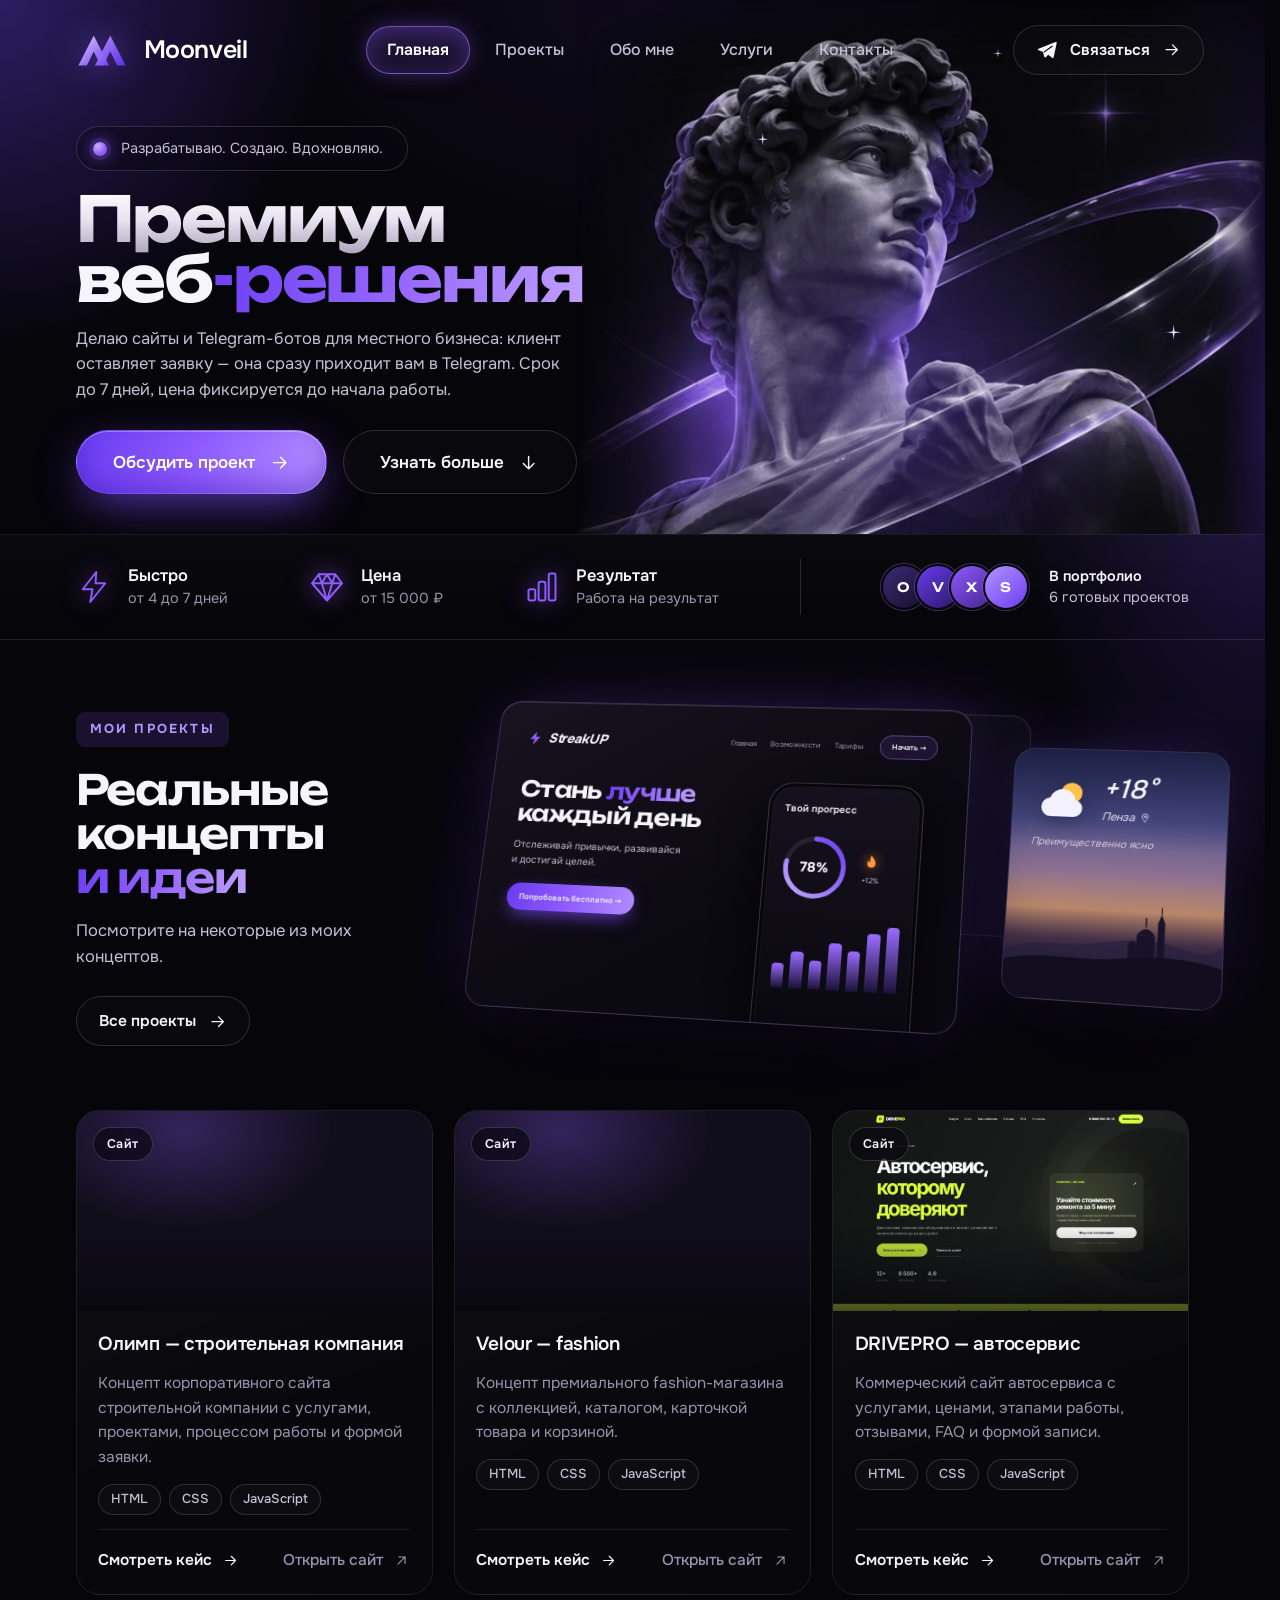
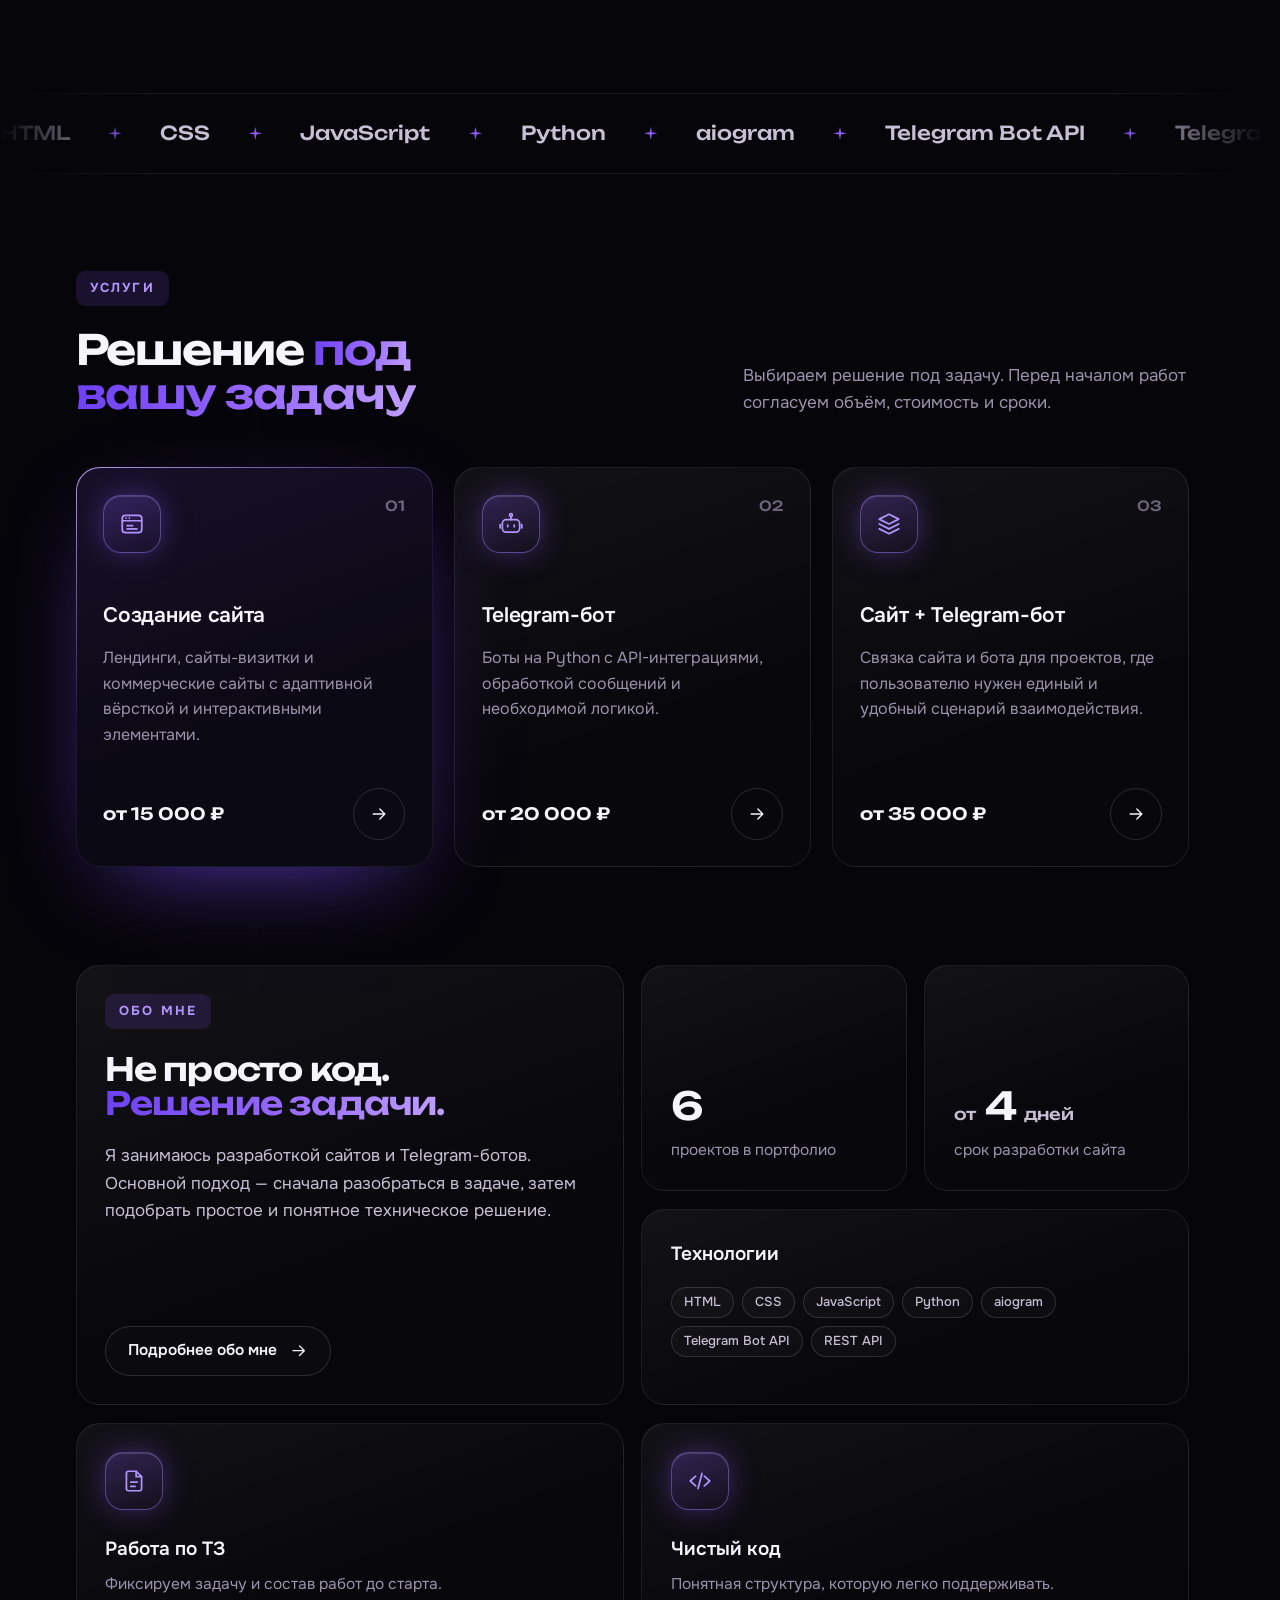
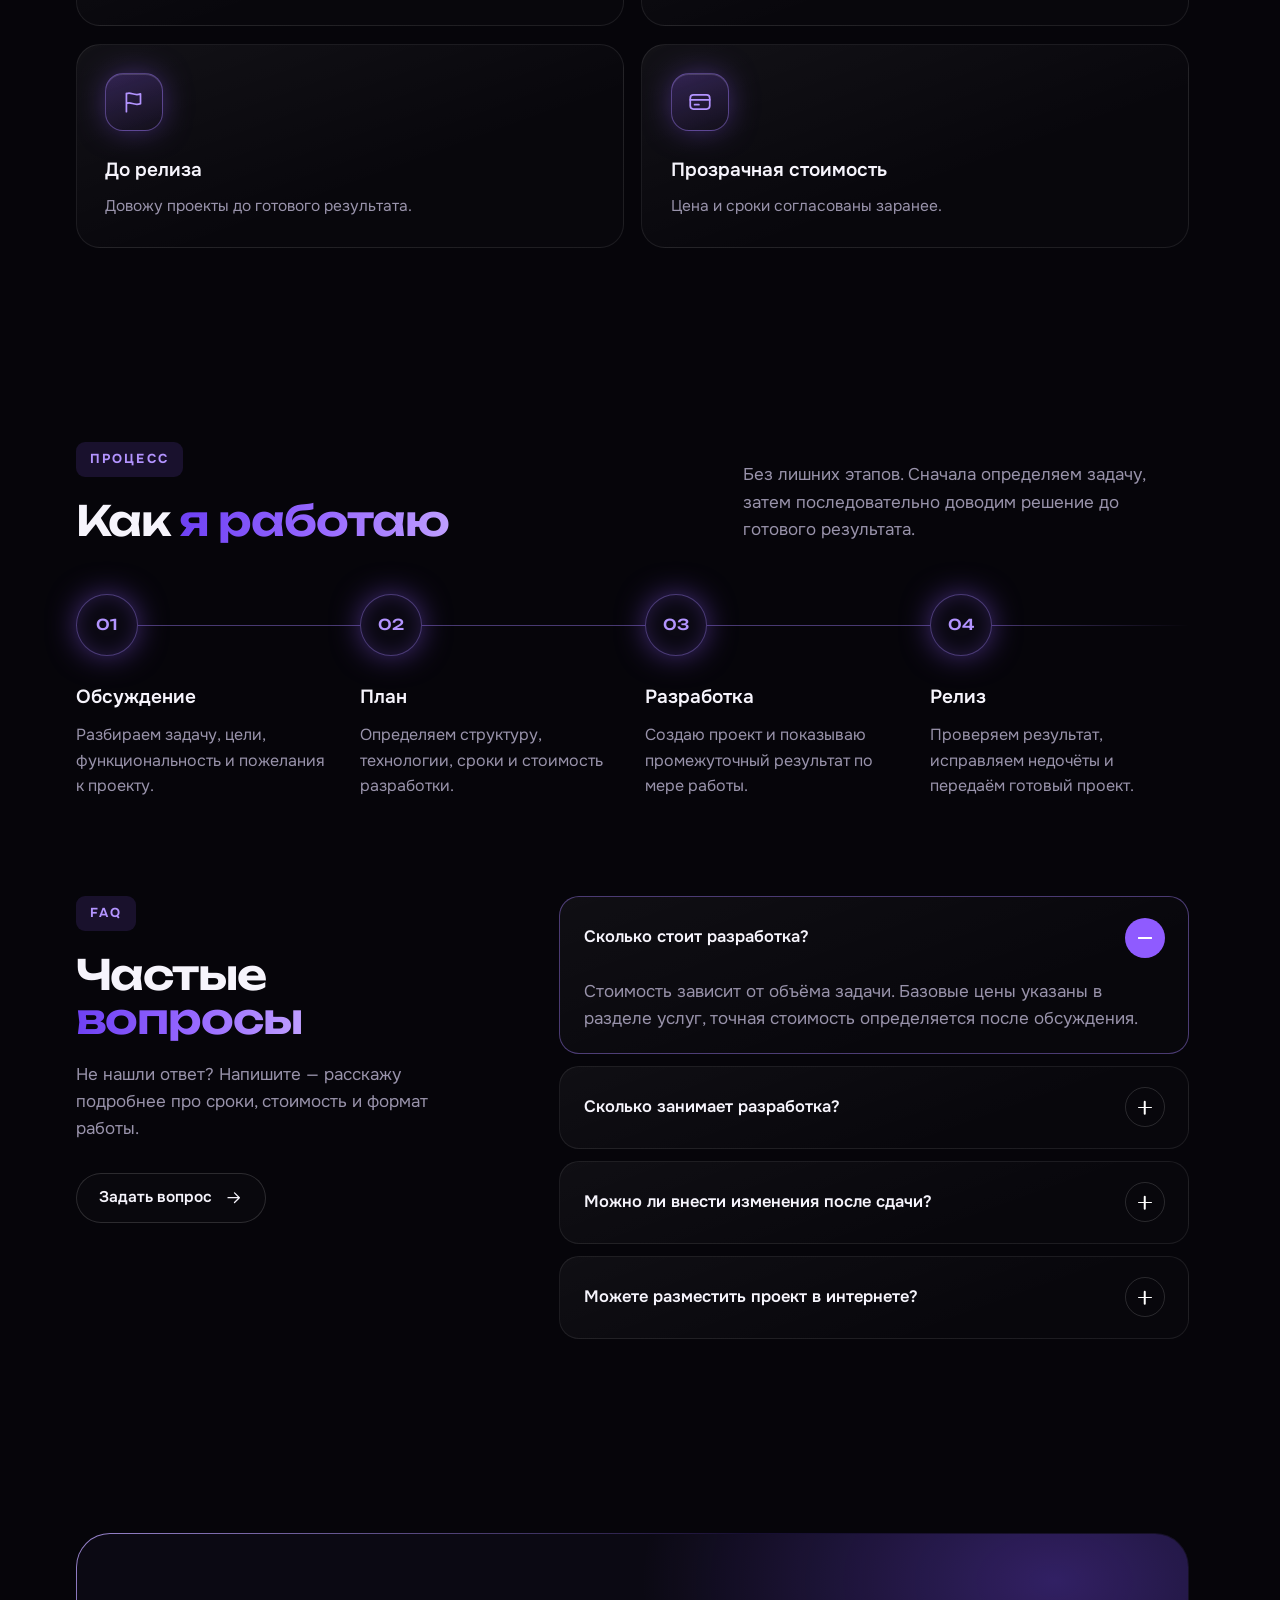
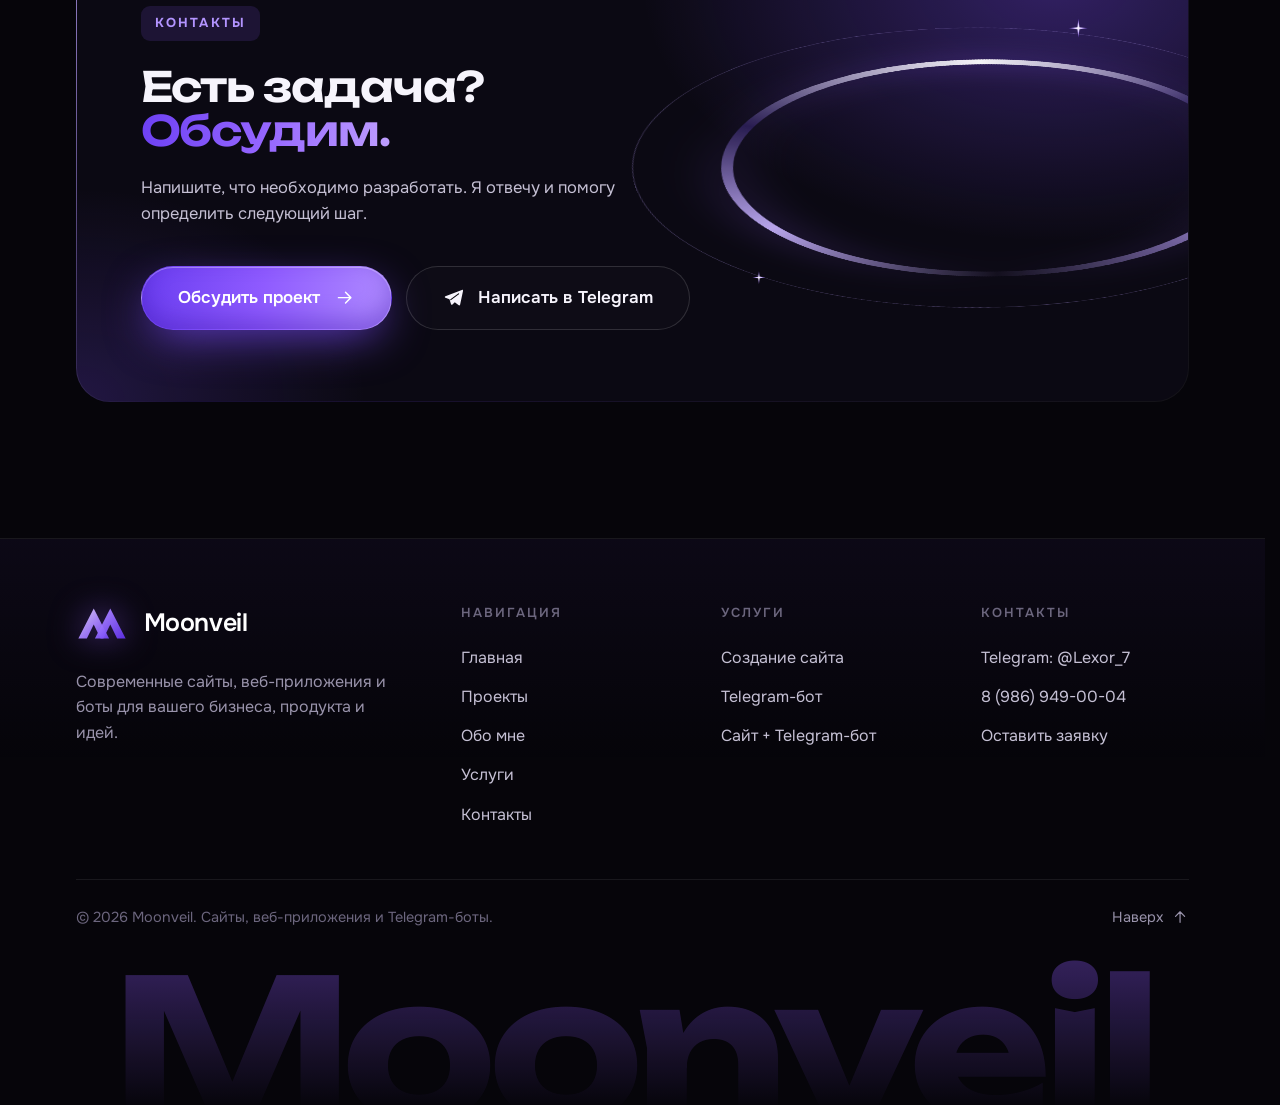
<file: index.html>
<!DOCTYPE html>
<html lang="ru">
<head>
  <meta charset="UTF-8">
  <meta name="viewport" content="width=device-width, initial-scale=1.0">
  <meta name="description" content="Moonveil — разработка современных сайтов, веб-приложений и Telegram-ботов для бизнеса, продуктов и идей.">
  <meta name="theme-color" content="#06050a">
  <meta property="og:type" content="website">
  <meta property="og:title" content="Moonveil — премиум веб-решения: сайты, веб-приложения и боты">
  <meta property="og:description" content="Moonveil — разработка современных сайтов, веб-приложений и Telegram-ботов для бизнеса, продуктов и идей.">
  <title>Moonveil — премиум веб-решения: сайты, веб-приложения и боты</title>

  <!-- Класс .js включает анимации появления. Если main.js не загрузился,
       класс снимается, и контент остаётся видимым -->
  <script>
    document.documentElement.classList.add("js");
    window.addEventListener("load", function () {
      setTimeout(function () {
        if (!window.MOONVEIL_READY) document.documentElement.classList.remove("js");
      }, 1200);
    });
  </script>

  <!-- Шрифты подключены в style.css (@font-face); здесь только ускорение загрузки -->
  <link rel="preload" as="font" type="font/woff2" crossorigin href="fonts/unbounded-cyrillic-wght-normal.woff2">
  <link rel="preload" as="font" type="font/woff2" crossorigin href="fonts/onest-cyrillic-wght-normal.woff2">
  <link rel="preload" as="image" href="images/hero-statue.jpg">
  <link rel="stylesheet" href="style.css">
  <link rel="icon" type="image/svg+xml" href="favicon.svg">
</head>

<body>
  <!-- SVG-спрайт: иконки подключаются через <use href="#i-..."> -->
  <svg xmlns="http://www.w3.org/2000/svg" width="0" height="0" style="position:absolute;overflow:hidden" aria-hidden="true" focusable="false">
    <defs>
      <linearGradient id="g-ring" x1="0" y1="0" x2="1" y2="1"><stop stop-color="#c3a9ff"/><stop offset="1" stop-color="#6a3df0"/></linearGradient>
    </defs>
    <symbol id="i-arrow" viewBox="0 0 24 24"><path d="M5 12h14M13 6l6 6-6 6"/></symbol>
    <symbol id="i-arrow-down" viewBox="0 0 24 24"><path d="M12 5v14M6 13l6 6 6-6"/></symbol>
    <symbol id="i-arrow-ur" viewBox="0 0 24 24"><path d="M7 17 17 7M8 7h9v9"/></symbol>
    <symbol id="i-plane" viewBox="0 0 24 24"><path fill="currentColor" stroke="none" d="M21.300 3.300 2.700 10.500c-.800.300-.800 1.400 0 1.700l4.600 1.700 1.800 5.500c.200.700 1.100.900 1.600.400l2.600-2.500 4.500 3.300c.600.400 1.400.100 1.500-.600l3.300-15.600c.200-.800-.600-1.400-1.300-1.100Z"/><path stroke="#06050a" stroke-width="1.300" d="M8.800 14.300 17.600 7.800"/></symbol>
    <symbol id="i-bolt" viewBox="0 0 24 24"><path d="M13.500 2 4.500 13.500h6.500l-1.500 8.500 10-12.500h-6.500L13.500 2Z"/></symbol>
    <symbol id="i-diamond" viewBox="0 0 24 24"><path d="M6.500 3.500h11L22 9.500 12 21 2 9.500l4.500-6ZM2 9.500h20M8.500 9.500 12 21l3.500-11.500M6.500 3.500l2 6 3.500-6 3.500 6 2-6"/></symbol>
    <symbol id="i-chart" viewBox="0 0 24 24"><rect x="3" y="13.500" width="4.500" height="7.500" rx="1.200"/><rect x="9.750" y="8.500" width="4.500" height="12.500" rx="1.200"/><rect x="16.500" y="3" width="4.500" height="18" rx="1.200"/></symbol>
    <symbol id="i-window" viewBox="0 0 24 24"><rect x="3" y="4" width="18" height="16" rx="3"/><path d="M3 9h18M6.500 6.500h.010M9.500 6.500h.010M7.500 13.500h5M7.500 16.500h9"/></symbol>
    <symbol id="i-bot" viewBox="0 0 24 24"><rect x="4" y="8" width="16" height="11.500" rx="3.500"/><path d="M12 8V5M9 13v1.500M15 13v1.500M2 12.500v3M22 12.500v3"/><circle cx="12" cy="3.700" r="1.300"/></symbol>
    <symbol id="i-layers" viewBox="0 0 24 24"><path d="m12 3 9 4.500-9 4.500-9-4.500L12 3ZM3 12l9 4.500 9-4.500M3 16.500 12 21l9-4.500"/></symbol>
    <symbol id="i-code" viewBox="0 0 24 24"><path d="m8 7.500-5 4.500 5 4.500M16 7.500l5 4.500-5 4.500M13.800 5l-3.600 14"/></symbol>
    <symbol id="i-check" viewBox="0 0 24 24"><path d="m5 12.500 4.500 4.500L19 7.500"/></symbol>
    <symbol id="i-phone" viewBox="0 0 24 24"><path d="M6.500 3h3l1.500 4.500-2 1.500a12 12 0 0 0 6 6l1.500-2 4.500 1.500v3a2 2 0 0 1-2 2A16.500 16.500 0 0 1 4.500 5a2 2 0 0 1 2-2Z"/></symbol>
    <symbol id="i-close" viewBox="0 0 24 24"><path d="M6 6l12 12M18 6 6 18"/></symbol>
    <symbol id="i-pin" viewBox="0 0 24 24"><path d="M12 21s7-6.200 7-11.500a7 7 0 1 0-14 0C5 14.800 12 21 12 21Z"/><circle cx="12" cy="9.500" r="2.500"/></symbol>
    <symbol id="i-clock" viewBox="0 0 24 24"><circle cx="12" cy="12" r="9"/><path d="M12 7v5l3.500 2"/></symbol>
    <symbol id="i-shield" viewBox="0 0 24 24"><path d="M12 3 4.500 6v5.500c0 4.500 3.200 8.300 7.500 9.500 4.300-1.200 7.500-5 7.500-9.500V6L12 3Z"/><path d="m9 12 2.200 2.200L15 10.400"/></symbol>
    <symbol id="i-doc" viewBox="0 0 24 24"><path d="M7 3h7l5 5v11a2 2 0 0 1-2 2H7a2 2 0 0 1-2-2V5a2 2 0 0 1 2-2Z"/><path d="M14 3v5h5M9 13h6M9 17h4"/></symbol>
    <symbol id="i-card" viewBox="0 0 24 24"><rect x="3" y="5.500" width="18" height="13" rx="3"/><path d="M3 10h18M7 14.500h4"/></symbol>
    <symbol id="i-flag" viewBox="0 0 24 24"><path d="M5 21V4M5 4.500c4-2.500 7 2.500 13 0v9c-6 2.500-9-2.500-13 0"/></symbol>
    <symbol id="i-globe" viewBox="0 0 24 24"><circle cx="12" cy="12" r="9"/><path d="M3 12h18M12 3c2.800 2.600 4 5.600 4 9s-1.200 6.400-4 9c-2.800-2.600-4-5.600-4-9s1.200-6.400 4-9Z"/></symbol>
    <symbol id="i-plug" viewBox="0 0 24 24"><path d="M9 3v5M15 3v5M6.500 8h11v3.500a5.500 5.500 0 0 1-11 0V8ZM12 17v4"/></symbol>
    <symbol id="i-tool" viewBox="0 0 24 24"><path d="M14.500 6.500a4 4 0 0 0 5 5L12 19a2.500 2.500 0 0 1-3.500-3.500l7.500-7.500a4 4 0 0 0-1.500-1.500ZM14.500 6.500 17 4"/></symbol>
    <symbol id="i-spark" viewBox="0 0 24 24"><path d="M12 2.500c.6 5.200 2.600 7.200 9.500 9.500-6.900 2.300-8.900 4.300-9.500 9.500-.6-5.200-2.600-7.200-9.500-9.500 6.900-2.300 8.900-4.300 9.500-9.500Z"/></symbol>
    <symbol id="i-flame" viewBox="0 0 24 24"><path d="M12 2c1 3.500 5 5.500 5 10.500a5 5 0 0 1-10 0c0-1.700.6-2.900 1.400-4 .3 1.600 1 2.500 2 2.800C10 8 10.500 4.700 12 2Z"/></symbol>
  </svg>
  <header class="header" id="header">
    <div class="container header__inner">
      <a class="logo" href="index.html" aria-label="Moonveil — на главную">
        <img src="images/logo-mark.svg" alt="" width="52" height="35">
        <span>Moonveil</span>
      </a>

      <nav class="nav" id="nav" aria-label="Основная навигация">
        <a class="nav__link is-active" href="index.html" aria-current="page">Главная</a>
        <a class="nav__link" href="projects.html">Проекты</a>
        <a class="nav__link" href="about.html">Обо мне</a>
        <a class="nav__link" href="services.html">Услуги</a>
        <a class="nav__link" href="contacts.html">Контакты</a>
        <a class="btn btn--primary nav__cta" href="https://t.me/Lexor_7" target="_blank" rel="noopener">
          <svg class="ico" aria-hidden="true"><use href="#i-plane"/></svg>
          Написать в Telegram
        </a>
      </nav>

      <div class="header__actions">
        <a class="btn btn--ghost btn--sm header__cta" href="https://t.me/Lexor_7" target="_blank" rel="noopener">
          <svg class="ico ico--plane" aria-hidden="true"><use href="#i-plane"/></svg>
          Связаться
          <svg class="ico ico--move" aria-hidden="true"><use href="#i-arrow"/></svg>
        </a>

        <button class="burger" id="burger" type="button" aria-label="Открыть меню" aria-expanded="false" aria-controls="nav">
          <span></span>
          <span></span>
        </button>
      </div>
    </div>
  </header>
  <main id="top">

    <!-- ГЛАВНЫЙ ЭКРАН -->
    <section class="hero">
      <div class="hero__glow" aria-hidden="true"></div>

      <!-- 3D-графика. Чтобы заменить, положите свою картинку в images/hero-statue.jpg -->
      <div class="hero__art" aria-hidden="true">
        <div class="hero__art-move" data-parallax="12">
          <img src="images/hero-statue.jpg" alt="" width="1042" height="614" fetchpriority="high">
          <i class="spark" style="left:27%;top:26%;--s:14px;--dl:-1s"></i>
          <i class="spark" style="left:84%;top:60%;--s:18px;--dl:-2.4s"></i>
          <i class="spark" style="left:60%;top:11%;--s:11px;--dl:-.6s"></i>
        </div>
      </div>

      <div class="container hero__inner">
        <div class="pill reveal">
          <span class="pill__dot"></span>
          Разрабатываю. Создаю. Вдохновляю.
        </div>

        <h1 class="hero__title reveal" style="--d:80ms">
          <span class="silver">Премиум</span><br>
          <span class="nowrap">веб<span class="grad">-решения</span></span>
        </h1>

        <p class="hero__lead reveal" style="--d:160ms">
           Делаю сайты и&nbsp;Telegram-ботов для&nbsp;местного бизнеса:
           клиент оставляет заявку&nbsp;— она сразу приходит вам
           в&nbsp;Telegram. Срок до&nbsp;7&nbsp;дней, цена фиксируется
           до&nbsp;начала работы.
        </p>

        <div class="hero__buttons reveal" style="--d:240ms">
          <button class="btn btn--primary js-open-modal" type="button">
            Обсудить проект
            <svg class="ico ico--move" aria-hidden="true"><use href="#i-arrow"/></svg>
          </button>

          <a class="btn btn--ghost" href="#projects">
            Узнать больше
            <svg class="ico ico--drop" aria-hidden="true"><use href="#i-arrow-down"/></svg>
          </a>
        </div>
      </div>
    </section>

    <!-- ПРЕИМУЩЕСТВА -->
    <section class="strip" aria-label="Преимущества">
      <div class="container strip__inner">
        <div class="feature reveal">
          <svg class="ico" aria-hidden="true"><use href="#i-bolt"/></svg>
          <div><b>Быстро</b><span>от 4 до 7 дней</span></div>
        </div>

        <div class="feature reveal" style="--d:80ms">
          <svg class="ico" aria-hidden="true"><use href="#i-diamond"/></svg>
          <div><b>Цена</b><span>от 15 000 ₽ </span></div>
        </div>

        <div class="feature reveal" style="--d:160ms">
          <svg class="ico" aria-hidden="true"><use href="#i-chart"/></svg>
          <div><b>Результат</b><span>Работа на результат</span></div>
        </div>

        <span class="strip__sep" aria-hidden="true"></span>

        <!-- Число проектов подставляет main.js по длине массива PROJECTS -->
        <div class="trust reveal" style="--d:240ms">
          <div class="avatars" aria-hidden="true"><span>О</span><span>V</span><span>Х</span><span>S</span></div>
          <p class="trust__text"><b>В портфолио</b><span data-projects-total>7 готовых проектов</span></p>
        </div>
      </div>
    </section>

    <!-- ПРОЕКТЫ -->
    <section class="section section--clip section--showcase" id="projects">
      <div class="container">
        <div class="showcase">
          <div class="showcase__copy">
            <span class="kicker reveal">Мои проекты</span>
            <h2 class="title reveal" style="--d:80ms">Реальные<br>концепты <span class="grad">и&nbsp;идеи</span></h2>
            <p class="reveal" style="--d:160ms">Посмотрите на некоторые из моих концептов.</p>
            <a class="btn btn--ghost btn--sm reveal" style="--d:240ms" href="projects.html">
              Все проекты
              <svg class="ico ico--move" aria-hidden="true"><use href="#i-arrow"/></svg>
            </a>
          </div>

          <!-- Декоративная 3D-сцена: карточки нарисованы на HTML/CSS -->
          <div class="scene reveal" style="--d:120ms" aria-hidden="true">
            <div class="scene__stage" data-tilt>
              <div class="mock mock--ghost"></div>

              <div class="mock mock--main">
                <div class="mock__bar">
                  <span class="mock__logo"><svg class="ico"><use href="#i-bolt"/></svg>StreakUP</span>
                  <span class="mock__nav"><span>Главная</span><span>Возможности</span><span>Тарифы</span></span>
                  <span class="mock__pill">Начать →</span>
                </div>

                <div class="mock__body">
                  <div class="mock__copy">
                    <b>Стань <em class="grad">лучше</em> каждый день</b>
                    <p>Отслеживай привычки, развивайся и достигай целей.</p>
                    <span class="mock__cta">Попробовать бесплатно →</span>
                  </div>

                  <div class="phone">
                    <span class="phone__title">Твой прогресс</span>
                    <div class="phone__row">
                      <div class="phone__ring">
                        <svg viewBox="0 0 100 100">
                          <circle cx="50" cy="50" r="42" fill="none" stroke="rgba(255,255,255,.08)" stroke-width="7"/>
                          <circle cx="50" cy="50" r="42" fill="none" stroke="url(#g-ring)" stroke-width="7" stroke-linecap="round" stroke-dasharray="264" stroke-dashoffset="58"/>
                        </svg>
                        <b>78%</b>
                      </div>
                      <span class="phone__flame"><svg class="ico"><use href="#i-flame"/></svg>+12%</span>
                    </div>
                    <div class="phone__bars">
                      <i style="height:38%"></i><i style="height:56%"></i><i style="height:44%"></i><i style="height:72%"></i><i style="height:60%"></i><i style="height:88%"></i><i style="height:100%"></i>
                    </div>
                  </div>
                </div>
              </div>

              <div class="mock mock--weather">
                <div class="weather">
                  <div class="weather__top">
                    <svg class="weather__icon" viewBox="0 0 64 52">
                      <circle cx="41" cy="18" r="12" fill="#ffc34d"/>
                      <path d="M18 46a11 11 0 0 1-1.500-21.900 15 15 0 0 1 29 2.100A10 10 0 0 1 44 46Z" fill="#f5f2ff"/>
                    </svg>
                    <div>
                      <span class="weather__temp">+18°</span>
                      <span class="weather__city">Пенза <svg class="ico"><use href="#i-pin"/></svg></span>
                    </div>
                  </div>
                  <span class="weather__note">Преимущественно ясно</span>

                  <svg class="weather__land" viewBox="0 0 320 180" preserveAspectRatio="xMidYMax slice">
                    <path d="M0 110C40 92 80 100 120 96s80-18 130-4 50 8 70-2v90H0Z" fill="#2a2140" opacity=".8"/>
                    <g fill="#17122a">
                      <rect x="196" y="78" width="26" height="42"/>
                      <path d="M196 78q13-18 26 0Z"/>
                      <rect x="208" y="52" width="2" height="14"/>
                      <rect x="226" y="62" width="10" height="58"/>
                      <path d="m225 62 6-16 6 16Z"/>
                      <rect x="230.300" y="36" width="1.400" height="10"/>
                      <rect x="184" y="92" width="12" height="28"/>
                      <path d="M184 92q6-9 12 0Z"/>
                    </g>
                    <path d="M0 126c50-18 110-4 160-10s100-12 160 6v58H0Z" fill="#120e20"/>
                  </svg>
                </div>
              </div>
            </div>
          </div>
        </div>

        <!-- Избранные проекты: карточки рисует main.js из массива PROJECTS -->
        <div class="pgrid" data-projects="featured" data-limit="3" style="margin-top:clamp(48px,5vw,100px)"></div>
      </div>
    </section>

    <!-- СТЕК -->
    <div class="marquee" aria-label="Технологии: HTML, CSS, JavaScript, Python, aiogram, Telegram Bot API, REST API">
      <div class="marquee__track" aria-hidden="true">
        <span>HTML</span><span>CSS</span><span>JavaScript</span><span>Python</span><span>aiogram</span><span>Telegram Bot API</span><span>Telegram Web App</span><span>REST API</span><span>Адаптивная вёрстка</span><span>Анимации</span>
      </div>
    </div>

    <!-- УСЛУГИ -->
    <section class="section" id="services">
      <div class="container">
        <div class="head">
          <div>
            <span class="kicker reveal">Услуги</span>
            <h2 class="title reveal" style="--d:80ms">Решение <span class="grad">под вашу задачу</span></h2>
          </div>
          <p class="reveal" style="--d:160ms">Выбираем решение под задачу. Перед началом работ согласуем объём, стоимость и сроки.</p>
        </div>

        <div class="sgrid">
          <a class="card card--hover card--accent scard reveal" href="services.html#site">
            <div class="scard__top">
              <span class="tile"><svg class="ico" aria-hidden="true"><use href="#i-window"/></svg></span>
              <span class="scard__num">01</span>
            </div>
            <h3>Создание сайта</h3>
            <p>Лендинги, сайты-визитки и коммерческие сайты с адаптивной вёрсткой и интерактивными элементами.</p>
            <div class="scard__foot">
              <span class="scard__price">от 15 000 ₽</span>
              <span class="round"><svg class="ico" aria-hidden="true"><use href="#i-arrow"/></svg></span>
            </div>
          </a>

          <a class="card card--hover scard reveal" style="--d:90ms" href="services.html#bot">
            <div class="scard__top">
              <span class="tile"><svg class="ico" aria-hidden="true"><use href="#i-bot"/></svg></span>
              <span class="scard__num">02</span>
            </div>
            <h3>Telegram-бот</h3>
            <p>Боты на Python с API-интеграциями, обработкой сообщений и необходимой логикой.</p>
            <div class="scard__foot">
              <span class="scard__price">от 20 000 ₽</span>
              <span class="round"><svg class="ico" aria-hidden="true"><use href="#i-arrow"/></svg></span>
            </div>
          </a>

          <a class="card card--hover scard reveal" style="--d:180ms" href="services.html#combo">
            <div class="scard__top">
              <span class="tile"><svg class="ico" aria-hidden="true"><use href="#i-layers"/></svg></span>
              <span class="scard__num">03</span>
            </div>
            <h3>Сайт + Telegram-бот</h3>
            <p>Связка сайта и бота для проектов, где пользователю нужен единый и удобный сценарий взаимодействия.</p>
            <div class="scard__foot">
              <span class="scard__price">от 35 000 ₽</span>
              <span class="round"><svg class="ico" aria-hidden="true"><use href="#i-arrow"/></svg></span>
            </div>
          </a>
        </div>
      </div>
    </section>

    <!-- ОБО МНЕ -->
    <section class="section section--flush" id="about">
      <div class="container">
        <div class="bento">
          <article class="card bento__main reveal">
            <span class="kicker">Обо мне</span>
            <h2 class="title title--sm">Не просто код. <span class="grad">Решение задачи.</span></h2>
            <p>Я занимаюсь разработкой сайтов и Telegram-ботов. Основной подход — сначала разобраться в задаче, затем подобрать простое и понятное техническое решение.</p>
            <a class="btn btn--ghost btn--sm" href="about.html">
              Подробнее обо мне
              <svg class="ico ico--move" aria-hidden="true"><use href="#i-arrow"/></svg>
            </a>
          </article>

          <article class="card bento__stat stat reveal" style="--d:80ms">
            <b data-projects-count>7</b>
            <span>проектов в портфолио</span>
          </article>

          <article class="card bento__stat stat reveal" style="--d:160ms">
            <b><small>от</small> 4 <small>дней</small></b>
            <span>срок разработки сайта</span>
          </article>

          <article class="card bento__wide reveal" style="--d:120ms">
            <h3>Технологии</h3>
            <ul class="tags">
              <li>HTML</li><li>CSS</li><li>JavaScript</li><li>Python</li><li>aiogram</li><li>Telegram Bot API</li><li>REST API</li>
            </ul>
          </article>

          <article class="card bento__cell reveal">
            <span class="tile"><svg class="ico" aria-hidden="true"><use href="#i-doc"/></svg></span>
            <h3>Работа по ТЗ</h3>
            <p>Фиксируем задачу и состав работ до старта.</p>
          </article>

          <article class="card bento__cell reveal" style="--d:80ms">
            <span class="tile"><svg class="ico" aria-hidden="true"><use href="#i-code"/></svg></span>
            <h3>Чистый код</h3>
            <p>Понятная структура, которую легко поддерживать.</p>
          </article>

          <article class="card bento__cell reveal" style="--d:160ms">
            <span class="tile"><svg class="ico" aria-hidden="true"><use href="#i-flag"/></svg></span>
            <h3>До релиза</h3>
            <p>Довожу проекты до готового результата.</p>
          </article>

          <article class="card bento__cell reveal" style="--d:240ms">
            <span class="tile"><svg class="ico" aria-hidden="true"><use href="#i-card"/></svg></span>
            <h3>Прозрачная стоимость</h3>
            <p>Цена и сроки согласованы заранее.</p>
          </article>
        </div>
      </div>
    </section>

    <!-- ПРОЦЕСС -->
    <section class="section" id="process">
      <div class="container">
        <div class="head">
          <div>
            <span class="kicker reveal">Процесс</span>
            <h2 class="title reveal" style="--d:80ms">Как <span class="grad">я работаю</span></h2>
          </div>
          <p class="reveal" style="--d:160ms">Без лишних этапов. Сначала определяем задачу, затем последовательно доводим решение до готового результата.</p>
        </div>

        <ol class="steps">
          <li class="step reveal">
            <span class="step__num">01</span>
            <h3>Обсуждение</h3>
            <p>Разбираем задачу, цели, функциональность и пожелания к проекту.</p>
          </li>
          <li class="step reveal" style="--d:90ms">
            <span class="step__num">02</span>
            <h3>План</h3>
            <p>Определяем структуру, технологии, сроки и стоимость разработки.</p>
          </li>
          <li class="step reveal" style="--d:180ms">
            <span class="step__num">03</span>
            <h3>Разработка</h3>
            <p>Создаю проект и показываю промежуточный результат по мере работы.</p>
          </li>
          <li class="step reveal" style="--d:270ms">
            <span class="step__num">04</span>
            <h3>Релиз</h3>
            <p>Проверяем результат, исправляем недочёты и передаём готовый проект.</p>
          </li>
        </ol>
      </div>
    </section>

    <!-- FAQ -->
    <section class="section section--flush" id="faq">
      <div class="container">
        <div class="split">
          <div class="split__side">
            <span class="kicker reveal">FAQ</span>
            <h2 class="title reveal" style="--d:80ms">Частые <span class="grad">вопросы</span></h2>
            <p class="reveal" style="--d:160ms">Не нашли ответ? Напишите — расскажу подробнее про сроки, стоимость и формат работы.</p>
            <a class="btn btn--ghost btn--sm reveal" style="--d:240ms" href="contacts.html">
              Задать вопрос
              <svg class="ico ico--move" aria-hidden="true"><use href="#i-arrow"/></svg>
            </a>
          </div>

          <div class="faq">
            <details class="faq__item reveal" open>
              <summary>Сколько стоит разработка? <span class="faq__plus" aria-hidden="true"></span></summary>
              <div class="faq__body">Стоимость зависит от объёма задачи. Базовые цены указаны в разделе услуг, точная стоимость определяется после обсуждения.</div>
            </details>
            <details class="faq__item reveal" style="--d:70ms">
              <summary>Сколько занимает разработка? <span class="faq__plus" aria-hidden="true"></span></summary>
              <div class="faq__body">Небольшой сайт может быть готов примерно от 4 до 7 дней. Более сложные проекты требуют больше времени.</div>
            </details>
            <details class="faq__item reveal" style="--d:140ms">
              <summary>Можно ли внести изменения после сдачи? <span class="faq__plus" aria-hidden="true"></span></summary>
              <div class="faq__body">Да. Объём дополнительных изменений согласуется отдельно.</div>
            </details>
            <details class="faq__item reveal" style="--d:210ms">
              <summary>Можете разместить проект в интернете? <span class="faq__plus" aria-hidden="true"></span></summary>
              <div class="faq__body">Да. Могу помочь с публикацией сайта или размещением Telegram-бота на подходящем сервере.</div>
            </details>
          </div>
        </div>
      </div>
    </section>

    <!-- CTA -->
    <section class="section">
      <div class="container">
        <div class="cta reveal">
          <div class="cta__decor" aria-hidden="true">
            <span class="ring ring--thin"></span>
            <span class="ring"></span>
            <i class="spark" style="right:9%;top:18%;--s:20px"></i>
            <i class="spark" style="right:38%;top:72%;--s:14px;--dl:-2s"></i>
          </div>

          <span class="kicker">Контакты</span>
          <h2 class="title">Есть задача? <span class="grad">Обсудим.</span></h2>
          <p>Напишите, что необходимо разработать. Я отвечу и помогу определить следующий шаг.</p>

          <div class="cta__actions">
            <button class="btn btn--primary js-open-modal" type="button">
              Обсудить проект
              <svg class="ico ico--move" aria-hidden="true"><use href="#i-arrow"/></svg>
            </button>
            <a class="btn btn--ghost" href="https://t.me/Lexor_7" target="_blank" rel="noopener">
              <svg class="ico" aria-hidden="true"><use href="#i-plane"/></svg>
              Написать в Telegram
            </a>
          </div>
        </div>
      </div>
    </section>
  </main>

  <footer class="footer">
    <div class="container">
      <div class="footer__top">
        <div class="footer__brand">
          <a class="logo" href="index.html" aria-label="Moonveil — на главную">
            <img src="images/logo-mark.svg" alt="" width="52" height="35">
            <span>Moonveil</span>
          </a>
          <p>Современные сайты, веб-приложения и боты для вашего бизнеса, продукта и идей.</p>
        </div>

        <nav class="footer__col" aria-label="Разделы сайта">
          <h4>Навигация</h4>
          <ul>
            <li><a href="index.html">Главная</a></li>
            <li><a href="projects.html">Проекты</a></li>
            <li><a href="about.html">Обо мне</a></li>
            <li><a href="services.html">Услуги</a></li>
            <li><a href="contacts.html">Контакты</a></li>
          </ul>
        </nav>

        <div class="footer__col">
          <h4>Услуги</h4>
          <ul>
            <li><a href="services.html#site">Создание сайта</a></li>
            <li><a href="services.html#bot">Telegram-бот</a></li>
            <li><a href="services.html#combo">Сайт + Telegram-бот</a></li>
          </ul>
        </div>

        <div class="footer__col">
          <h4>Контакты</h4>
          <ul>
            <li><a href="https://t.me/Lexor_7" target="_blank" rel="noopener">Telegram: @Lexor_7</a></li>
            <li><a href="tel:+79869490004">8 (986) 949-00-04</a></li>
            <li><a href="contacts.html">Оставить заявку</a></li>
          </ul>
        </div>
      </div>

      <div class="footer__bottom">
        <p>© <span data-year>2026</span> Moonveil. Сайты, веб-приложения и Telegram-боты.</p>
        <a href="#top">Наверх <svg class="ico" aria-hidden="true" style="transform:rotate(-90deg)"><use href="#i-arrow"/></svg></a>
      </div>
    </div>

    <p class="footer__word" aria-hidden="true">Moonveil</p>
  </footer>
  <script src="main.js"></script>
</body>
</html>
</file>
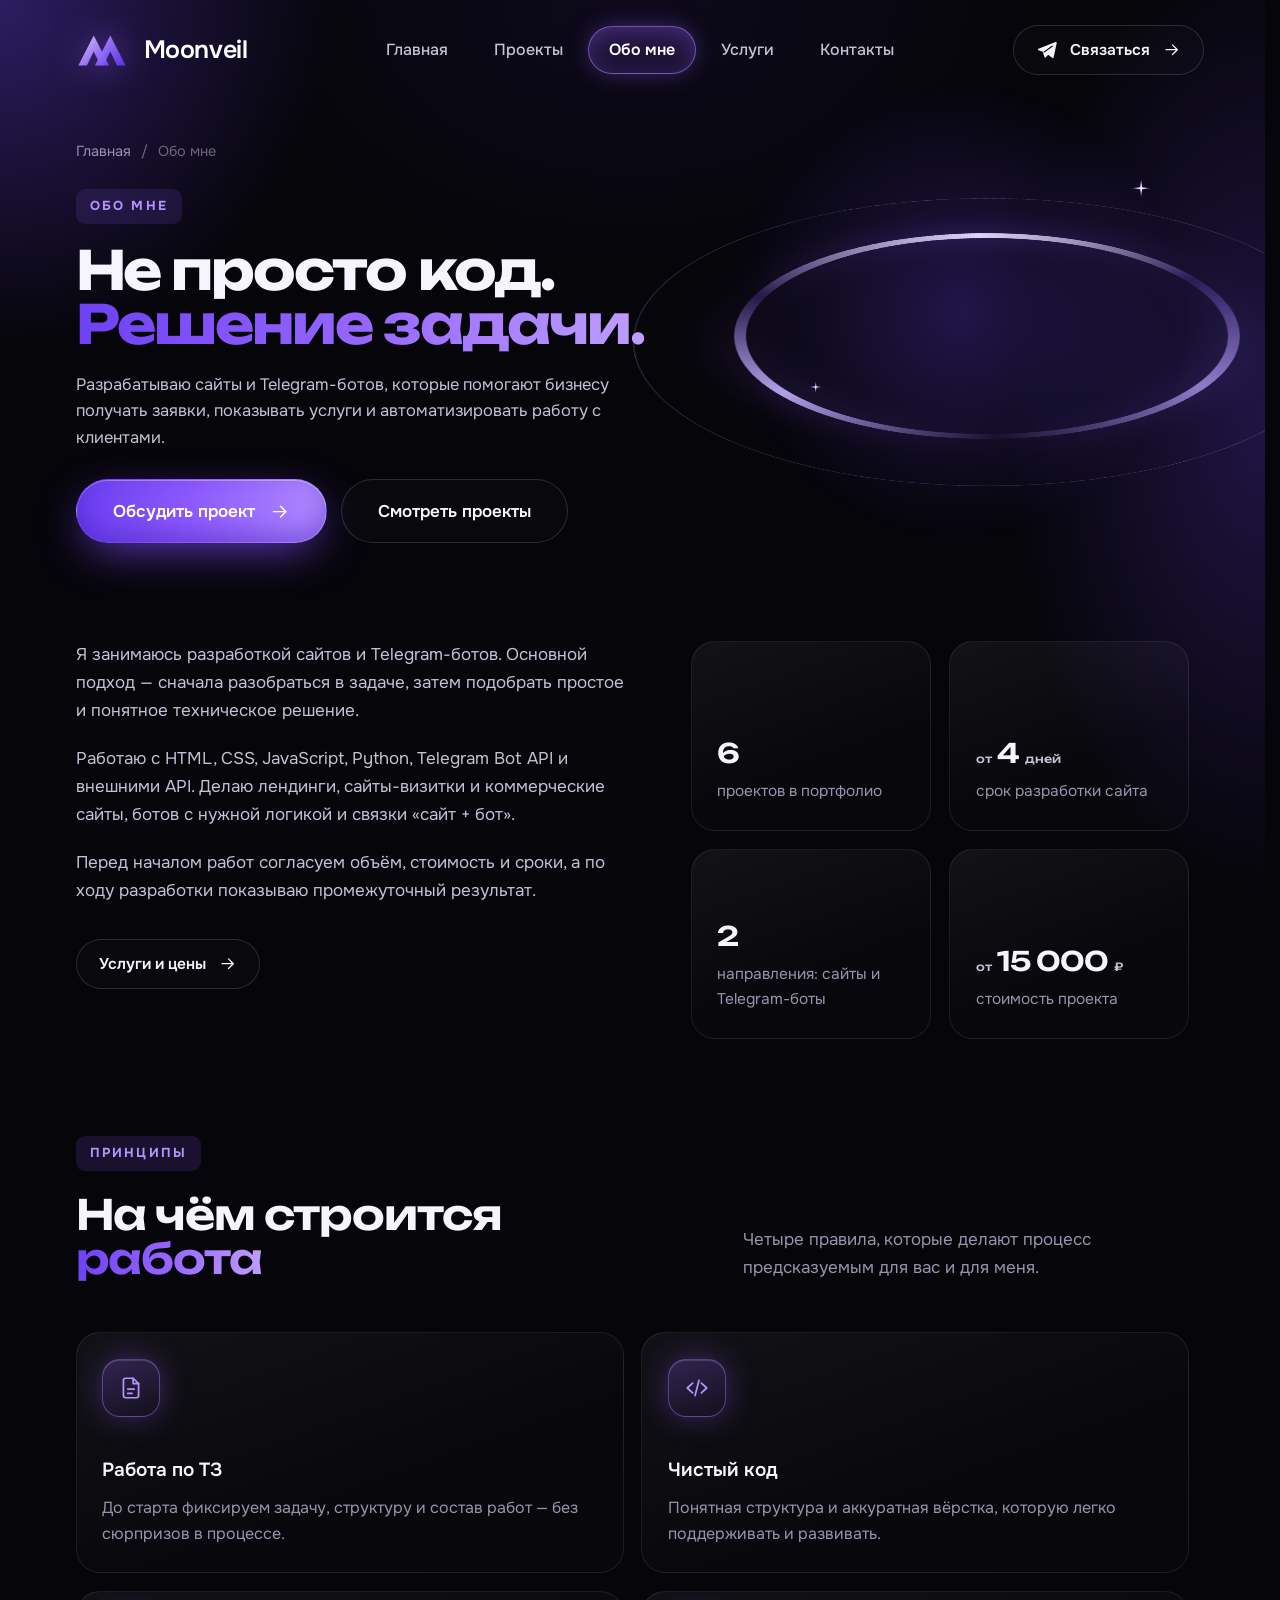
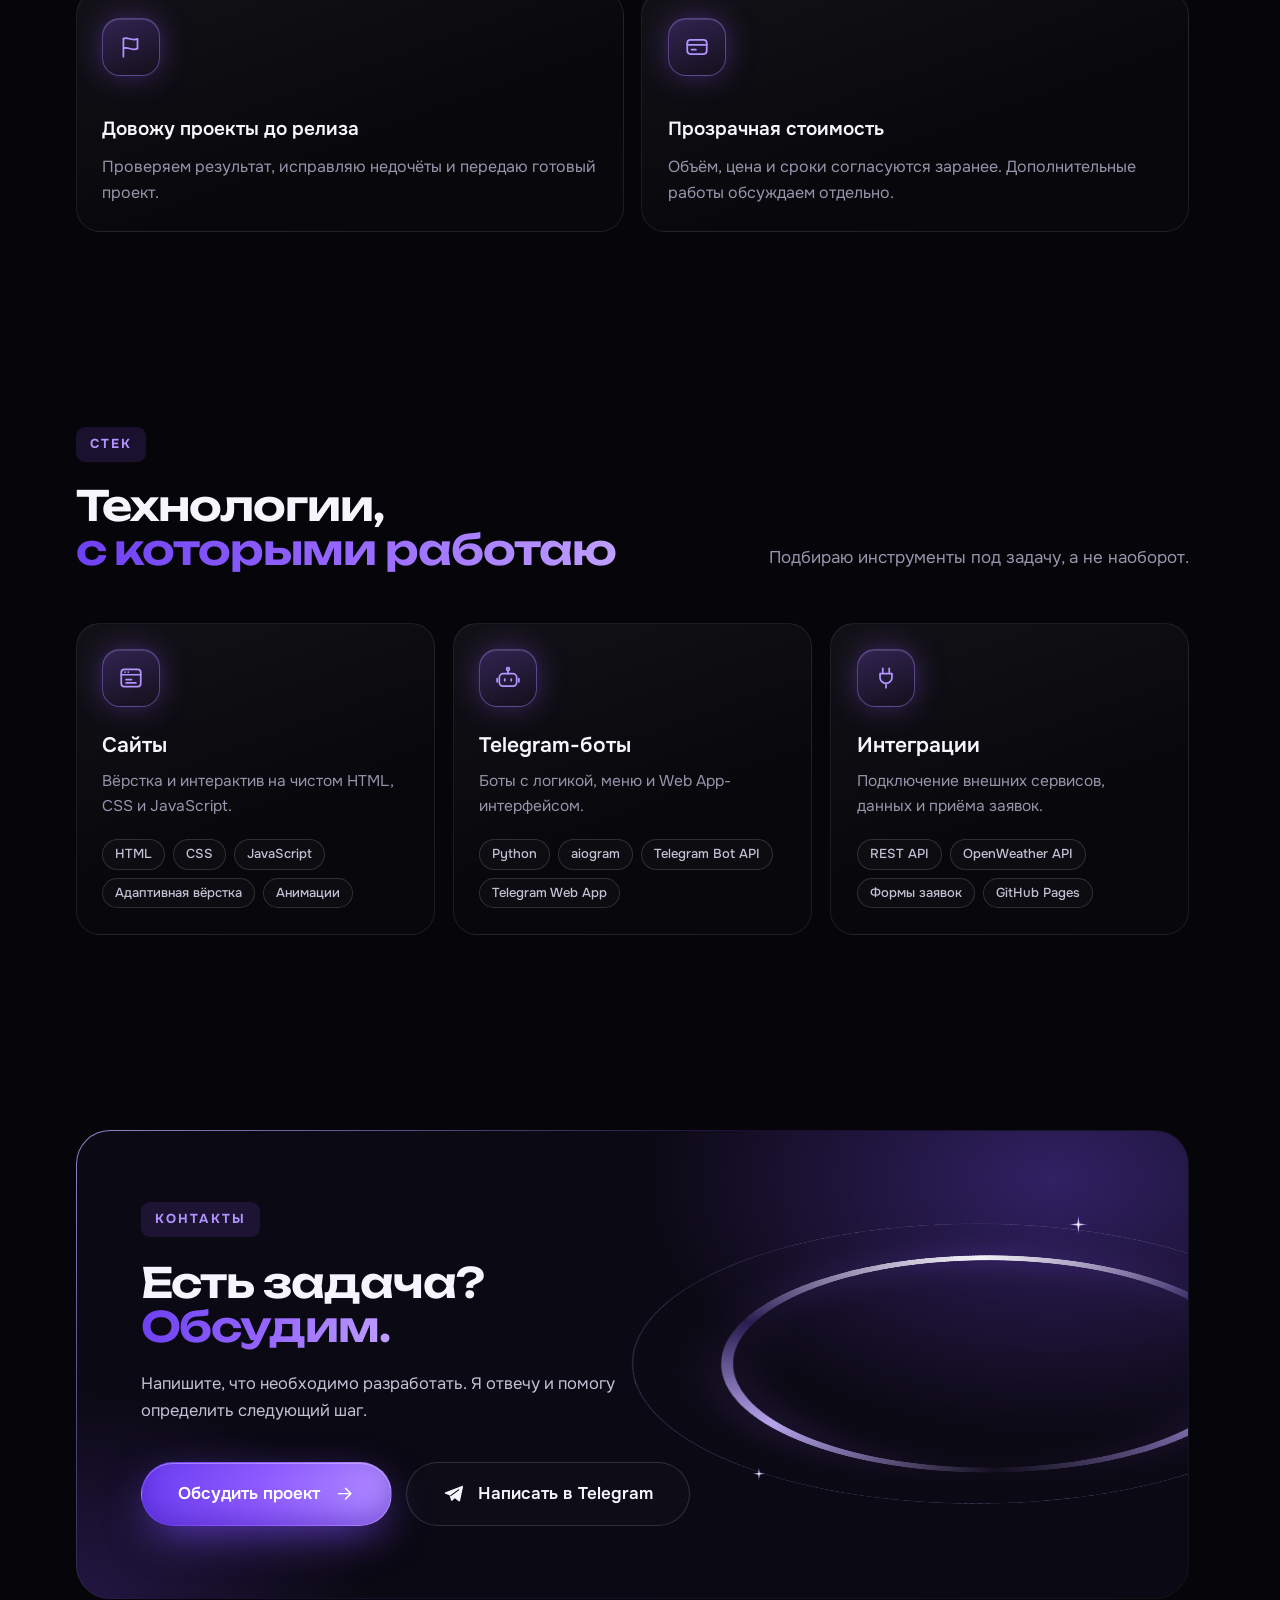
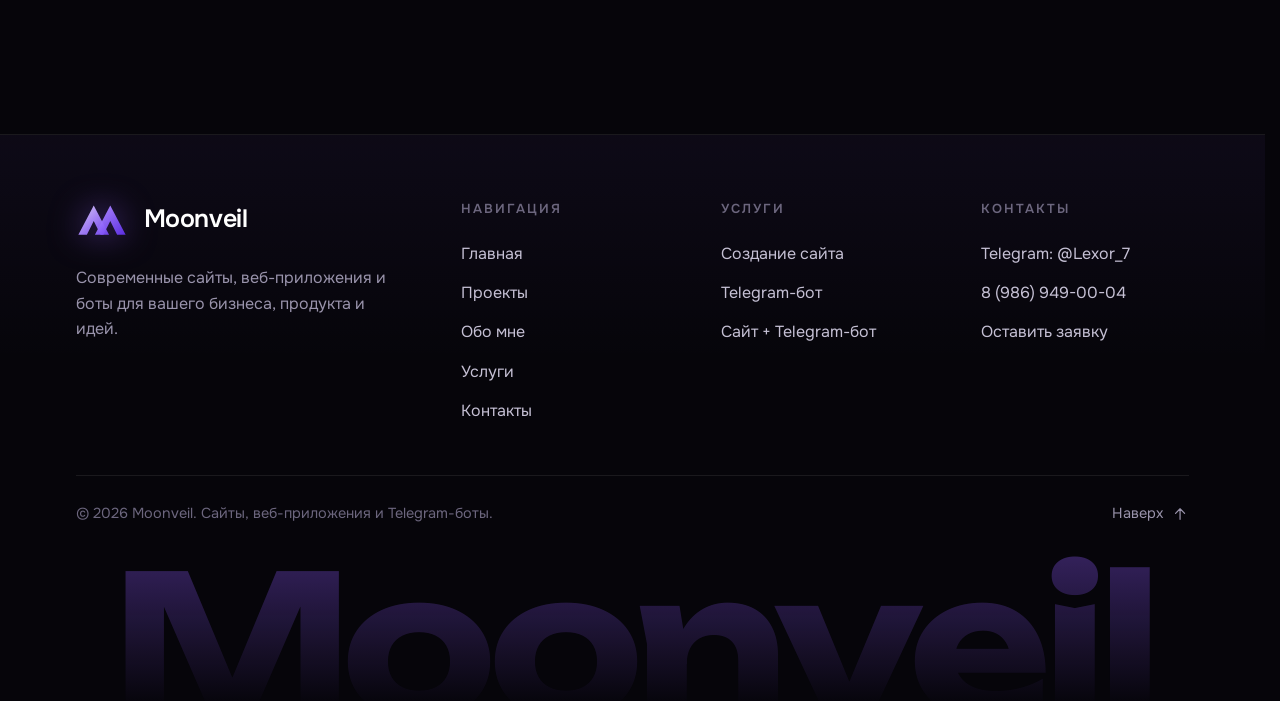
<file: about.html>
<!DOCTYPE html>
<html lang="ru">
<head>
  <meta charset="UTF-8">
  <meta name="viewport" content="width=device-width, initial-scale=1.0">
  <meta name="description" content="Разработчик сайтов и Telegram-ботов: подход к работе, принципы и стек технологий.">
  <meta name="theme-color" content="#06050a">
  <meta property="og:type" content="website">
  <meta property="og:title" content="Обо мне — Moonveil">
  <meta property="og:description" content="Разработчик сайтов и Telegram-ботов: подход к работе, принципы и стек технологий.">
  <title>Обо мне — Moonveil</title>

  <!-- Класс .js включает анимации появления. Если main.js не загрузился,
       класс снимается, и контент остаётся видимым -->
  <script>
    document.documentElement.classList.add("js");
    window.addEventListener("load", function () {
      setTimeout(function () {
        if (!window.MOONVEIL_READY) document.documentElement.classList.remove("js");
      }, 1200);
    });
  </script>

  <!-- Шрифты подключены в style.css (@font-face); здесь только ускорение загрузки -->
  <link rel="preload" as="font" type="font/woff2" crossorigin href="fonts/unbounded-cyrillic-wght-normal.woff2">
  <link rel="preload" as="font" type="font/woff2" crossorigin href="fonts/onest-cyrillic-wght-normal.woff2">
  <link rel="stylesheet" href="style.css">
  <link rel="icon" type="image/svg+xml" href="favicon.svg">
</head>

<body>
  <!-- SVG-спрайт: иконки подключаются через <use href="#i-..."> -->
  <svg xmlns="http://www.w3.org/2000/svg" width="0" height="0" style="position:absolute;overflow:hidden" aria-hidden="true" focusable="false">
    <defs>
      <linearGradient id="g-ring" x1="0" y1="0" x2="1" y2="1"><stop stop-color="#c3a9ff"/><stop offset="1" stop-color="#6a3df0"/></linearGradient>
    </defs>
    <symbol id="i-arrow" viewBox="0 0 24 24"><path d="M5 12h14M13 6l6 6-6 6"/></symbol>
    <symbol id="i-arrow-down" viewBox="0 0 24 24"><path d="M12 5v14M6 13l6 6 6-6"/></symbol>
    <symbol id="i-arrow-ur" viewBox="0 0 24 24"><path d="M7 17 17 7M8 7h9v9"/></symbol>
    <symbol id="i-plane" viewBox="0 0 24 24"><path fill="currentColor" stroke="none" d="M21.300 3.300 2.700 10.500c-.800.300-.800 1.400 0 1.700l4.600 1.700 1.800 5.500c.200.700 1.100.900 1.600.400l2.600-2.500 4.500 3.300c.600.400 1.400.100 1.500-.600l3.300-15.600c.200-.800-.600-1.400-1.300-1.100Z"/><path stroke="#06050a" stroke-width="1.300" d="M8.800 14.300 17.600 7.800"/></symbol>
    <symbol id="i-bolt" viewBox="0 0 24 24"><path d="M13.500 2 4.500 13.500h6.500l-1.500 8.500 10-12.500h-6.500L13.500 2Z"/></symbol>
    <symbol id="i-diamond" viewBox="0 0 24 24"><path d="M6.500 3.500h11L22 9.500 12 21 2 9.500l4.500-6ZM2 9.500h20M8.500 9.500 12 21l3.500-11.500M6.500 3.500l2 6 3.500-6 3.500 6 2-6"/></symbol>
    <symbol id="i-chart" viewBox="0 0 24 24"><rect x="3" y="13.500" width="4.500" height="7.500" rx="1.200"/><rect x="9.750" y="8.500" width="4.500" height="12.500" rx="1.200"/><rect x="16.500" y="3" width="4.500" height="18" rx="1.200"/></symbol>
    <symbol id="i-window" viewBox="0 0 24 24"><rect x="3" y="4" width="18" height="16" rx="3"/><path d="M3 9h18M6.500 6.500h.010M9.500 6.500h.010M7.500 13.500h5M7.500 16.500h9"/></symbol>
    <symbol id="i-bot" viewBox="0 0 24 24"><rect x="4" y="8" width="16" height="11.500" rx="3.500"/><path d="M12 8V5M9 13v1.500M15 13v1.500M2 12.500v3M22 12.500v3"/><circle cx="12" cy="3.700" r="1.300"/></symbol>
    <symbol id="i-layers" viewBox="0 0 24 24"><path d="m12 3 9 4.500-9 4.500-9-4.500L12 3ZM3 12l9 4.500 9-4.500M3 16.500 12 21l9-4.500"/></symbol>
    <symbol id="i-code" viewBox="0 0 24 24"><path d="m8 7.500-5 4.500 5 4.500M16 7.500l5 4.500-5 4.500M13.800 5l-3.600 14"/></symbol>
    <symbol id="i-check" viewBox="0 0 24 24"><path d="m5 12.500 4.500 4.500L19 7.500"/></symbol>
    <symbol id="i-phone" viewBox="0 0 24 24"><path d="M6.500 3h3l1.500 4.500-2 1.500a12 12 0 0 0 6 6l1.500-2 4.500 1.500v3a2 2 0 0 1-2 2A16.500 16.500 0 0 1 4.500 5a2 2 0 0 1 2-2Z"/></symbol>
    <symbol id="i-close" viewBox="0 0 24 24"><path d="M6 6l12 12M18 6 6 18"/></symbol>
    <symbol id="i-pin" viewBox="0 0 24 24"><path d="M12 21s7-6.200 7-11.500a7 7 0 1 0-14 0C5 14.800 12 21 12 21Z"/><circle cx="12" cy="9.500" r="2.500"/></symbol>
    <symbol id="i-clock" viewBox="0 0 24 24"><circle cx="12" cy="12" r="9"/><path d="M12 7v5l3.500 2"/></symbol>
    <symbol id="i-shield" viewBox="0 0 24 24"><path d="M12 3 4.500 6v5.500c0 4.500 3.200 8.300 7.500 9.500 4.300-1.200 7.500-5 7.500-9.500V6L12 3Z"/><path d="m9 12 2.200 2.200L15 10.400"/></symbol>
    <symbol id="i-doc" viewBox="0 0 24 24"><path d="M7 3h7l5 5v11a2 2 0 0 1-2 2H7a2 2 0 0 1-2-2V5a2 2 0 0 1 2-2Z"/><path d="M14 3v5h5M9 13h6M9 17h4"/></symbol>
    <symbol id="i-card" viewBox="0 0 24 24"><rect x="3" y="5.500" width="18" height="13" rx="3"/><path d="M3 10h18M7 14.500h4"/></symbol>
    <symbol id="i-flag" viewBox="0 0 24 24"><path d="M5 21V4M5 4.500c4-2.500 7 2.500 13 0v9c-6 2.500-9-2.500-13 0"/></symbol>
    <symbol id="i-globe" viewBox="0 0 24 24"><circle cx="12" cy="12" r="9"/><path d="M3 12h18M12 3c2.800 2.600 4 5.600 4 9s-1.200 6.400-4 9c-2.800-2.600-4-5.600-4-9s1.200-6.400 4-9Z"/></symbol>
    <symbol id="i-plug" viewBox="0 0 24 24"><path d="M9 3v5M15 3v5M6.500 8h11v3.500a5.500 5.500 0 0 1-11 0V8ZM12 17v4"/></symbol>
    <symbol id="i-tool" viewBox="0 0 24 24"><path d="M14.500 6.500a4 4 0 0 0 5 5L12 19a2.500 2.500 0 0 1-3.500-3.500l7.500-7.500a4 4 0 0 0-1.500-1.500ZM14.500 6.500 17 4"/></symbol>
    <symbol id="i-spark" viewBox="0 0 24 24"><path d="M12 2.500c.6 5.200 2.600 7.200 9.500 9.500-6.900 2.300-8.900 4.300-9.500 9.500-.6-5.200-2.600-7.200-9.500-9.500 6.900-2.300 8.900-4.300 9.500-9.500Z"/></symbol>
    <symbol id="i-flame" viewBox="0 0 24 24"><path d="M12 2c1 3.500 5 5.500 5 10.500a5 5 0 0 1-10 0c0-1.700.6-2.900 1.400-4 .3 1.600 1 2.500 2 2.800C10 8 10.500 4.700 12 2Z"/></symbol>
  </svg>
  <header class="header" id="header">
    <div class="container header__inner">
      <a class="logo" href="index.html" aria-label="Moonveil — на главную">
        <img src="images/logo-mark.svg" alt="" width="52" height="35">
        <span>Moonveil</span>
      </a>

      <nav class="nav" id="nav" aria-label="Основная навигация">
        <a class="nav__link" href="index.html">Главная</a>
        <a class="nav__link" href="projects.html">Проекты</a>
        <a class="nav__link is-active" href="about.html" aria-current="page">Обо мне</a>
        <a class="nav__link" href="services.html">Услуги</a>
        <a class="nav__link" href="contacts.html">Контакты</a>
        <a class="btn btn--primary nav__cta" href="https://t.me/Lexor_7" target="_blank" rel="noopener">
          <svg class="ico" aria-hidden="true"><use href="#i-plane"/></svg>
          Написать в Telegram
        </a>
      </nav>

      <div class="header__actions">
        <a class="btn btn--ghost btn--sm header__cta" href="https://t.me/Lexor_7" target="_blank" rel="noopener">
          <svg class="ico ico--plane" aria-hidden="true"><use href="#i-plane"/></svg>
          Связаться
          <svg class="ico ico--move" aria-hidden="true"><use href="#i-arrow"/></svg>
        </a>

        <button class="burger" id="burger" type="button" aria-label="Открыть меню" aria-expanded="false" aria-controls="nav">
          <span></span>
          <span></span>
        </button>
      </div>
    </div>
  </header>
  <main id="top">

    <!-- ЗАГОЛОВОК СТРАНИЦЫ -->
    <section class="phero">
      <div class="phero__decor" aria-hidden="true">
        <span class="ring ring--thin"></span>
        <span class="ring"></span>
        <i class="spark" style="right:9%;top:30%;--s:20px"></i>
        <i class="spark" style="right:35%;top:64%;--s:13px;--dl:-2s"></i>
      </div>

      <div class="container">
        <nav class="crumbs reveal" aria-label="Хлебные крошки">
          <a href="index.html">Главная</a><span>/</span><span>Обо мне</span>
        </nav>

        <span class="kicker reveal">Обо мне</span>
        <h1 class="phero__title reveal" style="--d:80ms">Не просто код. <span class="grad">Решение задачи.</span></h1>
        <p class="lead reveal" style="--d:160ms">Разрабатываю сайты и Telegram-ботов, которые помогают бизнесу получать заявки, показывать услуги и автоматизировать работу с клиентами.</p>

        <div class="phero__actions reveal" style="--d:240ms">
          <button class="btn btn--primary js-open-modal" type="button">
            Обсудить проект
            <svg class="ico ico--move" aria-hidden="true"><use href="#i-arrow"/></svg>
          </button>
          <a class="btn btn--ghost" href="projects.html">Смотреть проекты</a>
        </div>
      </div>
    </section>

    <!-- О РАЗРАБОТЧИКЕ -->
    <section class="section section--tight">
      <div class="container">
        <div class="about">
          <div class="about__text">
            <p class="reveal">Я занимаюсь разработкой сайтов и Telegram-ботов. Основной подход — сначала разобраться в задаче, затем подобрать простое и понятное техническое решение.</p>
            <p class="reveal" style="--d:80ms">Работаю с HTML, CSS, JavaScript, Python, Telegram Bot API и внешними API. Делаю лендинги, сайты-визитки и коммерческие сайты, ботов с нужной логикой и связки «сайт + бот».</p>
            <p class="reveal" style="--d:160ms">Перед началом работ согласуем объём, стоимость и сроки, а по ходу разработки показываю промежуточный результат.</p>
            <a class="btn btn--ghost btn--sm reveal" style="--d:240ms" href="services.html">
              Услуги и цены
              <svg class="ico ico--move" aria-hidden="true"><use href="#i-arrow"/></svg>
            </a>
          </div>

          <div class="stats">
            <article class="card stat reveal">
              <b data-projects-count>7</b>
              <span>проектов в портфолио</span>
            </article>
            <article class="card stat reveal" style="--d:80ms">
              <b><small>от</small> 4 <small>дней</small></b>
              <span>срок разработки сайта</span>
            </article>
            <article class="card stat reveal" style="--d:160ms">
              <b>2</b>
              <span>направления: сайты и Telegram-боты</span>
            </article>
            <article class="card stat reveal" style="--d:240ms">
              <b><small>от</small> 15&nbsp;000 <small>₽</small></b>
              <span>стоимость проекта</span>
            </article>
          </div>
        </div>
      </div>
    </section>

    <!-- ПРИНЦИПЫ -->
    <section class="section section--flush">
      <div class="container">
        <div class="head">
          <div>
            <span class="kicker reveal">Принципы</span>
            <h2 class="title reveal" style="--d:80ms">На чём строится <span class="grad">работа</span></h2>
          </div>
          <p class="reveal" style="--d:160ms">Четыре правила, которые делают процесс предсказуемым для вас и для меня.</p>
        </div>

        <div class="principles">
          <article class="card card--hover principle reveal">
            <span class="tile"><svg class="ico" aria-hidden="true"><use href="#i-doc"/></svg></span>
            <h3>Работа по ТЗ</h3>
            <p>До старта фиксируем задачу, структуру и состав работ — без сюрпризов в процессе.</p>
          </article>

          <article class="card card--hover principle reveal" style="--d:80ms">
            <span class="tile"><svg class="ico" aria-hidden="true"><use href="#i-code"/></svg></span>
            <h3>Чистый код</h3>
            <p>Понятная структура и аккуратная вёрстка, которую легко поддерживать и развивать.</p>
          </article>

          <article class="card card--hover principle reveal" style="--d:160ms">
            <span class="tile"><svg class="ico" aria-hidden="true"><use href="#i-flag"/></svg></span>
            <h3>Довожу проекты до релиза</h3>
            <p>Проверяем результат, исправляю недочёты и передаю готовый проект.</p>
          </article>

          <article class="card card--hover principle reveal" style="--d:240ms">
            <span class="tile"><svg class="ico" aria-hidden="true"><use href="#i-card"/></svg></span>
            <h3>Прозрачная стоимость</h3>
            <p>Объём, цена и сроки согласуются заранее. Дополнительные работы обсуждаем отдельно.</p>
          </article>
        </div>
      </div>
    </section>

    <!-- СТЕК -->
    <section class="section">
      <div class="container">
        <div class="head">
          <div>
            <span class="kicker reveal">Стек</span>
            <h2 class="title reveal" style="--d:80ms">Технологии, <span class="grad">с&nbsp;которыми работаю</span></h2>
          </div>
          <p class="reveal" style="--d:160ms">Подбираю инструменты под задачу, а не наоборот.</p>
        </div>

        <div class="stack">
          <article class="card stack__group reveal">
            <span class="tile"><svg class="ico" aria-hidden="true"><use href="#i-window"/></svg></span>
            <h3>Сайты</h3>
            <p>Вёрстка и интерактив на чистом HTML, CSS и JavaScript.</p>
            <ul class="tags">
              <li>HTML</li><li>CSS</li><li>JavaScript</li><li>Адаптивная вёрстка</li><li>Анимации</li>
            </ul>
          </article>

          <article class="card stack__group reveal" style="--d:90ms">
            <span class="tile"><svg class="ico" aria-hidden="true"><use href="#i-bot"/></svg></span>
            <h3>Telegram-боты</h3>
            <p>Боты с логикой, меню и Web App-интерфейсом.</p>
            <ul class="tags">
              <li>Python</li><li>aiogram</li><li>Telegram Bot API</li><li>Telegram Web App</li>
            </ul>
          </article>

          <article class="card stack__group reveal" style="--d:180ms">
            <span class="tile"><svg class="ico" aria-hidden="true"><use href="#i-plug"/></svg></span>
            <h3>Интеграции</h3>
            <p>Подключение внешних сервисов, данных и приёма заявок.</p>
            <ul class="tags">
              <li>REST API</li><li>OpenWeather API</li><li>Формы заявок</li><li>GitHub Pages</li>
            </ul>
          </article>
        </div>
      </div>
    </section>

    <!-- CTA -->
    <section class="section">
      <div class="container">
        <div class="cta reveal">
          <div class="cta__decor" aria-hidden="true">
            <span class="ring ring--thin"></span>
            <span class="ring"></span>
            <i class="spark" style="right:9%;top:18%;--s:20px"></i>
            <i class="spark" style="right:38%;top:72%;--s:14px;--dl:-2s"></i>
          </div>

          <span class="kicker">Контакты</span>
          <h2 class="title">Есть задача? <span class="grad">Обсудим.</span></h2>
          <p>Напишите, что необходимо разработать. Я отвечу и помогу определить следующий шаг.</p>

          <div class="cta__actions">
            <button class="btn btn--primary js-open-modal" type="button">
              Обсудить проект
              <svg class="ico ico--move" aria-hidden="true"><use href="#i-arrow"/></svg>
            </button>
            <a class="btn btn--ghost" href="https://t.me/Lexor_7" target="_blank" rel="noopener">
              <svg class="ico" aria-hidden="true"><use href="#i-plane"/></svg>
              Написать в Telegram
            </a>
          </div>
        </div>
      </div>
    </section>
  </main>

  <footer class="footer">
    <div class="container">
      <div class="footer__top">
        <div class="footer__brand">
          <a class="logo" href="index.html" aria-label="Moonveil — на главную">
            <img src="images/logo-mark.svg" alt="" width="52" height="35">
            <span>Moonveil</span>
          </a>
          <p>Современные сайты, веб-приложения и боты для вашего бизнеса, продукта и идей.</p>
        </div>

        <nav class="footer__col" aria-label="Разделы сайта">
          <h4>Навигация</h4>
          <ul>
            <li><a href="index.html">Главная</a></li>
            <li><a href="projects.html">Проекты</a></li>
            <li><a href="about.html">Обо мне</a></li>
            <li><a href="services.html">Услуги</a></li>
            <li><a href="contacts.html">Контакты</a></li>
          </ul>
        </nav>

        <div class="footer__col">
          <h4>Услуги</h4>
          <ul>
            <li><a href="services.html#site">Создание сайта</a></li>
            <li><a href="services.html#bot">Telegram-бот</a></li>
            <li><a href="services.html#combo">Сайт + Telegram-бот</a></li>
          </ul>
        </div>

        <div class="footer__col">
          <h4>Контакты</h4>
          <ul>
            <li><a href="https://t.me/Lexor_7" target="_blank" rel="noopener">Telegram: @Lexor_7</a></li>
            <li><a href="tel:+79869490004">8 (986) 949-00-04</a></li>
            <li><a href="contacts.html">Оставить заявку</a></li>
          </ul>
        </div>
      </div>

      <div class="footer__bottom">
        <p>© <span data-year>2026</span> Moonveil. Сайты, веб-приложения и Telegram-боты.</p>
        <a href="#top">Наверх <svg class="ico" aria-hidden="true" style="transform:rotate(-90deg)"><use href="#i-arrow"/></svg></a>
      </div>
    </div>

    <p class="footer__word" aria-hidden="true">Moonveil</p>
  </footer>
  <script src="main.js"></script>
</body>
</html>
</file>
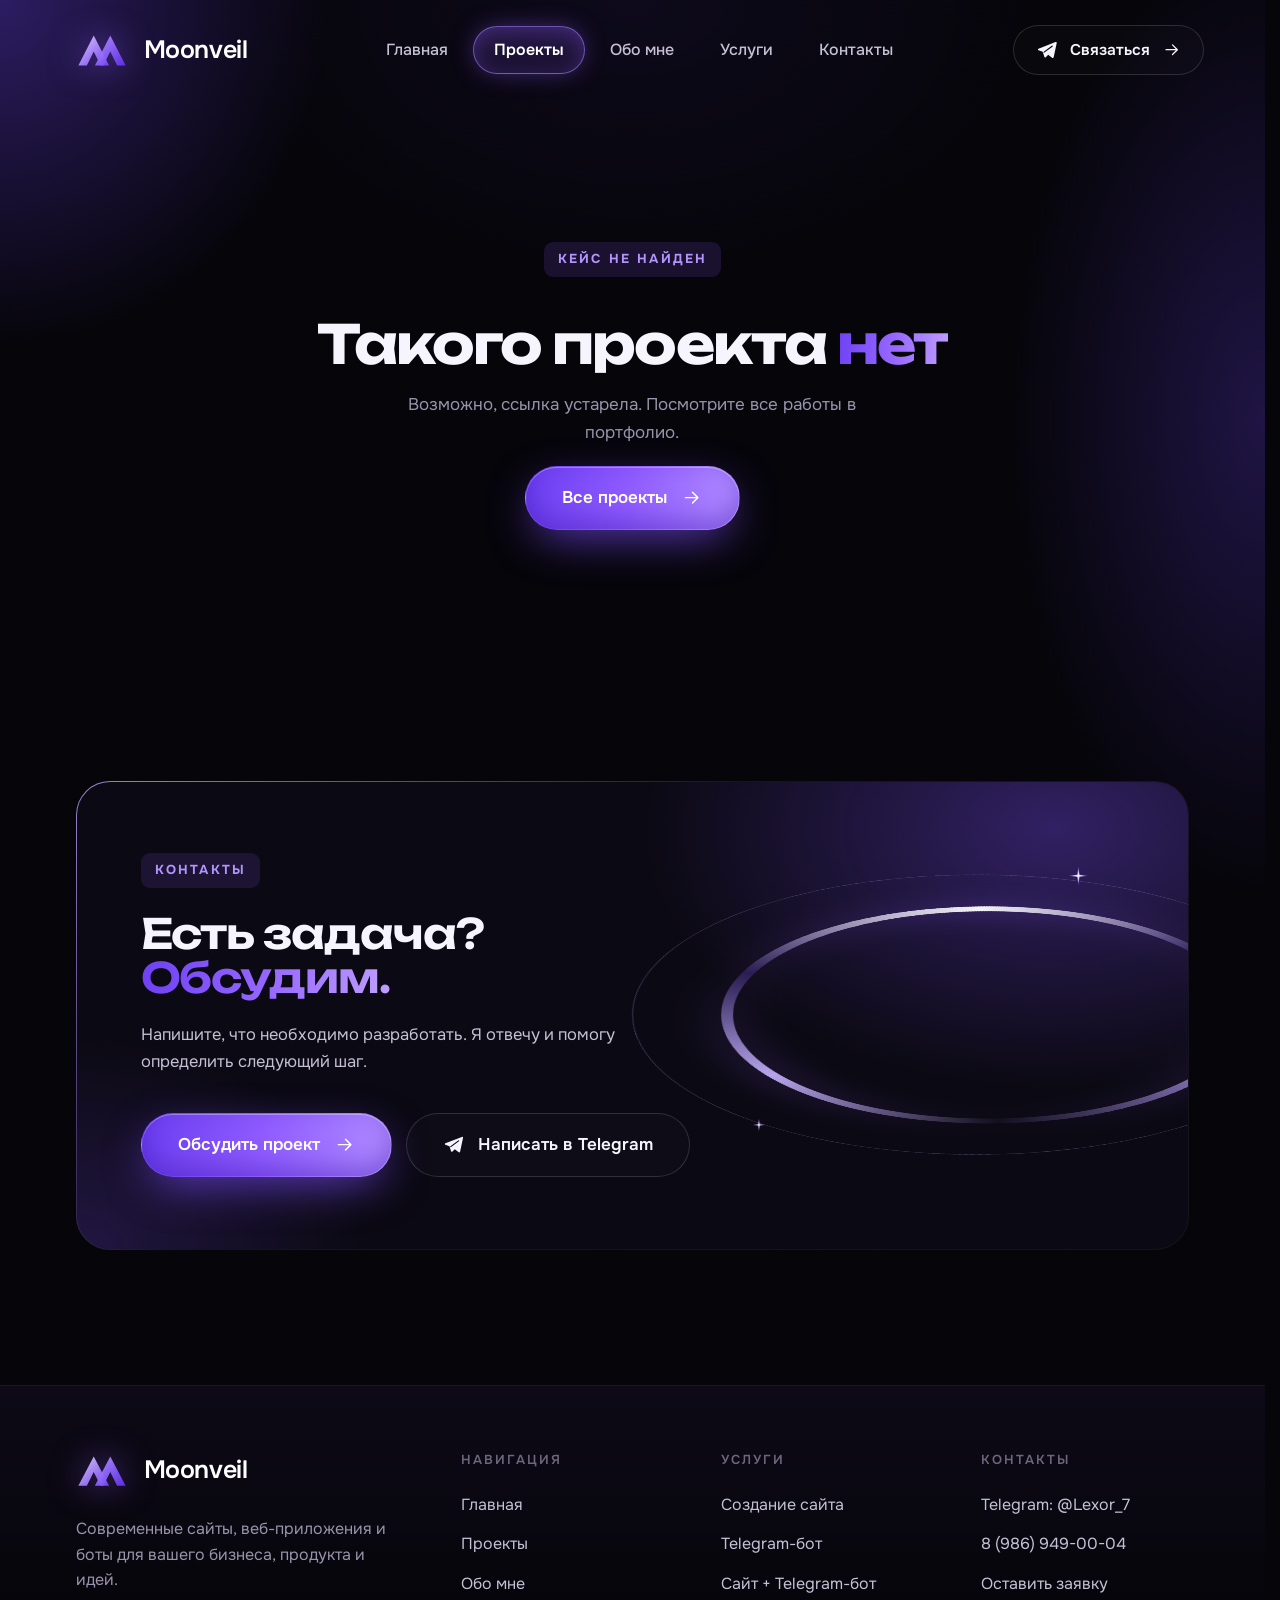
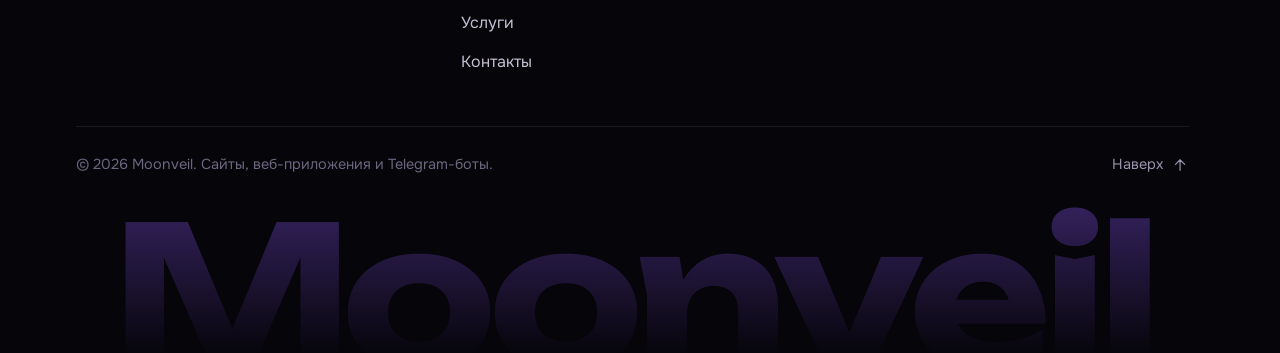
<file: case.html>
<!DOCTYPE html>
<html lang="ru">
<head>
  <meta charset="UTF-8">
  <meta name="viewport" content="width=device-width, initial-scale=1.0">
  <meta name="description" content="Кейс из портфолио Moonveil: задача, решение, технологии и ссылка на проект.">
  <meta name="theme-color" content="#06050a">
  <meta property="og:type" content="website">
  <meta property="og:title" content="Кейс — Moonveil">
  <meta property="og:description" content="Кейс из портфолио Moonveil: задача, решение, технологии и ссылка на проект.">
  <title>Кейс — Moonveil</title>

  <!-- Класс .js включает анимации появления. Если main.js не загрузился,
       класс снимается, и контент остаётся видимым -->
  <script>
    document.documentElement.classList.add("js");
    window.addEventListener("load", function () {
      setTimeout(function () {
        if (!window.MOONVEIL_READY) document.documentElement.classList.remove("js");
      }, 1200);
    });
  </script>

  <!-- Шрифты подключены в style.css (@font-face); здесь только ускорение загрузки -->
  <link rel="preload" as="font" type="font/woff2" crossorigin href="fonts/unbounded-cyrillic-wght-normal.woff2">
  <link rel="preload" as="font" type="font/woff2" crossorigin href="fonts/onest-cyrillic-wght-normal.woff2">
  <link rel="stylesheet" href="style.css">
  <link rel="icon" type="image/svg+xml" href="favicon.svg">
</head>

<body>
  <!-- SVG-спрайт: иконки подключаются через <use href="#i-..."> -->
  <svg xmlns="http://www.w3.org/2000/svg" width="0" height="0" style="position:absolute;overflow:hidden" aria-hidden="true" focusable="false">
    <defs>
      <linearGradient id="g-ring" x1="0" y1="0" x2="1" y2="1"><stop stop-color="#c3a9ff"/><stop offset="1" stop-color="#6a3df0"/></linearGradient>
    </defs>
    <symbol id="i-arrow" viewBox="0 0 24 24"><path d="M5 12h14M13 6l6 6-6 6"/></symbol>
    <symbol id="i-arrow-down" viewBox="0 0 24 24"><path d="M12 5v14M6 13l6 6 6-6"/></symbol>
    <symbol id="i-arrow-ur" viewBox="0 0 24 24"><path d="M7 17 17 7M8 7h9v9"/></symbol>
    <symbol id="i-plane" viewBox="0 0 24 24"><path fill="currentColor" stroke="none" d="M21.300 3.300 2.700 10.500c-.800.300-.800 1.400 0 1.700l4.600 1.700 1.800 5.500c.200.700 1.100.900 1.600.400l2.600-2.500 4.500 3.300c.600.400 1.400.100 1.500-.600l3.300-15.600c.200-.800-.600-1.400-1.300-1.100Z"/><path stroke="#06050a" stroke-width="1.300" d="M8.800 14.300 17.600 7.800"/></symbol>
    <symbol id="i-bolt" viewBox="0 0 24 24"><path d="M13.500 2 4.500 13.500h6.500l-1.500 8.500 10-12.500h-6.500L13.500 2Z"/></symbol>
    <symbol id="i-diamond" viewBox="0 0 24 24"><path d="M6.500 3.500h11L22 9.500 12 21 2 9.500l4.500-6ZM2 9.500h20M8.500 9.500 12 21l3.500-11.500M6.500 3.500l2 6 3.500-6 3.500 6 2-6"/></symbol>
    <symbol id="i-chart" viewBox="0 0 24 24"><rect x="3" y="13.500" width="4.500" height="7.500" rx="1.200"/><rect x="9.750" y="8.500" width="4.500" height="12.500" rx="1.200"/><rect x="16.500" y="3" width="4.500" height="18" rx="1.200"/></symbol>
    <symbol id="i-window" viewBox="0 0 24 24"><rect x="3" y="4" width="18" height="16" rx="3"/><path d="M3 9h18M6.500 6.500h.010M9.500 6.500h.010M7.500 13.500h5M7.500 16.500h9"/></symbol>
    <symbol id="i-bot" viewBox="0 0 24 24"><rect x="4" y="8" width="16" height="11.500" rx="3.500"/><path d="M12 8V5M9 13v1.500M15 13v1.500M2 12.500v3M22 12.500v3"/><circle cx="12" cy="3.700" r="1.300"/></symbol>
    <symbol id="i-layers" viewBox="0 0 24 24"><path d="m12 3 9 4.500-9 4.500-9-4.500L12 3ZM3 12l9 4.500 9-4.500M3 16.500 12 21l9-4.500"/></symbol>
    <symbol id="i-code" viewBox="0 0 24 24"><path d="m8 7.500-5 4.500 5 4.500M16 7.500l5 4.500-5 4.500M13.800 5l-3.600 14"/></symbol>
    <symbol id="i-check" viewBox="0 0 24 24"><path d="m5 12.500 4.500 4.500L19 7.500"/></symbol>
    <symbol id="i-phone" viewBox="0 0 24 24"><path d="M6.500 3h3l1.500 4.500-2 1.500a12 12 0 0 0 6 6l1.500-2 4.500 1.500v3a2 2 0 0 1-2 2A16.500 16.500 0 0 1 4.500 5a2 2 0 0 1 2-2Z"/></symbol>
    <symbol id="i-close" viewBox="0 0 24 24"><path d="M6 6l12 12M18 6 6 18"/></symbol>
    <symbol id="i-pin" viewBox="0 0 24 24"><path d="M12 21s7-6.200 7-11.500a7 7 0 1 0-14 0C5 14.800 12 21 12 21Z"/><circle cx="12" cy="9.500" r="2.500"/></symbol>
    <symbol id="i-clock" viewBox="0 0 24 24"><circle cx="12" cy="12" r="9"/><path d="M12 7v5l3.500 2"/></symbol>
    <symbol id="i-shield" viewBox="0 0 24 24"><path d="M12 3 4.500 6v5.500c0 4.500 3.200 8.300 7.500 9.500 4.300-1.200 7.500-5 7.500-9.500V6L12 3Z"/><path d="m9 12 2.200 2.200L15 10.400"/></symbol>
    <symbol id="i-doc" viewBox="0 0 24 24"><path d="M7 3h7l5 5v11a2 2 0 0 1-2 2H7a2 2 0 0 1-2-2V5a2 2 0 0 1 2-2Z"/><path d="M14 3v5h5M9 13h6M9 17h4"/></symbol>
    <symbol id="i-card" viewBox="0 0 24 24"><rect x="3" y="5.500" width="18" height="13" rx="3"/><path d="M3 10h18M7 14.500h4"/></symbol>
    <symbol id="i-flag" viewBox="0 0 24 24"><path d="M5 21V4M5 4.500c4-2.500 7 2.500 13 0v9c-6 2.500-9-2.500-13 0"/></symbol>
    <symbol id="i-globe" viewBox="0 0 24 24"><circle cx="12" cy="12" r="9"/><path d="M3 12h18M12 3c2.800 2.600 4 5.600 4 9s-1.200 6.400-4 9c-2.800-2.600-4-5.600-4-9s1.200-6.400 4-9Z"/></symbol>
    <symbol id="i-plug" viewBox="0 0 24 24"><path d="M9 3v5M15 3v5M6.500 8h11v3.500a5.500 5.500 0 0 1-11 0V8ZM12 17v4"/></symbol>
    <symbol id="i-tool" viewBox="0 0 24 24"><path d="M14.500 6.500a4 4 0 0 0 5 5L12 19a2.500 2.500 0 0 1-3.500-3.500l7.500-7.500a4 4 0 0 0-1.500-1.500ZM14.500 6.500 17 4"/></symbol>
    <symbol id="i-spark" viewBox="0 0 24 24"><path d="M12 2.500c.6 5.200 2.600 7.200 9.500 9.500-6.900 2.300-8.900 4.300-9.500 9.500-.6-5.200-2.600-7.200-9.500-9.500 6.900-2.300 8.900-4.300 9.500-9.500Z"/></symbol>
    <symbol id="i-flame" viewBox="0 0 24 24"><path d="M12 2c1 3.500 5 5.500 5 10.500a5 5 0 0 1-10 0c0-1.700.6-2.900 1.400-4 .3 1.600 1 2.500 2 2.800C10 8 10.500 4.700 12 2Z"/></symbol>
  </svg>
  <header class="header" id="header">
    <div class="container header__inner">
      <a class="logo" href="index.html" aria-label="Moonveil — на главную">
        <img src="images/logo-mark.svg" alt="" width="52" height="35">
        <span>Moonveil</span>
      </a>

      <nav class="nav" id="nav" aria-label="Основная навигация">
        <a class="nav__link" href="index.html">Главная</a>
        <a class="nav__link is-active" href="projects.html" aria-current="page">Проекты</a>
        <a class="nav__link" href="about.html">Обо мне</a>
        <a class="nav__link" href="services.html">Услуги</a>
        <a class="nav__link" href="contacts.html">Контакты</a>
        <a class="btn btn--primary nav__cta" href="https://t.me/Lexor_7" target="_blank" rel="noopener">
          <svg class="ico" aria-hidden="true"><use href="#i-plane"/></svg>
          Написать в Telegram
        </a>
      </nav>

      <div class="header__actions">
        <a class="btn btn--ghost btn--sm header__cta" href="https://t.me/Lexor_7" target="_blank" rel="noopener">
          <svg class="ico ico--plane" aria-hidden="true"><use href="#i-plane"/></svg>
          Связаться
          <svg class="ico ico--move" aria-hidden="true"><use href="#i-arrow"/></svg>
        </a>

        <button class="burger" id="burger" type="button" aria-label="Открыть меню" aria-expanded="false" aria-controls="nav">
          <span></span>
          <span></span>
        </button>
      </div>
    </div>
  </header>
  <main id="top">

    <!-- КЕЙС: содержимое рисует main.js по адресу case.html?id=<slug проекта> -->
    <div id="caseRoot">
      <section class="phero">
        <div class="container">
          <noscript>
            <div class="empty">
              <h1 class="phero__title">Кейс</h1>
              <p>Чтобы открыть кейс, включите JavaScript в браузере или вернитесь к списку проектов.</p>
              <a class="btn btn--ghost" href="projects.html">Все проекты</a>
            </div>
          </noscript>
        </div>
      </section>
    </div>

    <!-- CTA -->
    <section class="section">
      <div class="container">
        <div class="cta reveal">
          <div class="cta__decor" aria-hidden="true">
            <span class="ring ring--thin"></span>
            <span class="ring"></span>
            <i class="spark" style="right:9%;top:18%;--s:20px"></i>
            <i class="spark" style="right:38%;top:72%;--s:14px;--dl:-2s"></i>
          </div>

          <span class="kicker">Контакты</span>
          <h2 class="title">Есть задача? <span class="grad">Обсудим.</span></h2>
          <p>Напишите, что необходимо разработать. Я отвечу и помогу определить следующий шаг.</p>

          <div class="cta__actions">
            <button class="btn btn--primary js-open-modal" type="button">
              Обсудить проект
              <svg class="ico ico--move" aria-hidden="true"><use href="#i-arrow"/></svg>
            </button>
            <a class="btn btn--ghost" href="https://t.me/Lexor_7" target="_blank" rel="noopener">
              <svg class="ico" aria-hidden="true"><use href="#i-plane"/></svg>
              Написать в Telegram
            </a>
          </div>
        </div>
      </div>
    </section>
  </main>

  <footer class="footer">
    <div class="container">
      <div class="footer__top">
        <div class="footer__brand">
          <a class="logo" href="index.html" aria-label="Moonveil — на главную">
            <img src="images/logo-mark.svg" alt="" width="52" height="35">
            <span>Moonveil</span>
          </a>
          <p>Современные сайты, веб-приложения и боты для вашего бизнеса, продукта и идей.</p>
        </div>

        <nav class="footer__col" aria-label="Разделы сайта">
          <h4>Навигация</h4>
          <ul>
            <li><a href="index.html">Главная</a></li>
            <li><a href="projects.html">Проекты</a></li>
            <li><a href="about.html">Обо мне</a></li>
            <li><a href="services.html">Услуги</a></li>
            <li><a href="contacts.html">Контакты</a></li>
          </ul>
        </nav>

        <div class="footer__col">
          <h4>Услуги</h4>
          <ul>
            <li><a href="services.html#site">Создание сайта</a></li>
            <li><a href="services.html#bot">Telegram-бот</a></li>
            <li><a href="services.html#combo">Сайт + Telegram-бот</a></li>
          </ul>
        </div>

        <div class="footer__col">
          <h4>Контакты</h4>
          <ul>
            <li><a href="https://t.me/Lexor_7" target="_blank" rel="noopener">Telegram: @Lexor_7</a></li>
            <li><a href="tel:+79869490004">8 (986) 949-00-04</a></li>
            <li><a href="contacts.html">Оставить заявку</a></li>
          </ul>
        </div>
      </div>

      <div class="footer__bottom">
        <p>© <span data-year>2026</span> Moonveil. Сайты, веб-приложения и Telegram-боты.</p>
        <a href="#top">Наверх <svg class="ico" aria-hidden="true" style="transform:rotate(-90deg)"><use href="#i-arrow"/></svg></a>
      </div>
    </div>

    <p class="footer__word" aria-hidden="true">Moonveil</p>
  </footer>
  <script src="main.js"></script>
</body>
</html>
</file>
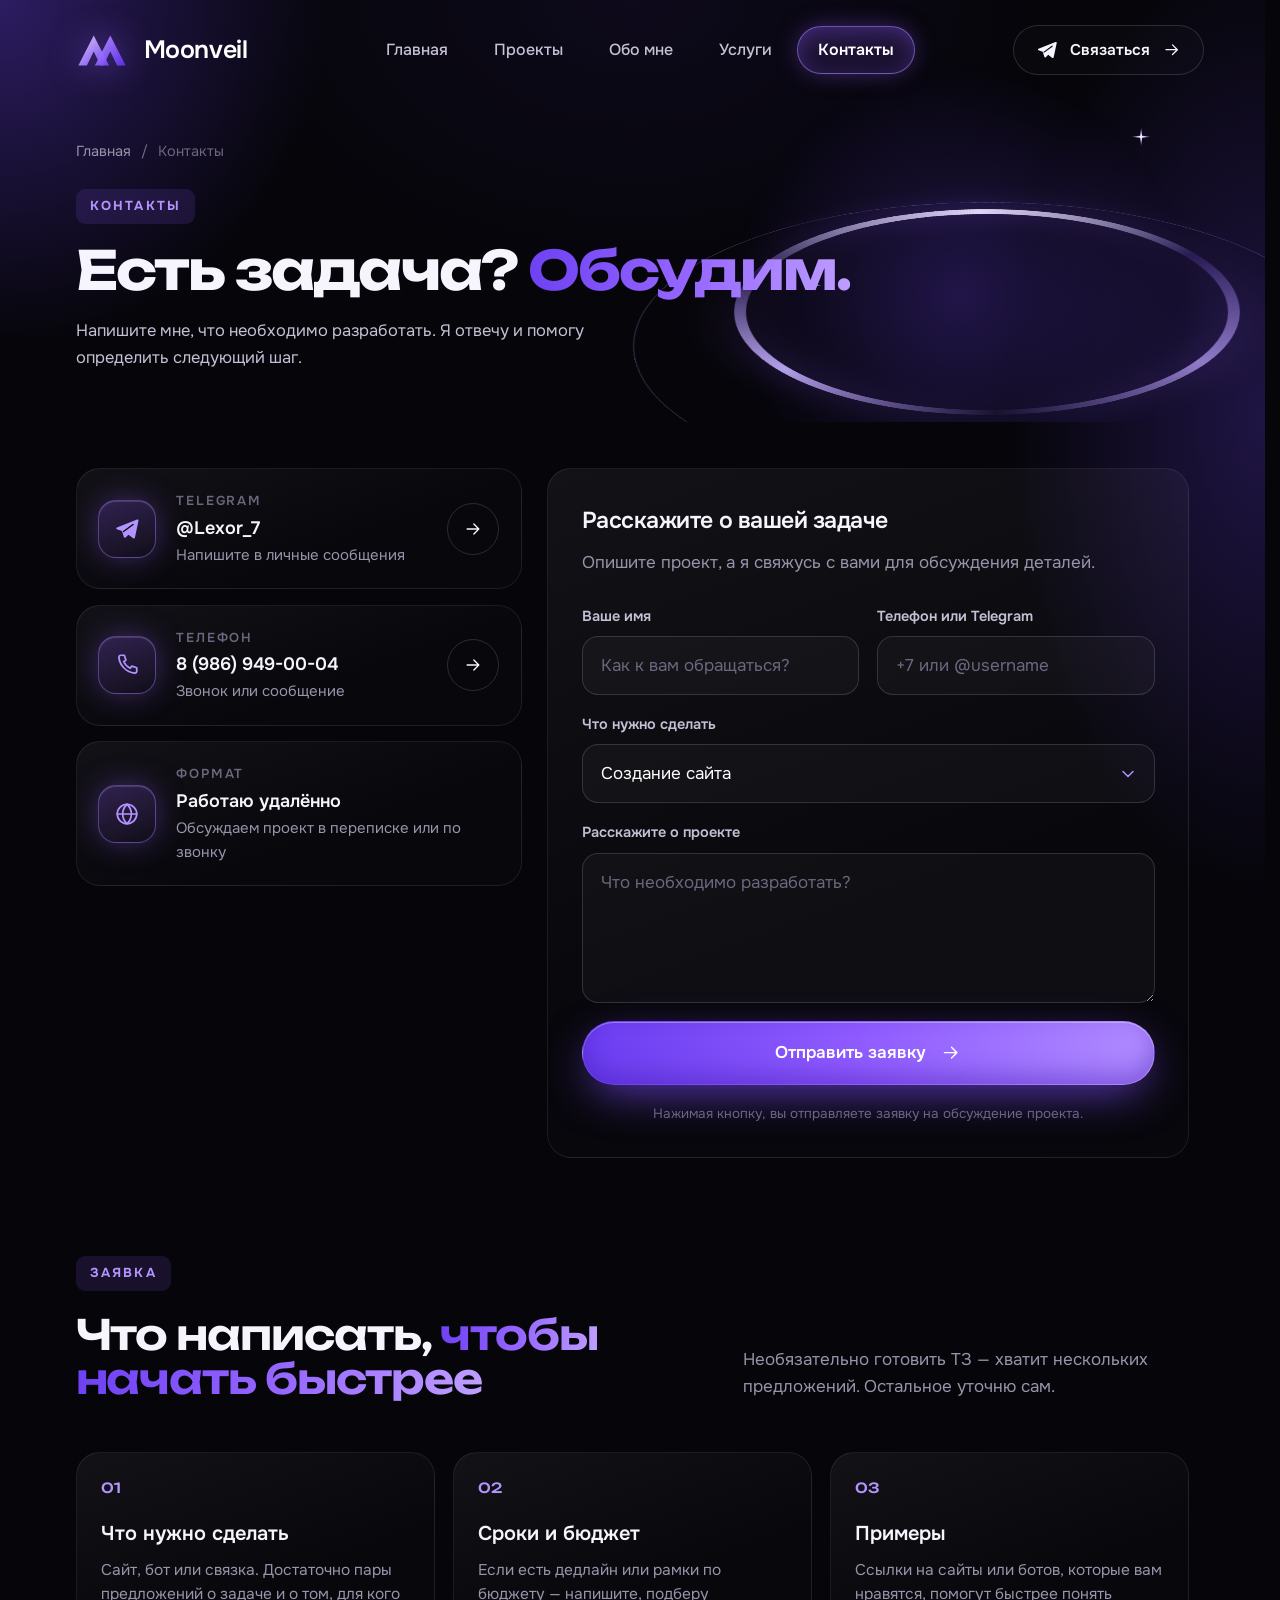
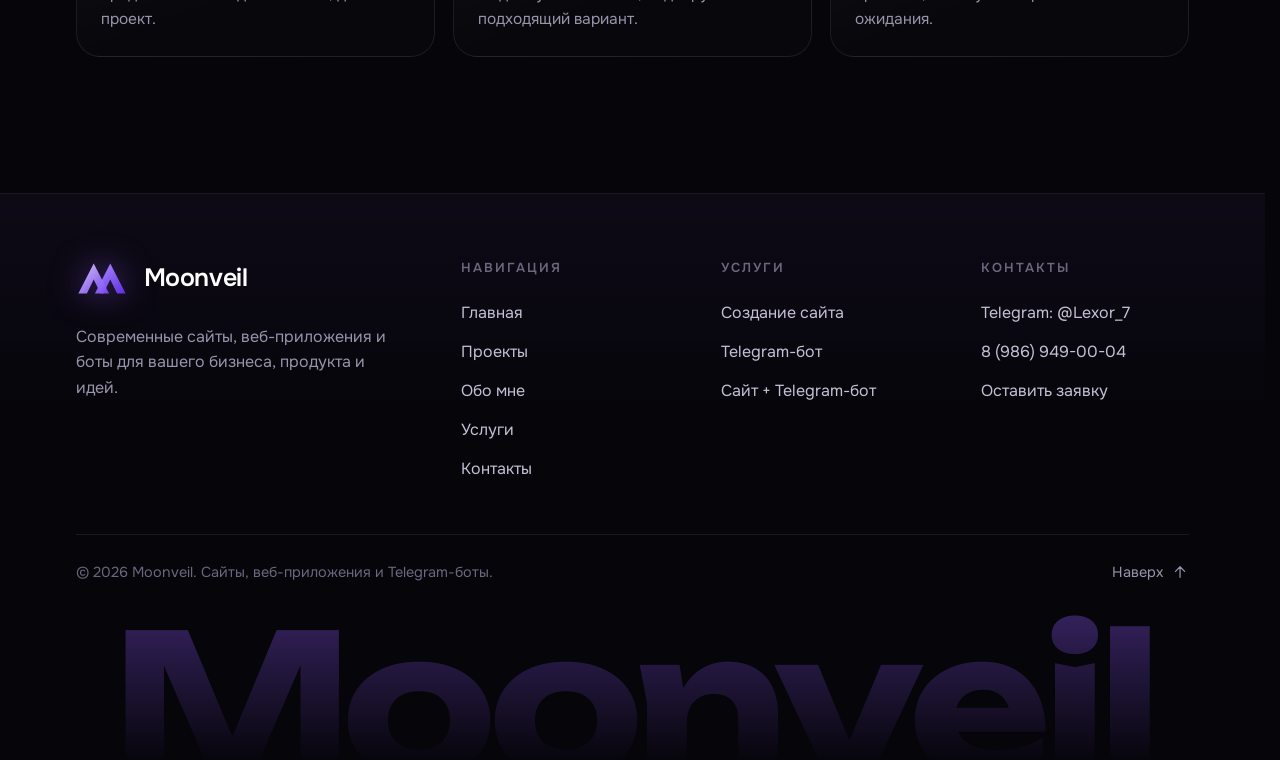
<file: contacts.html>
<!DOCTYPE html>
<html lang="ru">
<head>
  <meta charset="UTF-8">
  <meta name="viewport" content="width=device-width, initial-scale=1.0">
  <meta name="description" content="Обсудить проект: Telegram, телефон и форма заявки.">
  <meta name="theme-color" content="#06050a">
  <meta property="og:type" content="website">
  <meta property="og:title" content="Контакты — Moonveil">
  <meta property="og:description" content="Обсудить проект: Telegram, телефон и форма заявки.">
  <title>Контакты — Moonveil</title>

  <!-- Класс .js включает анимации появления. Если main.js не загрузился,
       класс снимается, и контент остаётся видимым -->
  <script>
    document.documentElement.classList.add("js");
    window.addEventListener("load", function () {
      setTimeout(function () {
        if (!window.MOONVEIL_READY) document.documentElement.classList.remove("js");
      }, 1200);
    });
  </script>

  <!-- Шрифты подключены в style.css (@font-face); здесь только ускорение загрузки -->
  <link rel="preload" as="font" type="font/woff2" crossorigin href="fonts/unbounded-cyrillic-wght-normal.woff2">
  <link rel="preload" as="font" type="font/woff2" crossorigin href="fonts/onest-cyrillic-wght-normal.woff2">
  <link rel="stylesheet" href="style.css">
  <link rel="icon" type="image/svg+xml" href="favicon.svg">
</head>

<body>
  <!-- SVG-спрайт: иконки подключаются через <use href="#i-..."> -->
  <svg xmlns="http://www.w3.org/2000/svg" width="0" height="0" style="position:absolute;overflow:hidden" aria-hidden="true" focusable="false">
    <defs>
      <linearGradient id="g-ring" x1="0" y1="0" x2="1" y2="1"><stop stop-color="#c3a9ff"/><stop offset="1" stop-color="#6a3df0"/></linearGradient>
    </defs>
    <symbol id="i-arrow" viewBox="0 0 24 24"><path d="M5 12h14M13 6l6 6-6 6"/></symbol>
    <symbol id="i-arrow-down" viewBox="0 0 24 24"><path d="M12 5v14M6 13l6 6 6-6"/></symbol>
    <symbol id="i-arrow-ur" viewBox="0 0 24 24"><path d="M7 17 17 7M8 7h9v9"/></symbol>
    <symbol id="i-plane" viewBox="0 0 24 24"><path fill="currentColor" stroke="none" d="M21.300 3.300 2.700 10.500c-.800.300-.800 1.400 0 1.700l4.600 1.700 1.800 5.500c.200.700 1.100.900 1.600.400l2.600-2.500 4.500 3.300c.600.400 1.400.100 1.500-.600l3.300-15.600c.200-.800-.600-1.400-1.300-1.100Z"/><path stroke="#06050a" stroke-width="1.300" d="M8.800 14.300 17.600 7.800"/></symbol>
    <symbol id="i-bolt" viewBox="0 0 24 24"><path d="M13.500 2 4.500 13.500h6.500l-1.500 8.500 10-12.500h-6.500L13.500 2Z"/></symbol>
    <symbol id="i-diamond" viewBox="0 0 24 24"><path d="M6.500 3.500h11L22 9.500 12 21 2 9.500l4.500-6ZM2 9.500h20M8.500 9.500 12 21l3.500-11.500M6.500 3.500l2 6 3.500-6 3.500 6 2-6"/></symbol>
    <symbol id="i-chart" viewBox="0 0 24 24"><rect x="3" y="13.500" width="4.500" height="7.500" rx="1.200"/><rect x="9.750" y="8.500" width="4.500" height="12.500" rx="1.200"/><rect x="16.500" y="3" width="4.500" height="18" rx="1.200"/></symbol>
    <symbol id="i-window" viewBox="0 0 24 24"><rect x="3" y="4" width="18" height="16" rx="3"/><path d="M3 9h18M6.500 6.500h.010M9.500 6.500h.010M7.500 13.500h5M7.500 16.500h9"/></symbol>
    <symbol id="i-bot" viewBox="0 0 24 24"><rect x="4" y="8" width="16" height="11.500" rx="3.500"/><path d="M12 8V5M9 13v1.500M15 13v1.500M2 12.500v3M22 12.500v3"/><circle cx="12" cy="3.700" r="1.300"/></symbol>
    <symbol id="i-layers" viewBox="0 0 24 24"><path d="m12 3 9 4.500-9 4.500-9-4.500L12 3ZM3 12l9 4.500 9-4.500M3 16.500 12 21l9-4.500"/></symbol>
    <symbol id="i-code" viewBox="0 0 24 24"><path d="m8 7.500-5 4.500 5 4.500M16 7.500l5 4.500-5 4.500M13.800 5l-3.600 14"/></symbol>
    <symbol id="i-check" viewBox="0 0 24 24"><path d="m5 12.500 4.500 4.500L19 7.500"/></symbol>
    <symbol id="i-phone" viewBox="0 0 24 24"><path d="M6.500 3h3l1.500 4.500-2 1.500a12 12 0 0 0 6 6l1.500-2 4.500 1.500v3a2 2 0 0 1-2 2A16.500 16.500 0 0 1 4.500 5a2 2 0 0 1 2-2Z"/></symbol>
    <symbol id="i-close" viewBox="0 0 24 24"><path d="M6 6l12 12M18 6 6 18"/></symbol>
    <symbol id="i-pin" viewBox="0 0 24 24"><path d="M12 21s7-6.200 7-11.500a7 7 0 1 0-14 0C5 14.800 12 21 12 21Z"/><circle cx="12" cy="9.500" r="2.500"/></symbol>
    <symbol id="i-clock" viewBox="0 0 24 24"><circle cx="12" cy="12" r="9"/><path d="M12 7v5l3.500 2"/></symbol>
    <symbol id="i-shield" viewBox="0 0 24 24"><path d="M12 3 4.500 6v5.500c0 4.500 3.200 8.300 7.500 9.500 4.300-1.200 7.500-5 7.500-9.500V6L12 3Z"/><path d="m9 12 2.200 2.200L15 10.400"/></symbol>
    <symbol id="i-doc" viewBox="0 0 24 24"><path d="M7 3h7l5 5v11a2 2 0 0 1-2 2H7a2 2 0 0 1-2-2V5a2 2 0 0 1 2-2Z"/><path d="M14 3v5h5M9 13h6M9 17h4"/></symbol>
    <symbol id="i-card" viewBox="0 0 24 24"><rect x="3" y="5.500" width="18" height="13" rx="3"/><path d="M3 10h18M7 14.500h4"/></symbol>
    <symbol id="i-flag" viewBox="0 0 24 24"><path d="M5 21V4M5 4.500c4-2.500 7 2.500 13 0v9c-6 2.500-9-2.500-13 0"/></symbol>
    <symbol id="i-globe" viewBox="0 0 24 24"><circle cx="12" cy="12" r="9"/><path d="M3 12h18M12 3c2.800 2.600 4 5.600 4 9s-1.200 6.400-4 9c-2.800-2.600-4-5.600-4-9s1.200-6.400 4-9Z"/></symbol>
    <symbol id="i-plug" viewBox="0 0 24 24"><path d="M9 3v5M15 3v5M6.500 8h11v3.500a5.500 5.500 0 0 1-11 0V8ZM12 17v4"/></symbol>
    <symbol id="i-tool" viewBox="0 0 24 24"><path d="M14.500 6.500a4 4 0 0 0 5 5L12 19a2.500 2.500 0 0 1-3.500-3.500l7.500-7.500a4 4 0 0 0-1.500-1.500ZM14.500 6.500 17 4"/></symbol>
    <symbol id="i-spark" viewBox="0 0 24 24"><path d="M12 2.500c.6 5.200 2.600 7.200 9.500 9.500-6.900 2.300-8.900 4.300-9.500 9.500-.6-5.200-2.600-7.200-9.500-9.500 6.900-2.300 8.900-4.300 9.500-9.500Z"/></symbol>
    <symbol id="i-flame" viewBox="0 0 24 24"><path d="M12 2c1 3.500 5 5.500 5 10.500a5 5 0 0 1-10 0c0-1.700.6-2.900 1.400-4 .3 1.600 1 2.500 2 2.800C10 8 10.500 4.700 12 2Z"/></symbol>
  </svg>
  <header class="header" id="header">
    <div class="container header__inner">
      <a class="logo" href="index.html" aria-label="Moonveil — на главную">
        <img src="images/logo-mark.svg" alt="" width="52" height="35">
        <span>Moonveil</span>
      </a>

      <nav class="nav" id="nav" aria-label="Основная навигация">
        <a class="nav__link" href="index.html">Главная</a>
        <a class="nav__link" href="projects.html">Проекты</a>
        <a class="nav__link" href="about.html">Обо мне</a>
        <a class="nav__link" href="services.html">Услуги</a>
        <a class="nav__link is-active" href="contacts.html" aria-current="page">Контакты</a>
        <a class="btn btn--primary nav__cta" href="https://t.me/Lexor_7" target="_blank" rel="noopener">
          <svg class="ico" aria-hidden="true"><use href="#i-plane"/></svg>
          Написать в Telegram
        </a>
      </nav>

      <div class="header__actions">
        <a class="btn btn--ghost btn--sm header__cta" href="https://t.me/Lexor_7" target="_blank" rel="noopener">
          <svg class="ico ico--plane" aria-hidden="true"><use href="#i-plane"/></svg>
          Связаться
          <svg class="ico ico--move" aria-hidden="true"><use href="#i-arrow"/></svg>
        </a>

        <button class="burger" id="burger" type="button" aria-label="Открыть меню" aria-expanded="false" aria-controls="nav">
          <span></span>
          <span></span>
        </button>
      </div>
    </div>
  </header>
  <main id="top">

    <!-- ЗАГОЛОВОК СТРАНИЦЫ -->
    <section class="phero">
      <div class="phero__decor" aria-hidden="true">
        <span class="ring ring--thin"></span>
        <span class="ring"></span>
        <i class="spark" style="right:9%;top:30%;--s:20px"></i>
        <i class="spark" style="right:35%;top:66%;--s:13px;--dl:-2s"></i>
      </div>

      <div class="container">
        <nav class="crumbs reveal" aria-label="Хлебные крошки">
          <a href="index.html">Главная</a><span>/</span><span>Контакты</span>
        </nav>

        <span class="kicker reveal">Контакты</span>
        <h1 class="phero__title reveal" style="--d:80ms">Есть задача? <span class="grad">Обсудим.</span></h1>
        <p class="lead reveal" style="--d:160ms">Напишите мне, что необходимо разработать. Я отвечу и помогу определить следующий шаг.</p>
      </div>
    </section>

    <!-- КОНТАКТЫ И ФОРМА -->
    <section class="section section--tight">
      <div class="container">
        <div class="contact">
          <div class="contact__list">
            <a class="card card--hover cline reveal" href="https://t.me/Lexor_7" target="_blank" rel="noopener">
              <span class="tile"><svg class="ico" aria-hidden="true"><use href="#i-plane"/></svg></span>
              <span class="cline__text">
                <small>Telegram</small>
                <b>@Lexor_7</b>
                <span>Напишите в личные сообщения</span>
              </span>
              <span class="round"><svg class="ico" aria-hidden="true"><use href="#i-arrow"/></svg></span>
            </a>

            <a class="card card--hover cline reveal" style="--d:80ms" href="tel:+79869490004">
              <span class="tile"><svg class="ico" aria-hidden="true"><use href="#i-phone"/></svg></span>
              <span class="cline__text">
                <small>Телефон</small>
                <b>8 (986) 949-00-04</b>
                <span>Звонок или сообщение</span>
              </span>
              <span class="round"><svg class="ico" aria-hidden="true"><use href="#i-arrow"/></svg></span>
            </a>

            <div class="card cline reveal" style="--d:160ms">
              <span class="tile"><svg class="ico" aria-hidden="true"><use href="#i-globe"/></svg></span>
              <span class="cline__text">
                <small>Формат</small>
                <b>Работаю удалённо</b>
                <span>Обсуждаем проект в переписке или по звонку</span>
              </span>
            </div>
          </div>

          <!-- Форму рисует main.js (та же, что в модальном окне) -->
          <div class="card contact__form reveal" style="--d:120ms">
            <h2>Расскажите о вашей задаче</h2>
            <p>Опишите проект, а я свяжусь с вами для обсуждения деталей.</p>

            <div data-lead-form="page">
              <noscript>
                <p class="text-muted">Форма работает с включённым JavaScript. Напишите мне в <a class="link" href="https://t.me/Lexor_7">Telegram</a>.</p>
              </noscript>
            </div>
          </div>
        </div>
      </div>
    </section>

    <!-- ПОДСКАЗКИ -->
    <section class="section section--flush">
      <div class="container">
        <div class="head">
          <div>
            <span class="kicker reveal">Заявка</span>
            <h2 class="title reveal" style="--d:80ms">Что написать, <span class="grad">чтобы начать быстрее</span></h2>
          </div>
          <p class="reveal" style="--d:160ms">Необязательно готовить ТЗ — хватит нескольких предложений. Остальное уточню сам.</p>
        </div>

        <div class="hints">
          <article class="card hint reveal">
            <b>01</b>
            <h3>Что нужно сделать</h3>
            <p>Сайт, бот или связка. Достаточно пары предложений о задаче и о том, для кого проект.</p>
          </article>

          <article class="card hint reveal" style="--d:90ms">
            <b>02</b>
            <h3>Сроки и бюджет</h3>
            <p>Если есть дедлайн или рамки по бюджету — напишите, подберу подходящий вариант.</p>
          </article>

          <article class="card hint reveal" style="--d:180ms">
            <b>03</b>
            <h3>Примеры</h3>
            <p>Ссылки на сайты или ботов, которые вам нравятся, помогут быстрее понять ожидания.</p>
          </article>
        </div>
      </div>
    </section>
  </main>

  <footer class="footer">
    <div class="container">
      <div class="footer__top">
        <div class="footer__brand">
          <a class="logo" href="index.html" aria-label="Moonveil — на главную">
            <img src="images/logo-mark.svg" alt="" width="52" height="35">
            <span>Moonveil</span>
          </a>
          <p>Современные сайты, веб-приложения и боты для вашего бизнеса, продукта и идей.</p>
        </div>

        <nav class="footer__col" aria-label="Разделы сайта">
          <h4>Навигация</h4>
          <ul>
            <li><a href="index.html">Главная</a></li>
            <li><a href="projects.html">Проекты</a></li>
            <li><a href="about.html">Обо мне</a></li>
            <li><a href="services.html">Услуги</a></li>
            <li><a href="contacts.html">Контакты</a></li>
          </ul>
        </nav>

        <div class="footer__col">
          <h4>Услуги</h4>
          <ul>
            <li><a href="services.html#site">Создание сайта</a></li>
            <li><a href="services.html#bot">Telegram-бот</a></li>
            <li><a href="services.html#combo">Сайт + Telegram-бот</a></li>
          </ul>
        </div>

        <div class="footer__col">
          <h4>Контакты</h4>
          <ul>
            <li><a href="https://t.me/Lexor_7" target="_blank" rel="noopener">Telegram: @Lexor_7</a></li>
            <li><a href="tel:+79869490004">8 (986) 949-00-04</a></li>
            <li><a href="contacts.html">Оставить заявку</a></li>
          </ul>
        </div>
      </div>

      <div class="footer__bottom">
        <p>© <span data-year>2026</span> Moonveil. Сайты, веб-приложения и Telegram-боты.</p>
        <a href="#top">Наверх <svg class="ico" aria-hidden="true" style="transform:rotate(-90deg)"><use href="#i-arrow"/></svg></a>
      </div>
    </div>

    <p class="footer__word" aria-hidden="true">Moonveil</p>
  </footer>
  <script src="main.js"></script>
</body>
</html>
</file>
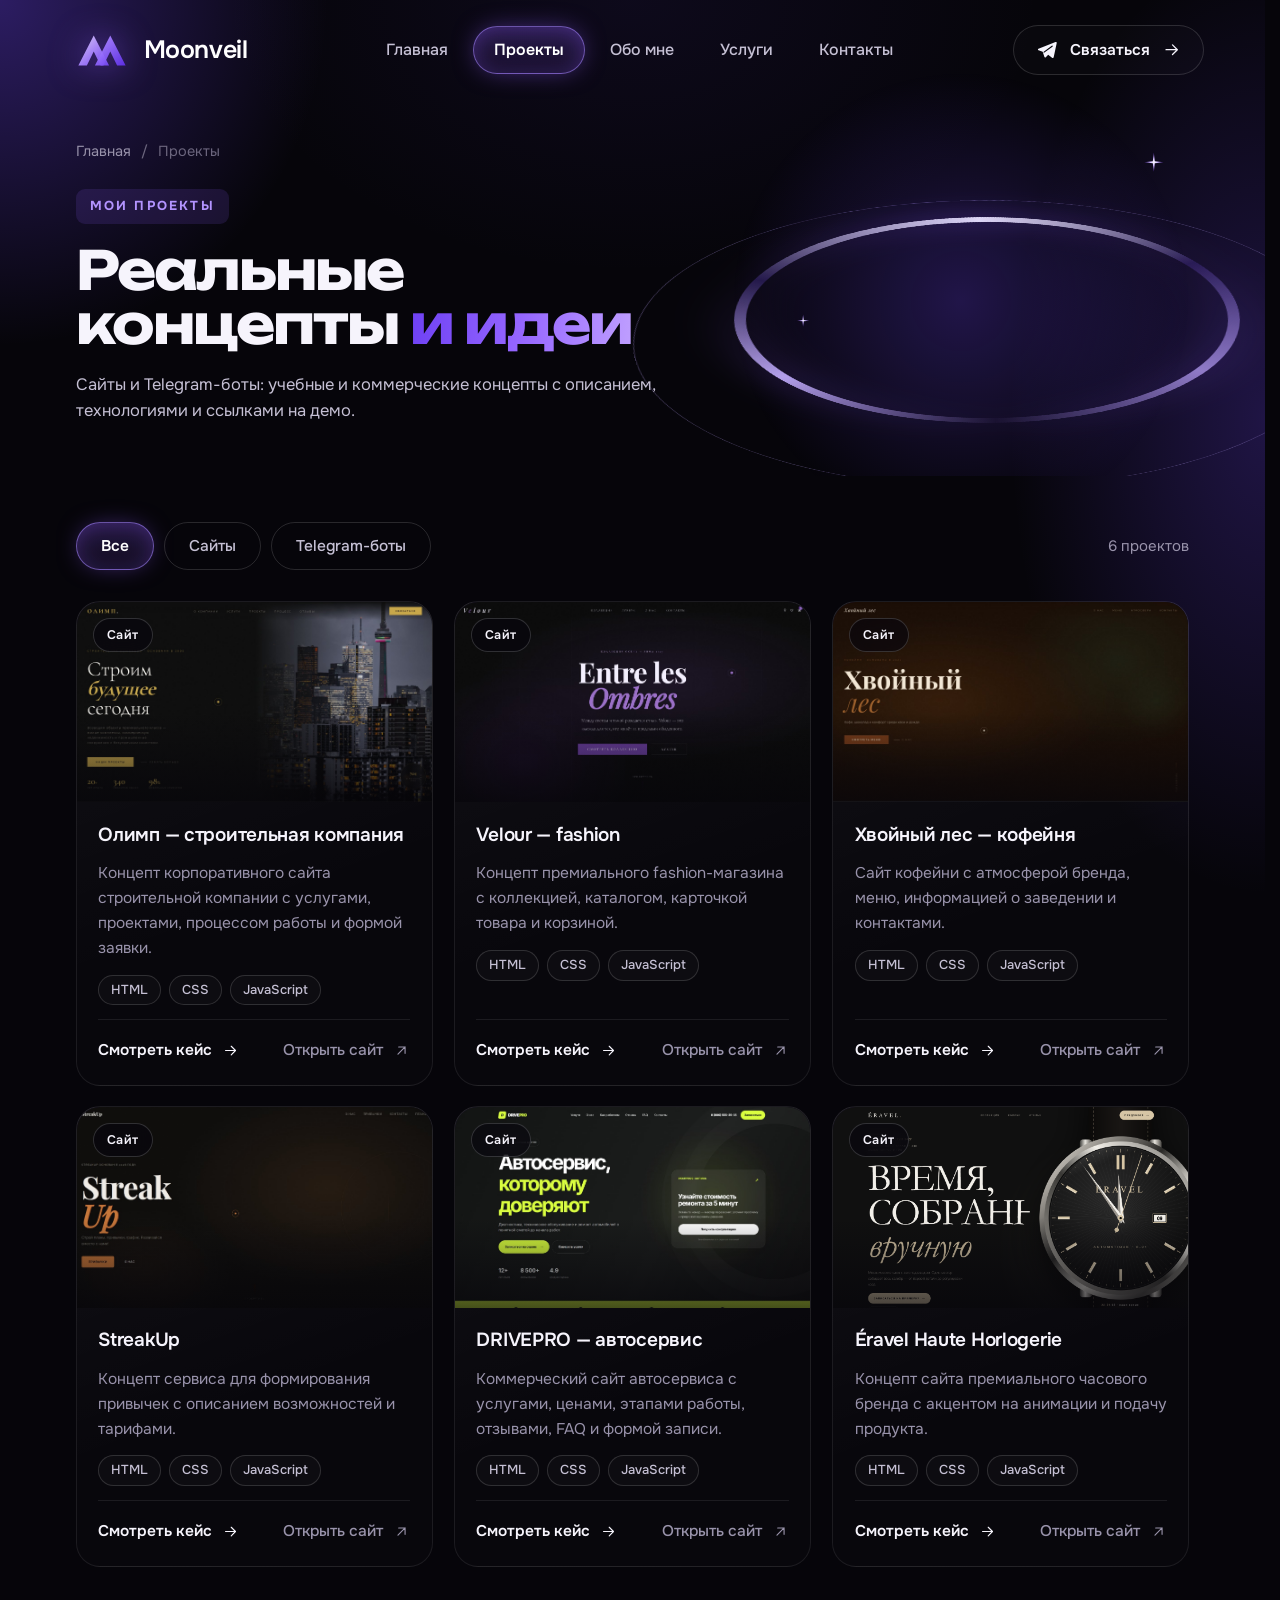
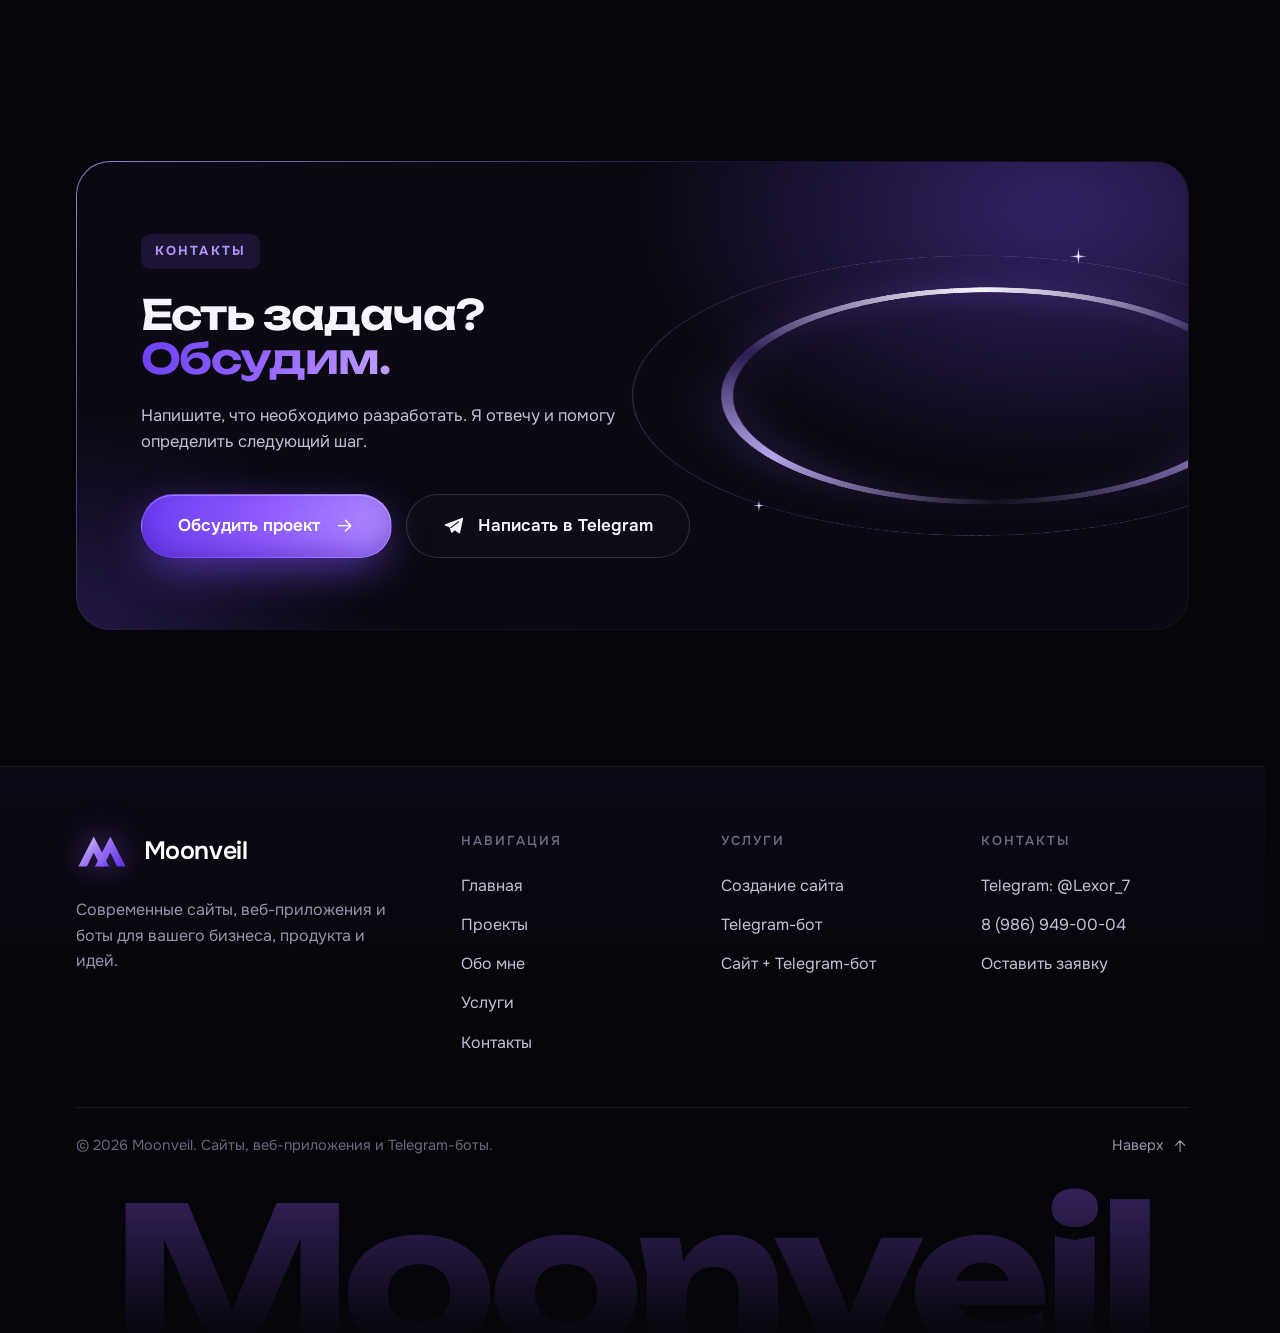
<file: projects.html>
<!DOCTYPE html>
<html lang="ru">
<head>
  <meta charset="UTF-8">
  <meta name="viewport" content="width=device-width, initial-scale=1.0">
  <meta name="description" content="Портфолио Moonveil: сайты и Telegram-боты с описанием, технологиями и ссылками на демо.">
  <meta name="theme-color" content="#06050a">
  <meta property="og:type" content="website">
  <meta property="og:title" content="Проекты — Moonveil">
  <meta property="og:description" content="Портфолио Moonveil: сайты и Telegram-боты с описанием, технологиями и ссылками на демо.">
  <title>Проекты — Moonveil</title>

  <!-- Класс .js включает анимации появления. Если main.js не загрузился,
       класс снимается, и контент остаётся видимым -->
  <script>
    document.documentElement.classList.add("js");
    window.addEventListener("load", function () {
      setTimeout(function () {
        if (!window.MOONVEIL_READY) document.documentElement.classList.remove("js");
      }, 1200);
    });
  </script>

  <!-- Шрифты подключены в style.css (@font-face); здесь только ускорение загрузки -->
  <link rel="preload" as="font" type="font/woff2" crossorigin href="fonts/unbounded-cyrillic-wght-normal.woff2">
  <link rel="preload" as="font" type="font/woff2" crossorigin href="fonts/onest-cyrillic-wght-normal.woff2">
  <link rel="stylesheet" href="style.css">
  <link rel="icon" type="image/svg+xml" href="favicon.svg">
</head>

<body>
  <!-- SVG-спрайт: иконки подключаются через <use href="#i-..."> -->
  <svg xmlns="http://www.w3.org/2000/svg" width="0" height="0" style="position:absolute;overflow:hidden" aria-hidden="true" focusable="false">
    <defs>
      <linearGradient id="g-ring" x1="0" y1="0" x2="1" y2="1"><stop stop-color="#c3a9ff"/><stop offset="1" stop-color="#6a3df0"/></linearGradient>
    </defs>
    <symbol id="i-arrow" viewBox="0 0 24 24"><path d="M5 12h14M13 6l6 6-6 6"/></symbol>
    <symbol id="i-arrow-down" viewBox="0 0 24 24"><path d="M12 5v14M6 13l6 6 6-6"/></symbol>
    <symbol id="i-arrow-ur" viewBox="0 0 24 24"><path d="M7 17 17 7M8 7h9v9"/></symbol>
    <symbol id="i-plane" viewBox="0 0 24 24"><path fill="currentColor" stroke="none" d="M21.300 3.300 2.700 10.500c-.800.300-.800 1.400 0 1.700l4.600 1.700 1.800 5.500c.200.700 1.100.900 1.600.400l2.600-2.500 4.500 3.300c.600.400 1.400.100 1.500-.600l3.300-15.600c.200-.800-.600-1.400-1.300-1.100Z"/><path stroke="#06050a" stroke-width="1.300" d="M8.800 14.300 17.600 7.800"/></symbol>
    <symbol id="i-bolt" viewBox="0 0 24 24"><path d="M13.500 2 4.500 13.500h6.500l-1.500 8.500 10-12.500h-6.500L13.500 2Z"/></symbol>
    <symbol id="i-diamond" viewBox="0 0 24 24"><path d="M6.500 3.500h11L22 9.500 12 21 2 9.500l4.500-6ZM2 9.500h20M8.500 9.500 12 21l3.500-11.500M6.500 3.500l2 6 3.500-6 3.500 6 2-6"/></symbol>
    <symbol id="i-chart" viewBox="0 0 24 24"><rect x="3" y="13.500" width="4.500" height="7.500" rx="1.200"/><rect x="9.750" y="8.500" width="4.500" height="12.500" rx="1.200"/><rect x="16.500" y="3" width="4.500" height="18" rx="1.200"/></symbol>
    <symbol id="i-window" viewBox="0 0 24 24"><rect x="3" y="4" width="18" height="16" rx="3"/><path d="M3 9h18M6.500 6.500h.010M9.500 6.500h.010M7.500 13.500h5M7.500 16.500h9"/></symbol>
    <symbol id="i-bot" viewBox="0 0 24 24"><rect x="4" y="8" width="16" height="11.500" rx="3.500"/><path d="M12 8V5M9 13v1.500M15 13v1.500M2 12.500v3M22 12.500v3"/><circle cx="12" cy="3.700" r="1.300"/></symbol>
    <symbol id="i-layers" viewBox="0 0 24 24"><path d="m12 3 9 4.500-9 4.500-9-4.500L12 3ZM3 12l9 4.500 9-4.500M3 16.500 12 21l9-4.500"/></symbol>
    <symbol id="i-code" viewBox="0 0 24 24"><path d="m8 7.500-5 4.500 5 4.500M16 7.500l5 4.500-5 4.500M13.800 5l-3.600 14"/></symbol>
    <symbol id="i-check" viewBox="0 0 24 24"><path d="m5 12.500 4.500 4.500L19 7.500"/></symbol>
    <symbol id="i-phone" viewBox="0 0 24 24"><path d="M6.500 3h3l1.500 4.500-2 1.500a12 12 0 0 0 6 6l1.500-2 4.500 1.500v3a2 2 0 0 1-2 2A16.500 16.500 0 0 1 4.500 5a2 2 0 0 1 2-2Z"/></symbol>
    <symbol id="i-close" viewBox="0 0 24 24"><path d="M6 6l12 12M18 6 6 18"/></symbol>
    <symbol id="i-pin" viewBox="0 0 24 24"><path d="M12 21s7-6.200 7-11.500a7 7 0 1 0-14 0C5 14.800 12 21 12 21Z"/><circle cx="12" cy="9.500" r="2.500"/></symbol>
    <symbol id="i-clock" viewBox="0 0 24 24"><circle cx="12" cy="12" r="9"/><path d="M12 7v5l3.500 2"/></symbol>
    <symbol id="i-shield" viewBox="0 0 24 24"><path d="M12 3 4.500 6v5.500c0 4.500 3.200 8.300 7.500 9.500 4.300-1.200 7.500-5 7.500-9.500V6L12 3Z"/><path d="m9 12 2.200 2.200L15 10.400"/></symbol>
    <symbol id="i-doc" viewBox="0 0 24 24"><path d="M7 3h7l5 5v11a2 2 0 0 1-2 2H7a2 2 0 0 1-2-2V5a2 2 0 0 1 2-2Z"/><path d="M14 3v5h5M9 13h6M9 17h4"/></symbol>
    <symbol id="i-card" viewBox="0 0 24 24"><rect x="3" y="5.500" width="18" height="13" rx="3"/><path d="M3 10h18M7 14.500h4"/></symbol>
    <symbol id="i-flag" viewBox="0 0 24 24"><path d="M5 21V4M5 4.500c4-2.500 7 2.500 13 0v9c-6 2.500-9-2.500-13 0"/></symbol>
    <symbol id="i-globe" viewBox="0 0 24 24"><circle cx="12" cy="12" r="9"/><path d="M3 12h18M12 3c2.800 2.600 4 5.600 4 9s-1.200 6.400-4 9c-2.800-2.600-4-5.600-4-9s1.200-6.400 4-9Z"/></symbol>
    <symbol id="i-plug" viewBox="0 0 24 24"><path d="M9 3v5M15 3v5M6.500 8h11v3.500a5.500 5.500 0 0 1-11 0V8ZM12 17v4"/></symbol>
    <symbol id="i-tool" viewBox="0 0 24 24"><path d="M14.500 6.500a4 4 0 0 0 5 5L12 19a2.500 2.500 0 0 1-3.500-3.500l7.500-7.500a4 4 0 0 0-1.500-1.500ZM14.500 6.500 17 4"/></symbol>
    <symbol id="i-spark" viewBox="0 0 24 24"><path d="M12 2.500c.6 5.200 2.600 7.200 9.500 9.500-6.900 2.300-8.900 4.300-9.500 9.500-.6-5.200-2.600-7.200-9.500-9.500 6.900-2.300 8.900-4.300 9.500-9.500Z"/></symbol>
    <symbol id="i-flame" viewBox="0 0 24 24"><path d="M12 2c1 3.500 5 5.500 5 10.500a5 5 0 0 1-10 0c0-1.700.6-2.900 1.400-4 .3 1.600 1 2.500 2 2.800C10 8 10.500 4.700 12 2Z"/></symbol>
  </svg>
  <header class="header" id="header">
    <div class="container header__inner">
      <a class="logo" href="index.html" aria-label="Moonveil — на главную">
        <img src="images/logo-mark.svg" alt="" width="52" height="35">
        <span>Moonveil</span>
      </a>

      <nav class="nav" id="nav" aria-label="Основная навигация">
        <a class="nav__link" href="index.html">Главная</a>
        <a class="nav__link is-active" href="projects.html" aria-current="page">Проекты</a>
        <a class="nav__link" href="about.html">Обо мне</a>
        <a class="nav__link" href="services.html">Услуги</a>
        <a class="nav__link" href="contacts.html">Контакты</a>
        <a class="btn btn--primary nav__cta" href="https://t.me/Lexor_7" target="_blank" rel="noopener">
          <svg class="ico" aria-hidden="true"><use href="#i-plane"/></svg>
          Написать в Telegram
        </a>
      </nav>

      <div class="header__actions">
        <a class="btn btn--ghost btn--sm header__cta" href="https://t.me/Lexor_7" target="_blank" rel="noopener">
          <svg class="ico ico--plane" aria-hidden="true"><use href="#i-plane"/></svg>
          Связаться
          <svg class="ico ico--move" aria-hidden="true"><use href="#i-arrow"/></svg>
        </a>

        <button class="burger" id="burger" type="button" aria-label="Открыть меню" aria-expanded="false" aria-controls="nav">
          <span></span>
          <span></span>
        </button>
      </div>
    </div>
  </header>
  <main id="top">

    <!-- ЗАГОЛОВОК СТРАНИЦЫ -->
    <section class="phero">
      <div class="phero__decor" aria-hidden="true">
        <span class="ring ring--thin"></span>
        <span class="ring"></span>
        <i class="spark" style="right:8%;top:32%;--s:20px"></i>
        <i class="spark" style="right:36%;top:66%;--s:13px;--dl:-2s"></i>
      </div>

      <div class="container">
        <nav class="crumbs reveal" aria-label="Хлебные крошки">
          <a href="index.html">Главная</a><span>/</span><span>Проекты</span>
        </nav>

        <span class="kicker reveal">Мои проекты</span>
        <h1 class="phero__title reveal" style="--d:80ms">Реальные концепты <span class="grad">и&nbsp;идеи</span></h1>
        <p class="lead reveal" style="--d:160ms">Сайты и Telegram-боты: учебные и коммерческие концепты с описанием, технологиями и ссылками на демо.</p>
      </div>
    </section>

    <!-- СПИСОК ПРОЕКТОВ: фильтры и карточки рисует main.js из массива PROJECTS -->
    <section class="section section--tight">
      <div class="container">
        <div class="toolbar reveal">
          <div class="filters" id="pfFilters" role="group" aria-label="Фильтр проектов"></div>
          <span class="toolbar__count" id="pfCount"></span>
        </div>

        <div class="pgrid" id="pfGrid" aria-live="polite"></div>

        <noscript><p class="text-muted">Чтобы увидеть проекты, включите JavaScript в браузере.</p></noscript>
      </div>
    </section>

    <!-- CTA -->
    <section class="section">
      <div class="container">
        <div class="cta reveal">
          <div class="cta__decor" aria-hidden="true">
            <span class="ring ring--thin"></span>
            <span class="ring"></span>
            <i class="spark" style="right:9%;top:18%;--s:20px"></i>
            <i class="spark" style="right:38%;top:72%;--s:14px;--dl:-2s"></i>
          </div>

          <span class="kicker">Контакты</span>
          <h2 class="title">Есть задача? <span class="grad">Обсудим.</span></h2>
          <p>Напишите, что необходимо разработать. Я отвечу и помогу определить следующий шаг.</p>

          <div class="cta__actions">
            <button class="btn btn--primary js-open-modal" type="button">
              Обсудить проект
              <svg class="ico ico--move" aria-hidden="true"><use href="#i-arrow"/></svg>
            </button>
            <a class="btn btn--ghost" href="https://t.me/Lexor_7" target="_blank" rel="noopener">
              <svg class="ico" aria-hidden="true"><use href="#i-plane"/></svg>
              Написать в Telegram
            </a>
          </div>
        </div>
      </div>
    </section>
  </main>

  <footer class="footer">
    <div class="container">
      <div class="footer__top">
        <div class="footer__brand">
          <a class="logo" href="index.html" aria-label="Moonveil — на главную">
            <img src="images/logo-mark.svg" alt="" width="52" height="35">
            <span>Moonveil</span>
          </a>
          <p>Современные сайты, веб-приложения и боты для вашего бизнеса, продукта и идей.</p>
        </div>

        <nav class="footer__col" aria-label="Разделы сайта">
          <h4>Навигация</h4>
          <ul>
            <li><a href="index.html">Главная</a></li>
            <li><a href="projects.html">Проекты</a></li>
            <li><a href="about.html">Обо мне</a></li>
            <li><a href="services.html">Услуги</a></li>
            <li><a href="contacts.html">Контакты</a></li>
          </ul>
        </nav>

        <div class="footer__col">
          <h4>Услуги</h4>
          <ul>
            <li><a href="services.html#site">Создание сайта</a></li>
            <li><a href="services.html#bot">Telegram-бот</a></li>
            <li><a href="services.html#combo">Сайт + Telegram-бот</a></li>
          </ul>
        </div>

        <div class="footer__col">
          <h4>Контакты</h4>
          <ul>
            <li><a href="https://t.me/Lexor_7" target="_blank" rel="noopener">Telegram: @Lexor_7</a></li>
            <li><a href="tel:+79869490004">8 (986) 949-00-04</a></li>
            <li><a href="contacts.html">Оставить заявку</a></li>
          </ul>
        </div>
      </div>

      <div class="footer__bottom">
        <p>© <span data-year>2026</span> Moonveil. Сайты, веб-приложения и Telegram-боты.</p>
        <a href="#top">Наверх <svg class="ico" aria-hidden="true" style="transform:rotate(-90deg)"><use href="#i-arrow"/></svg></a>
      </div>
    </div>

    <p class="footer__word" aria-hidden="true">Moonveil</p>
  </footer>
  <script src="main.js"></script>
</body>
</html>
</file>
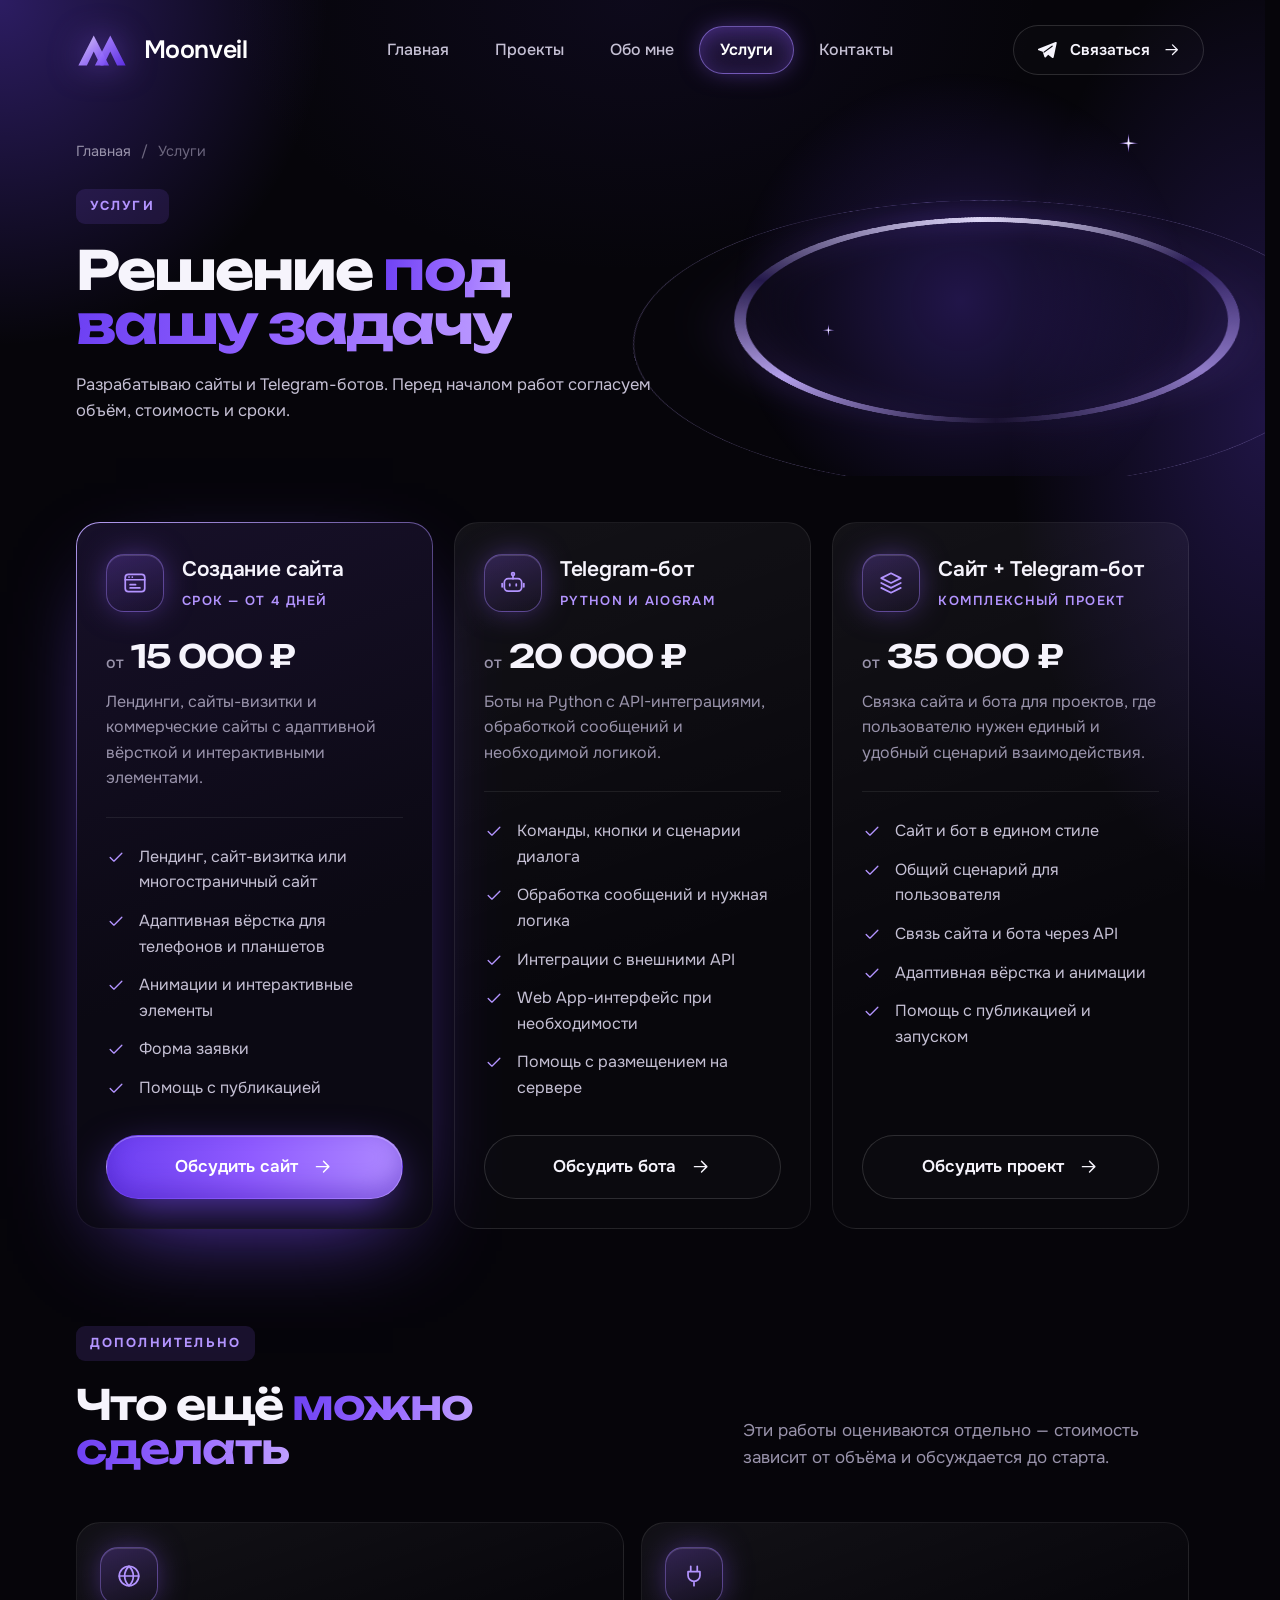
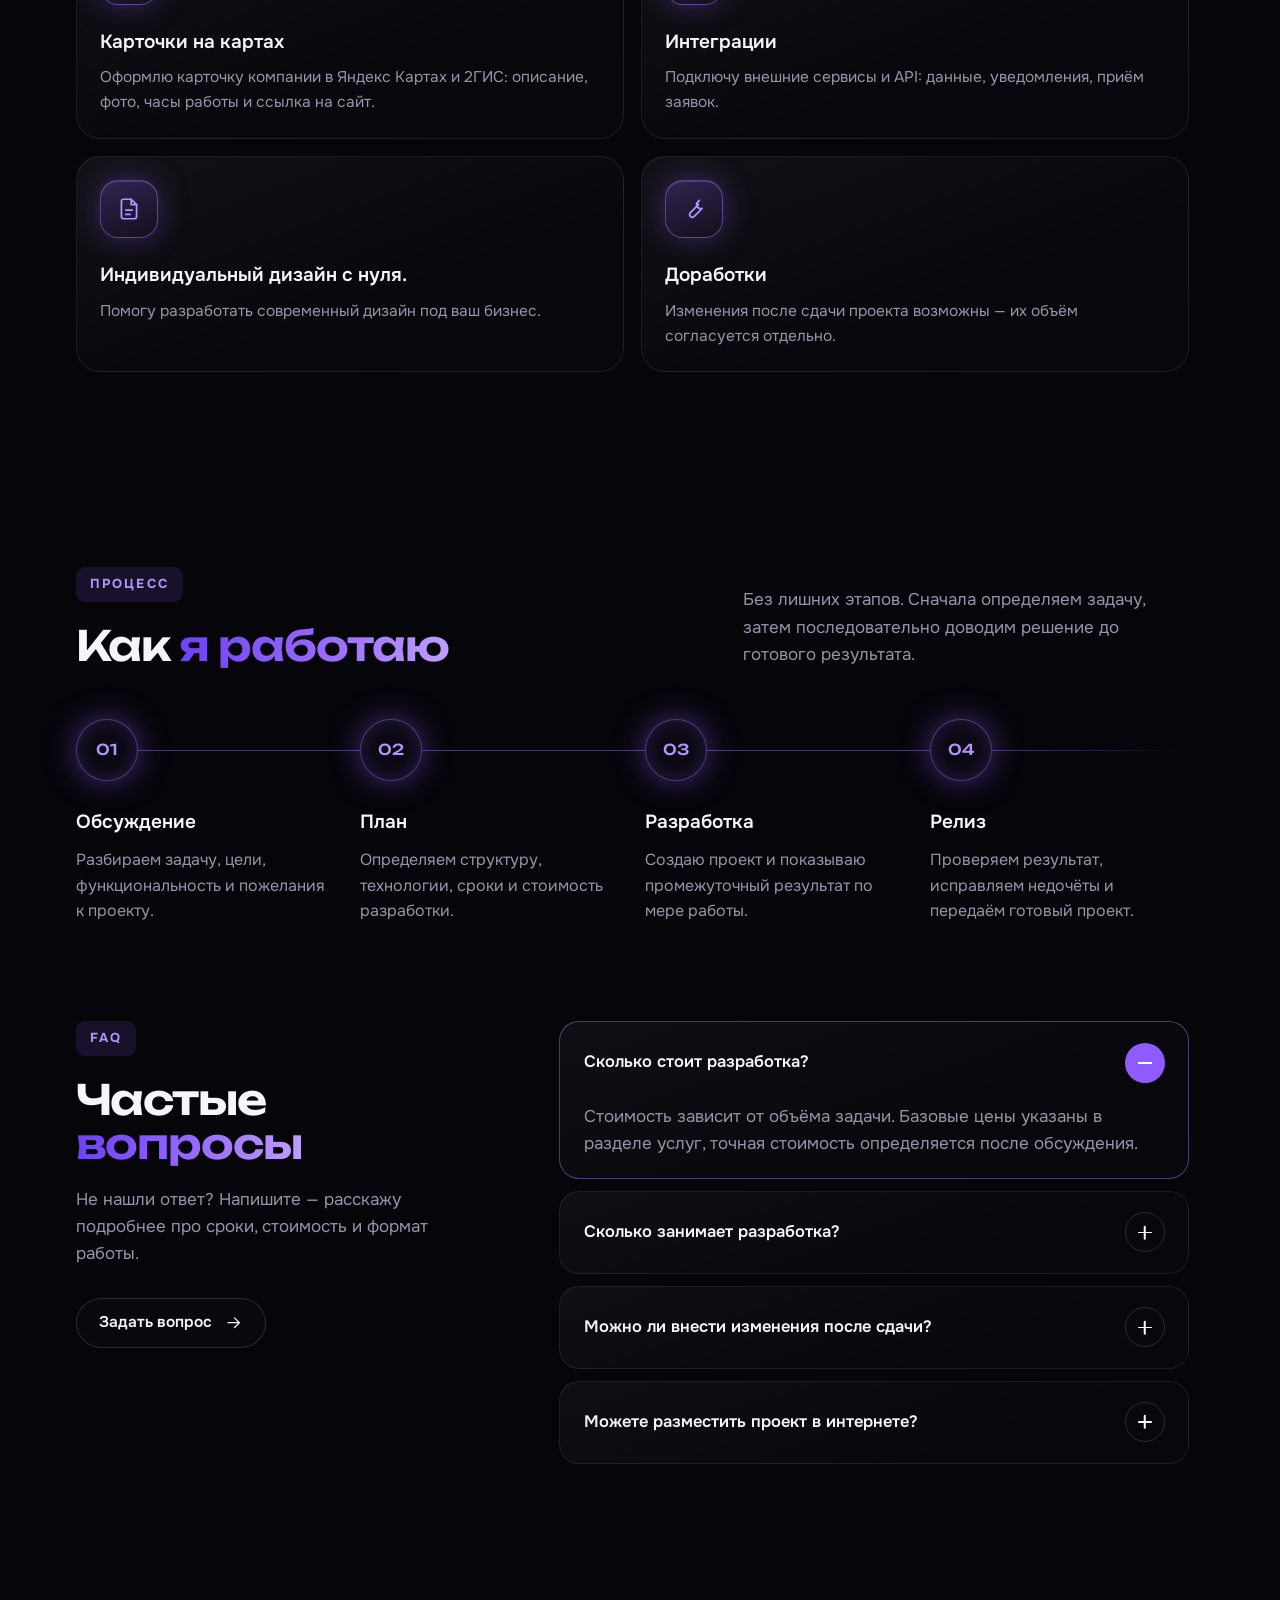
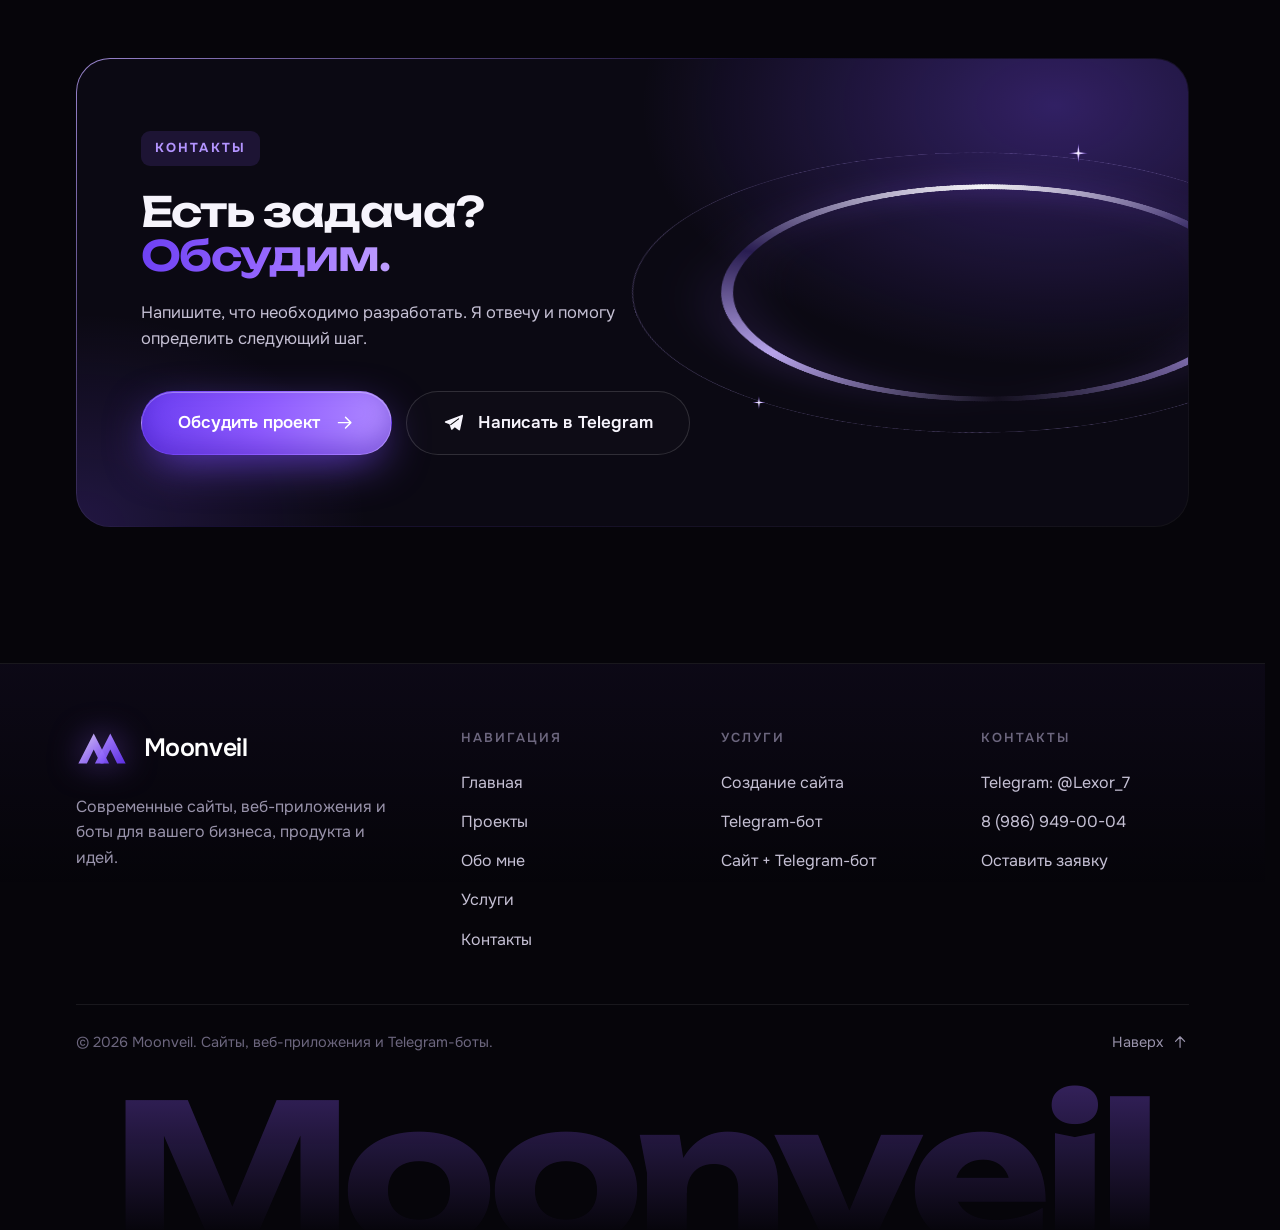
<file: services.html>
<!DOCTYPE html>
<html lang="ru">
<head>
  <meta charset="UTF-8">
  <meta name="viewport" content="width=device-width, initial-scale=1.0">
  <meta name="description" content="Разработка сайтов и Telegram-ботов: что входит в работу, стоимость и этапы.">
  <meta name="theme-color" content="#06050a">
  <meta property="og:type" content="website">
  <meta property="og:title" content="Услуги и цены — Moonveil">
  <meta property="og:description" content="Разработка сайтов и Telegram-ботов: что входит в работу, стоимость и этапы.">
  <title>Услуги и цены — Moonveil</title>

  <!-- Класс .js включает анимации появления. Если main.js не загрузился,
       класс снимается, и контент остаётся видимым -->
  <script>
    document.documentElement.classList.add("js");
    window.addEventListener("load", function () {
      setTimeout(function () {
        if (!window.MOONVEIL_READY) document.documentElement.classList.remove("js");
      }, 1200);
    });
  </script>

  <!-- Шрифты подключены в style.css (@font-face); здесь только ускорение загрузки -->
  <link rel="preload" as="font" type="font/woff2" crossorigin href="fonts/unbounded-cyrillic-wght-normal.woff2">
  <link rel="preload" as="font" type="font/woff2" crossorigin href="fonts/onest-cyrillic-wght-normal.woff2">
  <link rel="stylesheet" href="style.css">
  <link rel="icon" type="image/svg+xml" href="favicon.svg">
</head>

<body>
  <!-- SVG-спрайт: иконки подключаются через <use href="#i-..."> -->
  <svg xmlns="http://www.w3.org/2000/svg" width="0" height="0" style="position:absolute;overflow:hidden" aria-hidden="true" focusable="false">
    <defs>
      <linearGradient id="g-ring" x1="0" y1="0" x2="1" y2="1"><stop stop-color="#c3a9ff"/><stop offset="1" stop-color="#6a3df0"/></linearGradient>
    </defs>
    <symbol id="i-arrow" viewBox="0 0 24 24"><path d="M5 12h14M13 6l6 6-6 6"/></symbol>
    <symbol id="i-arrow-down" viewBox="0 0 24 24"><path d="M12 5v14M6 13l6 6 6-6"/></symbol>
    <symbol id="i-arrow-ur" viewBox="0 0 24 24"><path d="M7 17 17 7M8 7h9v9"/></symbol>
    <symbol id="i-plane" viewBox="0 0 24 24"><path fill="currentColor" stroke="none" d="M21.300 3.300 2.700 10.500c-.800.300-.800 1.400 0 1.700l4.600 1.700 1.800 5.500c.200.700 1.100.900 1.600.400l2.600-2.500 4.500 3.300c.600.400 1.400.100 1.500-.600l3.300-15.600c.200-.800-.600-1.400-1.300-1.100Z"/><path stroke="#06050a" stroke-width="1.300" d="M8.800 14.300 17.600 7.800"/></symbol>
    <symbol id="i-bolt" viewBox="0 0 24 24"><path d="M13.500 2 4.500 13.500h6.500l-1.500 8.500 10-12.500h-6.500L13.500 2Z"/></symbol>
    <symbol id="i-diamond" viewBox="0 0 24 24"><path d="M6.500 3.500h11L22 9.500 12 21 2 9.500l4.500-6ZM2 9.500h20M8.500 9.500 12 21l3.500-11.500M6.500 3.500l2 6 3.500-6 3.500 6 2-6"/></symbol>
    <symbol id="i-chart" viewBox="0 0 24 24"><rect x="3" y="13.500" width="4.500" height="7.500" rx="1.200"/><rect x="9.750" y="8.500" width="4.500" height="12.500" rx="1.200"/><rect x="16.500" y="3" width="4.500" height="18" rx="1.200"/></symbol>
    <symbol id="i-window" viewBox="0 0 24 24"><rect x="3" y="4" width="18" height="16" rx="3"/><path d="M3 9h18M6.500 6.500h.010M9.500 6.500h.010M7.500 13.500h5M7.500 16.500h9"/></symbol>
    <symbol id="i-bot" viewBox="0 0 24 24"><rect x="4" y="8" width="16" height="11.500" rx="3.500"/><path d="M12 8V5M9 13v1.500M15 13v1.500M2 12.500v3M22 12.500v3"/><circle cx="12" cy="3.700" r="1.300"/></symbol>
    <symbol id="i-layers" viewBox="0 0 24 24"><path d="m12 3 9 4.500-9 4.500-9-4.500L12 3ZM3 12l9 4.500 9-4.500M3 16.500 12 21l9-4.500"/></symbol>
    <symbol id="i-code" viewBox="0 0 24 24"><path d="m8 7.500-5 4.500 5 4.500M16 7.500l5 4.500-5 4.500M13.800 5l-3.600 14"/></symbol>
    <symbol id="i-check" viewBox="0 0 24 24"><path d="m5 12.500 4.500 4.500L19 7.500"/></symbol>
    <symbol id="i-phone" viewBox="0 0 24 24"><path d="M6.500 3h3l1.500 4.500-2 1.500a12 12 0 0 0 6 6l1.500-2 4.500 1.500v3a2 2 0 0 1-2 2A16.500 16.500 0 0 1 4.500 5a2 2 0 0 1 2-2Z"/></symbol>
    <symbol id="i-close" viewBox="0 0 24 24"><path d="M6 6l12 12M18 6 6 18"/></symbol>
    <symbol id="i-pin" viewBox="0 0 24 24"><path d="M12 21s7-6.200 7-11.500a7 7 0 1 0-14 0C5 14.800 12 21 12 21Z"/><circle cx="12" cy="9.500" r="2.500"/></symbol>
    <symbol id="i-clock" viewBox="0 0 24 24"><circle cx="12" cy="12" r="9"/><path d="M12 7v5l3.500 2"/></symbol>
    <symbol id="i-shield" viewBox="0 0 24 24"><path d="M12 3 4.500 6v5.500c0 4.500 3.200 8.300 7.500 9.500 4.300-1.200 7.500-5 7.500-9.500V6L12 3Z"/><path d="m9 12 2.200 2.200L15 10.400"/></symbol>
    <symbol id="i-doc" viewBox="0 0 24 24"><path d="M7 3h7l5 5v11a2 2 0 0 1-2 2H7a2 2 0 0 1-2-2V5a2 2 0 0 1 2-2Z"/><path d="M14 3v5h5M9 13h6M9 17h4"/></symbol>
    <symbol id="i-card" viewBox="0 0 24 24"><rect x="3" y="5.500" width="18" height="13" rx="3"/><path d="M3 10h18M7 14.500h4"/></symbol>
    <symbol id="i-flag" viewBox="0 0 24 24"><path d="M5 21V4M5 4.500c4-2.500 7 2.500 13 0v9c-6 2.500-9-2.500-13 0"/></symbol>
    <symbol id="i-globe" viewBox="0 0 24 24"><circle cx="12" cy="12" r="9"/><path d="M3 12h18M12 3c2.800 2.600 4 5.600 4 9s-1.200 6.400-4 9c-2.800-2.600-4-5.600-4-9s1.200-6.400 4-9Z"/></symbol>
    <symbol id="i-plug" viewBox="0 0 24 24"><path d="M9 3v5M15 3v5M6.500 8h11v3.500a5.500 5.500 0 0 1-11 0V8ZM12 17v4"/></symbol>
    <symbol id="i-tool" viewBox="0 0 24 24"><path d="M14.500 6.500a4 4 0 0 0 5 5L12 19a2.500 2.500 0 0 1-3.500-3.500l7.500-7.500a4 4 0 0 0-1.500-1.500ZM14.500 6.500 17 4"/></symbol>
    <symbol id="i-spark" viewBox="0 0 24 24"><path d="M12 2.500c.6 5.200 2.600 7.200 9.500 9.500-6.900 2.300-8.900 4.300-9.500 9.500-.6-5.200-2.600-7.200-9.500-9.500 6.900-2.300 8.900-4.300 9.500-9.500Z"/></symbol>
    <symbol id="i-flame" viewBox="0 0 24 24"><path d="M12 2c1 3.500 5 5.500 5 10.500a5 5 0 0 1-10 0c0-1.700.6-2.900 1.400-4 .3 1.600 1 2.500 2 2.800C10 8 10.500 4.700 12 2Z"/></symbol>
  </svg>
  <header class="header" id="header">
    <div class="container header__inner">
      <a class="logo" href="index.html" aria-label="Moonveil — на главную">
        <img src="images/logo-mark.svg" alt="" width="52" height="35">
        <span>Moonveil</span>
      </a>

      <nav class="nav" id="nav" aria-label="Основная навигация">
        <a class="nav__link" href="index.html">Главная</a>
        <a class="nav__link" href="projects.html">Проекты</a>
        <a class="nav__link" href="about.html">Обо мне</a>
        <a class="nav__link is-active" href="services.html" aria-current="page">Услуги</a>
        <a class="nav__link" href="contacts.html">Контакты</a>
        <a class="btn btn--primary nav__cta" href="https://t.me/Lexor_7" target="_blank" rel="noopener">
          <svg class="ico" aria-hidden="true"><use href="#i-plane"/></svg>
          Написать в Telegram
        </a>
      </nav>

      <div class="header__actions">
        <a class="btn btn--ghost btn--sm header__cta" href="https://t.me/Lexor_7" target="_blank" rel="noopener">
          <svg class="ico ico--plane" aria-hidden="true"><use href="#i-plane"/></svg>
          Связаться
          <svg class="ico ico--move" aria-hidden="true"><use href="#i-arrow"/></svg>
        </a>

        <button class="burger" id="burger" type="button" aria-label="Открыть меню" aria-expanded="false" aria-controls="nav">
          <span></span>
          <span></span>
        </button>
      </div>
    </div>
  </header>
  <main id="top">

    <!-- ЗАГОЛОВОК СТРАНИЦЫ -->
    <section class="phero">
      <div class="phero__decor" aria-hidden="true">
        <span class="ring ring--thin"></span>
        <span class="ring"></span>
        <i class="spark" style="right:10%;top:28%;--s:20px"></i>
        <i class="spark" style="right:34%;top:68%;--s:13px;--dl:-2s"></i>
      </div>

      <div class="container">
        <nav class="crumbs reveal" aria-label="Хлебные крошки">
          <a href="index.html">Главная</a><span>/</span><span>Услуги</span>
        </nav>

        <span class="kicker reveal">Услуги</span>
        <h1 class="phero__title reveal" style="--d:80ms">Решение <span class="grad">под вашу задачу</span></h1>
        <p class="lead reveal" style="--d:160ms">Разрабатываю сайты и Telegram-ботов. Перед началом работ согласуем объём, стоимость и сроки.</p>
      </div>
    </section>

    <!-- ТАРИФЫ -->
    <section class="section section--tight">
      <div class="container">
        <div class="sgrid">
          <article class="card card--accent plan reveal" id="site">
            <div class="plan__head">
              <span class="tile"><svg class="ico" aria-hidden="true"><use href="#i-window"/></svg></span>
              <div>
                <h3>Создание сайта</h3>
                <span class="plan__label">Срок — от 4 дней</span>
              </div>
            </div>
            <p class="plan__price"><small>от</small> 15 000 ₽</p>
            <p class="plan__desc">Лендинги, сайты-визитки и коммерческие сайты с адаптивной вёрсткой и интерактивными элементами.</p>
            <ul class="plan__list">
              <li><svg class="ico" aria-hidden="true"><use href="#i-check"/></svg>Лендинг, сайт-визитка или многостраничный сайт</li>
              <li><svg class="ico" aria-hidden="true"><use href="#i-check"/></svg>Адаптивная вёрстка для телефонов и планшетов</li>
              <li><svg class="ico" aria-hidden="true"><use href="#i-check"/></svg>Анимации и интерактивные элементы</li>
              <li><svg class="ico" aria-hidden="true"><use href="#i-check"/></svg>Форма заявки</li>
              <li><svg class="ico" aria-hidden="true"><use href="#i-check"/></svg>Помощь с публикацией</li>
            </ul>
            <button class="btn btn--primary btn--full js-open-modal" type="button" data-service="Создание сайта">
              Обсудить сайт
              <svg class="ico ico--move" aria-hidden="true"><use href="#i-arrow"/></svg>
            </button>
          </article>

          <article class="card plan reveal" style="--d:90ms" id="bot">
            <div class="plan__head">
              <span class="tile"><svg class="ico" aria-hidden="true"><use href="#i-bot"/></svg></span>
              <div>
                <h3>Telegram-бот</h3>
                <span class="plan__label">Python и aiogram</span>
              </div>
            </div>
            <p class="plan__price"><small>от</small> 20 000 ₽</p>
            <p class="plan__desc">Боты на Python с API-интеграциями, обработкой сообщений и необходимой логикой.</p>
            <ul class="plan__list">
              <li><svg class="ico" aria-hidden="true"><use href="#i-check"/></svg>Команды, кнопки и сценарии диалога</li>
              <li><svg class="ico" aria-hidden="true"><use href="#i-check"/></svg>Обработка сообщений и нужная логика</li>
              <li><svg class="ico" aria-hidden="true"><use href="#i-check"/></svg>Интеграции с внешними API</li>
              <li><svg class="ico" aria-hidden="true"><use href="#i-check"/></svg>Web App-интерфейс при необходимости</li>
              <li><svg class="ico" aria-hidden="true"><use href="#i-check"/></svg>Помощь с размещением на сервере</li>
            </ul>
            <button class="btn btn--ghost btn--full js-open-modal" type="button" data-service="Telegram-бот">
              Обсудить бота
              <svg class="ico ico--move" aria-hidden="true"><use href="#i-arrow"/></svg>
            </button>
          </article>

          <article class="card plan reveal" style="--d:180ms" id="combo">
            <div class="plan__head">
              <span class="tile"><svg class="ico" aria-hidden="true"><use href="#i-layers"/></svg></span>
              <div>
                <h3>Сайт + Telegram-бот</h3>
                <span class="plan__label">Комплексный проект</span>
              </div>
            </div>
            <p class="plan__price"><small>от</small> 35 000 ₽</p>
            <p class="plan__desc">Связка сайта и бота для проектов, где пользователю нужен единый и удобный сценарий взаимодействия.</p>
            <ul class="plan__list">
              <li><svg class="ico" aria-hidden="true"><use href="#i-check"/></svg>Сайт и бот в едином стиле</li>
              <li><svg class="ico" aria-hidden="true"><use href="#i-check"/></svg>Общий сценарий для пользователя</li>
              <li><svg class="ico" aria-hidden="true"><use href="#i-check"/></svg>Связь сайта и бота через API</li>
              <li><svg class="ico" aria-hidden="true"><use href="#i-check"/></svg>Адаптивная вёрстка и анимации</li>
              <li><svg class="ico" aria-hidden="true"><use href="#i-check"/></svg>Помощь с публикацией и запуском</li>
            </ul>
            <button class="btn btn--ghost btn--full js-open-modal" type="button" data-service="Сайт + Telegram-бот">
              Обсудить проект
              <svg class="ico ico--move" aria-hidden="true"><use href="#i-arrow"/></svg>
            </button>
          </article>
        </div>
      </div>
    </section>

    <!-- ДОПОЛНИТЕЛЬНО -->
    <section class="section section--flush">
      <div class="container">
        <div class="head">
          <div>
            <span class="kicker reveal">Дополнительно</span>
            <h2 class="title reveal" style="--d:80ms">Что ещё <span class="grad">можно сделать</span></h2>
          </div>
          <p class="reveal" style="--d:160ms">Эти работы оцениваются отдельно — стоимость зависит от объёма и обсуждается до старта.</p>
        </div>

        <div class="extras">
          <article class="card card--hover extra reveal">
            <span class="tile"><svg class="ico" aria-hidden="true"><use href="#i-globe"/></svg></span>
            <h3>Карточки на картах</h3>
            <p>Оформлю карточку компании в Яндекс Картах и 2ГИС: описание, фото, часы работы и ссылка на сайт.</p>
          </article>

          <article class="card card--hover extra reveal" style="--d:80ms">
            <span class="tile"><svg class="ico" aria-hidden="true"><use href="#i-plug"/></svg></span>
            <h3>Интеграции</h3>
            <p>Подключу внешние сервисы и API: данные, уведомления, приём заявок.</p>
          </article>

          <article class="card card--hover extra reveal" style="--d:160ms">
            <span class="tile"><svg class="ico" aria-hidden="true"><use href="#i-doc"/></svg></span>
            <h3>Индивидуальный дизайн с нуля.</h3>
            <p>Помогу разработать современный дизайн под ваш бизнес.</p>
          </article>

          <article class="card card--hover extra reveal" style="--d:240ms">
            <span class="tile"><svg class="ico" aria-hidden="true"><use href="#i-tool"/></svg></span>
            <h3>Доработки</h3>
            <p>Изменения после сдачи проекта возможны — их объём согласуется отдельно.</p>
          </article>
        </div>
      </div>
    </section>

    <!-- ПРОЦЕСС -->
    <section class="section" id="process">
      <div class="container">
        <div class="head">
          <div>
            <span class="kicker reveal">Процесс</span>
            <h2 class="title reveal" style="--d:80ms">Как <span class="grad">я работаю</span></h2>
          </div>
          <p class="reveal" style="--d:160ms">Без лишних этапов. Сначала определяем задачу, затем последовательно доводим решение до готового результата.</p>
        </div>

        <ol class="steps">
          <li class="step reveal">
            <span class="step__num">01</span>
            <h3>Обсуждение</h3>
            <p>Разбираем задачу, цели, функциональность и пожелания к проекту.</p>
          </li>
          <li class="step reveal" style="--d:90ms">
            <span class="step__num">02</span>
            <h3>План</h3>
            <p>Определяем структуру, технологии, сроки и стоимость разработки.</p>
          </li>
          <li class="step reveal" style="--d:180ms">
            <span class="step__num">03</span>
            <h3>Разработка</h3>
            <p>Создаю проект и показываю промежуточный результат по мере работы.</p>
          </li>
          <li class="step reveal" style="--d:270ms">
            <span class="step__num">04</span>
            <h3>Релиз</h3>
            <p>Проверяем результат, исправляем недочёты и передаём готовый проект.</p>
          </li>
        </ol>
      </div>
    </section>

    <!-- FAQ -->
    <section class="section section--flush" id="faq">
      <div class="container">
        <div class="split">
          <div class="split__side">
            <span class="kicker reveal">FAQ</span>
            <h2 class="title reveal" style="--d:80ms">Частые <span class="grad">вопросы</span></h2>
            <p class="reveal" style="--d:160ms">Не нашли ответ? Напишите — расскажу подробнее про сроки, стоимость и формат работы.</p>
            <a class="btn btn--ghost btn--sm reveal" style="--d:240ms" href="contacts.html">
              Задать вопрос
              <svg class="ico ico--move" aria-hidden="true"><use href="#i-arrow"/></svg>
            </a>
          </div>

          <div class="faq">
            <details class="faq__item reveal" open>
              <summary>Сколько стоит разработка? <span class="faq__plus" aria-hidden="true"></span></summary>
              <div class="faq__body">Стоимость зависит от объёма задачи. Базовые цены указаны в разделе услуг, точная стоимость определяется после обсуждения.</div>
            </details>
            <details class="faq__item reveal" style="--d:70ms">
              <summary>Сколько занимает разработка? <span class="faq__plus" aria-hidden="true"></span></summary>
              <div class="faq__body">Небольшой сайт может быть готов примерно от 4 до 7 дней. Более сложные проекты требуют больше времени.</div>
            </details>
            <details class="faq__item reveal" style="--d:140ms">
              <summary>Можно ли внести изменения после сдачи? <span class="faq__plus" aria-hidden="true"></span></summary>
              <div class="faq__body">Да. Объём дополнительных изменений согласуется отдельно.</div>
            </details>
            <details class="faq__item reveal" style="--d:210ms">
              <summary>Можете разместить проект в интернете? <span class="faq__plus" aria-hidden="true"></span></summary>
              <div class="faq__body">Да. Могу помочь с публикацией сайта или размещением Telegram-бота на подходящем сервере.</div>
            </details>
          </div>
        </div>
      </div>
    </section>

    <!-- CTA -->
    <section class="section">
      <div class="container">
        <div class="cta reveal">
          <div class="cta__decor" aria-hidden="true">
            <span class="ring ring--thin"></span>
            <span class="ring"></span>
            <i class="spark" style="right:9%;top:18%;--s:20px"></i>
            <i class="spark" style="right:38%;top:72%;--s:14px;--dl:-2s"></i>
          </div>

          <span class="kicker">Контакты</span>
          <h2 class="title">Есть задача? <span class="grad">Обсудим.</span></h2>
          <p>Напишите, что необходимо разработать. Я отвечу и помогу определить следующий шаг.</p>

          <div class="cta__actions">
            <button class="btn btn--primary js-open-modal" type="button">
              Обсудить проект
              <svg class="ico ico--move" aria-hidden="true"><use href="#i-arrow"/></svg>
            </button>
            <a class="btn btn--ghost" href="https://t.me/Lexor_7" target="_blank" rel="noopener">
              <svg class="ico" aria-hidden="true"><use href="#i-plane"/></svg>
              Написать в Telegram
            </a>
          </div>
        </div>
      </div>
    </section>
  </main>

  <footer class="footer">
    <div class="container">
      <div class="footer__top">
        <div class="footer__brand">
          <a class="logo" href="index.html" aria-label="Moonveil — на главную">
            <img src="images/logo-mark.svg" alt="" width="52" height="35">
            <span>Moonveil</span>
          </a>
          <p>Современные сайты, веб-приложения и боты для вашего бизнеса, продукта и идей.</p>
        </div>

        <nav class="footer__col" aria-label="Разделы сайта">
          <h4>Навигация</h4>
          <ul>
            <li><a href="index.html">Главная</a></li>
            <li><a href="projects.html">Проекты</a></li>
            <li><a href="about.html">Обо мне</a></li>
            <li><a href="services.html">Услуги</a></li>
            <li><a href="contacts.html">Контакты</a></li>
          </ul>
        </nav>

        <div class="footer__col">
          <h4>Услуги</h4>
          <ul>
            <li><a href="services.html#site">Создание сайта</a></li>
            <li><a href="services.html#bot">Telegram-бот</a></li>
            <li><a href="services.html#combo">Сайт + Telegram-бот</a></li>
          </ul>
        </div>

        <div class="footer__col">
          <h4>Контакты</h4>
          <ul>
            <li><a href="https://t.me/Lexor_7" target="_blank" rel="noopener">Telegram: @Lexor_7</a></li>
            <li><a href="tel:+79869490004">8 (986) 949-00-04</a></li>
            <li><a href="contacts.html">Оставить заявку</a></li>
          </ul>
        </div>
      </div>

      <div class="footer__bottom">
        <p>© <span data-year>2026</span> Moonveil. Сайты, веб-приложения и Telegram-боты.</p>
        <a href="#top">Наверх <svg class="ico" aria-hidden="true" style="transform:rotate(-90deg)"><use href="#i-arrow"/></svg></a>
      </div>
    </div>

    <p class="footer__word" aria-hidden="true">Moonveil</p>
  </footer>
  <script src="main.js"></script>
</body>
</html>
</file>
<file: style.css>
/* =========================================================
   MOONVEIL — стили сайта
   Тёмная премиальная тема: чёрный фон, фиолетовые акценты,
   стеклянные карточки, крупная типографика.

   Содержание:
   01. Переменные            09. Карточки проектов
   02. База                  10. Услуги и тарифы
   03. Общие элементы        11. Бенто, шаги, стек, FAQ
   04. Шапка                 12. CTA и подвал
   05. Главный экран         13. Внутренние страницы
   06. Полоса преимуществ    14. Формы и модальное окно
   07. Витрина проектов      15. Анимации
   08. Бегущая строка        16. Адаптив
========================================================= */


/* =========================================================
   01. ПЕРЕМЕННЫЕ
========================================================= */

:root {
  --bg: #06050a;
  --bg-2: #0b0913;
  --bg-3: #110e1c;

  --line: rgba(255, 255, 255, .08);
  --line-2: rgba(255, 255, 255, .14);
  --line-accent: rgba(164, 130, 255, .42);

  --text: #f6f4fc;
  --text-2: #c5c0d4;
  --muted: #9993ab;
  --muted-2: #6c667e;

  /* Акцент: меняется здесь, подхватывается всем сайтом */
  --accent: #8f5bff;
  --accent-2: #b394ff;
  --accent-3: #6a3df0;
  --accent-soft: rgba(143, 91, 255, .14);

  --grad: linear-gradient(100deg, #6a3df0 0%, #8f5bff 48%, #b08cff 100%);
  --grad-text: linear-gradient(95deg, #6d40f3 0%, #9566ff 50%, #bf9fff 100%);
  --grad-silver: linear-gradient(180deg, #fff 12%, #e6e2f0 52%, #a6a1b6 100%);

  --font-display: "Unbounded", "Onest", system-ui, sans-serif;
  --font-text: "Onest", system-ui, -apple-system, "Segoe UI", Roboto, sans-serif;

  --gutter: clamp(20px, 5.9vw, 118px);
  --container: 1760px;
  --radius: 24px;
  --radius-lg: 34px;
  --header-h: 100px;
  --ease: cubic-bezier(.22, .8, .26, 1);
}


/* Шрифты: вариативные Unbounded (заголовки) и Onest (текст).
   Файлы лежат в папке fonts/ рядом с сайтом (взяты из пакетов
   Fontsource, лицензия OFL), внешние сервисы шрифтов не нужны.
   Браузер скачивает только те наборы, символы которых есть на странице:
   latin-ext, например, нужен ради знака ₽. */

@font-face {
  font-family: "Unbounded"; font-style: normal; font-weight: 200 900; font-display: swap;
  src: url("fonts/unbounded-cyrillic-wght-normal.woff2") format("woff2");
  unicode-range: U+0301, U+0400-045F, U+0490-0491, U+04B0-04B1, U+2116;
}
@font-face {
  font-family: "Unbounded"; font-style: normal; font-weight: 200 900; font-display: swap;
  src: url("fonts/unbounded-latin-ext-wght-normal.woff2") format("woff2");
  unicode-range: U+0100-02BA, U+02BD-02C5, U+02C7-02CC, U+02CE-02D7, U+02DD-02FF, U+0304, U+0308, U+0329, U+1D00-1DBF, U+1E00-1E9F, U+1EF2-1EFF, U+2020, U+20A0-20AB, U+20AD-20C0, U+2113, U+2C60-2C7F, U+A720-A7FF;
}
@font-face {
  font-family: "Unbounded"; font-style: normal; font-weight: 200 900; font-display: swap;
  src: url("fonts/unbounded-latin-wght-normal.woff2") format("woff2");
  unicode-range: U+0000-00FF, U+0131, U+0152-0153, U+02BB-02BC, U+02C6, U+02DA, U+02DC, U+0304, U+0308, U+0329, U+2000-206F, U+20AC, U+2122, U+2191, U+2193, U+2212, U+2215, U+FEFF, U+FFFD;
}

@font-face {
  font-family: "Onest"; font-style: normal; font-weight: 100 900; font-display: swap;
  src: url("fonts/onest-cyrillic-wght-normal.woff2") format("woff2");
  unicode-range: U+0301, U+0400-045F, U+0490-0491, U+04B0-04B1, U+2116;
}
@font-face {
  font-family: "Onest"; font-style: normal; font-weight: 100 900; font-display: swap;
  src: url("fonts/onest-latin-ext-wght-normal.woff2") format("woff2");
  unicode-range: U+0100-02BA, U+02BD-02C5, U+02C7-02CC, U+02CE-02D7, U+02DD-02FF, U+0304, U+0308, U+0329, U+1D00-1DBF, U+1E00-1E9F, U+1EF2-1EFF, U+2020, U+20A0-20AB, U+20AD-20C0, U+2113, U+2C60-2C7F, U+A720-A7FF;
}
@font-face {
  font-family: "Onest"; font-style: normal; font-weight: 100 900; font-display: swap;
  src: url("fonts/onest-latin-wght-normal.woff2") format("woff2");
  unicode-range: U+0000-00FF, U+0131, U+0152-0153, U+02BB-02BC, U+02C6, U+02DA, U+02DC, U+0304, U+0308, U+0329, U+2000-206F, U+20AC, U+2122, U+2191, U+2193, U+2212, U+2215, U+FEFF, U+FFFD;
}


/* =========================================================
   02. БАЗА
========================================================= */

*, *::before, *::after { box-sizing: border-box; }

html {
  scroll-behavior: smooth;
  scroll-padding-top: 96px;
  -webkit-text-size-adjust: 100%;
  scrollbar-color: #2c2444 var(--bg);
  scrollbar-gutter: stable;
}

body {
  position: relative;
  margin: 0;
  min-height: 100vh;
  background: var(--bg);
  color: var(--text);
  font-family: var(--font-text);
  font-size: 17px;
  line-height: 1.6;
  overflow-x: hidden;
  -webkit-font-smoothing: antialiased;
  text-rendering: optimizeLegibility;
}

/* Фиолетовое свечение по углам первого экрана */
body::before {
  content: "";
  position: absolute;
  z-index: -1;
  inset: 0 0 auto 0;
  height: min(1500px, 170vh);
  pointer-events: none;
  background:
    radial-gradient(36% 32% at 0% 0%, rgba(112, 70, 255, .36), transparent 72%),
    radial-gradient(28% 44% at 100% 28%, rgba(112, 70, 255, .24), transparent 72%),
    radial-gradient(46% 26% at 50% 0%, rgba(80, 50, 180, .1), transparent 70%);
}

body.is-locked { overflow: hidden; }

h1, h2, h3, h4, p, ul, ol, dl, dd, figure { margin: 0; }
ul, ol { padding: 0; list-style: none; }
a { color: inherit; text-decoration: none; }
img, svg { display: block; max-width: 100%; }
button, input, textarea, select { font: inherit; color: inherit; }
button { padding: 0; border: 0; background: none; cursor: pointer; }
button, a { -webkit-tap-highlight-color: transparent; }

:focus-visible { outline: 2px solid var(--accent-2); outline-offset: 3px; border-radius: 8px; }
::selection { background: rgba(143, 91, 255, .5); color: #fff; }

::-webkit-scrollbar { width: 10px; height: 10px; }
::-webkit-scrollbar-track { background: var(--bg); }
::-webkit-scrollbar-thumb { background: #2c2444; border-radius: 10px; border: 2px solid var(--bg); }
::-webkit-scrollbar-thumb:hover { background: #45357a; }


/* =========================================================
   03. ОБЩИЕ ЭЛЕМЕНТЫ
========================================================= */

.container {
  width: min(var(--container), calc(100% - var(--gutter) * 2));
  margin-inline: auto;
}

.section { position: relative; padding: clamp(72px, 7.6vw, 150px) 0; }
.section--tight { padding-top: clamp(36px, 3.6vw, 70px); }
.section--flush { padding-top: 0; }
.section--clip { overflow: hidden; overflow: clip; }

.nowrap { white-space: nowrap; }

/* Иконки из SVG-спрайта */
.ico {
  flex: none;
  width: 1.25em; height: 1.25em;
  fill: none; stroke: currentColor;
  stroke-width: 1.6; stroke-linecap: round; stroke-linejoin: round;
}

/* Градиентный текст */
.grad, .silver {
  -webkit-background-clip: text; background-clip: text;
  -webkit-text-fill-color: transparent; color: transparent;
  -webkit-box-decoration-break: clone; box-decoration-break: clone;
}
.grad { background-image: var(--grad-text); }
.silver { background-image: var(--grad-silver); }

/* Заголовки */
.title {
  font-family: var(--font-display);
  font-weight: 600;
  font-size: clamp(30px, 3.25vw, 62px);
  line-height: 1.06;
  letter-spacing: -.025em;
  text-wrap: balance;
}
.title--sm { font-size: clamp(26px, 2.5vw, 46px); }

.lead { color: var(--text-2); font-size: clamp(16.5px, 1.1vw, 21px); line-height: 1.6; }
.text-muted { color: var(--muted); }

/* Метка раздела */
.kicker {
  display: inline-flex; align-items: center; gap: 10px;
  padding: 7px 14px;
  border-radius: 9px;
  background: var(--accent-soft);
  color: var(--accent-2);
  font-size: 13px; font-weight: 700; letter-spacing: .17em; text-transform: uppercase;
}

/* Шапка раздела: заголовок слева, пояснение справа */
.head {
  display: grid;
  grid-template-columns: minmax(0, 1.15fr) minmax(0, .85fr);
  gap: 22px 64px;
  align-items: end;
  margin-bottom: clamp(36px, 4vw, 70px);
}
.head .kicker { margin-bottom: 22px; }
.head > p { justify-self: end; max-width: 500px; color: var(--muted); }
.head--center { grid-template-columns: minmax(0, 1fr); justify-items: center; text-align: center; }
.head--center > p { justify-self: center; max-width: 620px; }

/* Кнопки */
.btn {
  position: relative;
  display: inline-flex; align-items: center; justify-content: center; gap: 14px;
  min-height: 64px; padding: 0 36px;
  border: 1px solid transparent; border-radius: 999px;
  font-size: 17px; font-weight: 600; white-space: nowrap;
  cursor: pointer;
  transition: transform .4s var(--ease), box-shadow .4s var(--ease), background-color .3s, border-color .3s, color .3s;
}
.btn .ico { transition: transform .4s var(--ease); }
.btn:hover { transform: translateY(-3px); }
.btn:hover .ico--move { transform: translateX(5px); }
.btn:hover .ico--drop { transform: translateY(4px); }
.btn:active { transform: translateY(0) scale(.985); }
.btn[disabled] { opacity: .6; cursor: progress; transform: none; }

.btn--primary {
  background: var(--grad);
  color: #fff;
  box-shadow:
    0 14px 46px -10px rgba(124, 77, 255, .78),
    inset 0 1px 0 rgba(255, 255, 255, .32),
    inset 0 -10px 22px rgba(60, 20, 170, .38);
}
.btn--primary:hover {
  box-shadow:
    0 22px 64px -10px rgba(124, 77, 255, .98),
    inset 0 1px 0 rgba(255, 255, 255, .4),
    inset 0 -10px 22px rgba(60, 20, 170, .3);
}

.btn--ghost { border-color: var(--line-2); background: rgba(255, 255, 255, .015); color: var(--text); }
.btn--ghost:hover { border-color: var(--line-accent); background: var(--accent-soft); box-shadow: 0 14px 40px -18px rgba(124, 77, 255, .7); }

.btn--sm { min-height: 50px; padding: 0 22px; gap: 12px; font-size: 15.5px; }
.btn--full { width: 100%; }

/* Текстовая ссылка со стрелкой */
.link {
  display: inline-flex; align-items: center; gap: 10px;
  color: var(--text); font-weight: 600; font-size: 15.5px;
  transition: color .25s;
}
.link .ico { width: 1.1em; height: 1.1em; transition: transform .35s var(--ease); }
.link:hover { color: var(--accent-2); }
.link:hover .ico { transform: translate(3px, 0); }
.link--ext:hover .ico { transform: translate(2px, -2px); }
.link--muted { color: var(--muted); font-weight: 500; }
.link--off { color: var(--muted-2); font-weight: 500; cursor: default; }
.link--off:hover { color: var(--muted-2); }

/* Стеклянная карточка */
.card {
  position: relative;
  border: 1px solid var(--line);
  border-radius: var(--radius);
  background: linear-gradient(160deg, rgba(255, 255, 255, .055), rgba(255, 255, 255, .012) 62%);
  overflow: hidden;
  transition: transform .55s var(--ease), border-color .4s, box-shadow .55s var(--ease);
}
/* Блик, который следует за курсором (координаты ставит main.js) */
.card::before {
  content: "";
  position: absolute; inset: 0; z-index: 0;
  border-radius: inherit;
  background: radial-gradient(460px circle at var(--mx, 30%) var(--my, 0%), rgba(164, 130, 255, .2), transparent 62%);
  opacity: 0;
  transition: opacity .5s;
  pointer-events: none;
}
.card > * { position: relative; z-index: 1; }
.card--hover:hover { transform: translateY(-6px); border-color: var(--line-accent); box-shadow: 0 34px 90px -36px rgba(124, 77, 255, .6); }
.card:hover::before { opacity: 1; }

/* Теги и чипы */
.tags { display: flex; flex-wrap: wrap; gap: 8px; }
.tags li, .chip {
  padding: 6px 12px;
  border: 1px solid var(--line-2); border-radius: 999px;
  background: rgba(255, 255, 255, .025);
  color: var(--text-2);
  font-size: 13px; font-weight: 500; line-height: 1.3;
}

/* Плитка под иконку */
.tile {
  display: grid; place-items: center;
  width: 58px; height: 58px;
  border: 1px solid var(--line-accent); border-radius: 18px;
  background: linear-gradient(160deg, rgba(143, 91, 255, .26), rgba(143, 91, 255, .04));
  color: var(--accent-2);
  box-shadow: 0 0 34px -8px rgba(143, 91, 255, .7), inset 0 1px 0 rgba(255, 255, 255, .14);
}
.tile .ico { width: 26px; height: 26px; }

/* Искры */
.spark {
  position: absolute;
  width: var(--s, 22px); height: var(--s, 22px);
  background: radial-gradient(circle, #fff 0, #cdb6ff 26%, rgba(143, 91, 255, .5) 60%, transparent 72%);
  clip-path: polygon(50% 0, 55% 45%, 100% 50%, 55% 55%, 50% 100%, 45% 55%, 0 50%, 45% 45%);
  animation: twinkle 4.2s ease-in-out infinite;
  animation-delay: var(--dl, 0s);
  pointer-events: none;
}

/* Стеклянное кольцо (декор внутренних страниц и CTA) */
.ring {
  position: absolute;
  aspect-ratio: 1;
  transform: rotateX(66deg) rotateZ(var(--rz, -22deg));
  filter: drop-shadow(0 0 26px rgba(143, 91, 255, .6));
  pointer-events: none;
}
.ring::before {
  content: "";
  position: absolute; inset: 0;
  border: var(--rw, 14px) solid transparent; border-radius: 50%;
  background: conic-gradient(from 200deg,
    rgba(190, 165, 255, .04), rgba(200, 180, 255, .9) 16%, rgba(120, 80, 255, .22) 32%,
    rgba(255, 255, 255, .95) 50%, rgba(120, 80, 255, .18) 66%, rgba(190, 165, 255, .7) 84%, rgba(190, 165, 255, .04)) border-box;
  -webkit-mask: linear-gradient(#000 0 0) padding-box, linear-gradient(#000 0 0);
  -webkit-mask-composite: xor;
  mask: linear-gradient(#000 0 0) padding-box exclude, linear-gradient(#000 0 0);
  animation: spin 26s linear infinite;
}
.ring--thin { filter: none; opacity: .5; }
.ring--thin::before { border-width: 1px; background: rgba(190, 165, 255, .6) border-box; animation: none; }


/* =========================================================
   04. ШАПКА
========================================================= */

.header {
  position: fixed; inset: 0 0 auto 0; z-index: 100;
  transition: transform .5s var(--ease);
}
/* Размытие вынесено в псевдоэлемент: backdrop-filter на самой шапке
   сломал бы position: fixed у мобильного меню внутри неё */
.header::before {
  content: "";
  position: absolute; inset: 0; z-index: -1;
  border-bottom: 1px solid transparent;
  background: rgba(6, 5, 10, 0);
  transition: background-color .4s, border-color .4s, backdrop-filter .4s;
}
.header.is-scrolled::before {
  border-color: var(--line);
  background: rgba(6, 5, 10, .72);
  -webkit-backdrop-filter: blur(22px) saturate(140%);
  backdrop-filter: blur(22px) saturate(140%);
}

.header__inner {
  display: grid; grid-template-columns: 1fr auto 1fr; align-items: center; gap: 24px;
  height: var(--header-h);
  transition: height .45s var(--ease);
}
.header.is-scrolled .header__inner { height: 76px; }

.logo {
  display: inline-flex; align-items: center; gap: 16px; justify-self: start;
  color: #fff; font-size: 25px; font-weight: 600; letter-spacing: -.015em;
}
.logo img { width: 52px; height: auto; filter: drop-shadow(0 0 16px rgba(143, 91, 255, .55)); transition: transform .5s var(--ease); }
.logo:hover img { transform: translateY(-2px) scale(1.05); }

.nav { display: flex; align-items: center; gap: 4px; }
.nav__link {
  display: inline-flex; align-items: center;
  height: 48px; padding: 0 26px;
  border: 1px solid transparent; border-radius: 999px;
  color: var(--text-2); font-size: 16.5px; font-weight: 500;
  transition: color .25s, background-color .25s, border-color .25s, box-shadow .3s;
}
.nav__link:hover { color: #fff; }
.nav__link.is-active {
  color: #fff; font-weight: 600;
  border-color: rgba(164, 130, 255, .6);
  background: linear-gradient(180deg, rgba(143, 91, 255, .24), rgba(143, 91, 255, .07));
  box-shadow: inset 0 0 20px rgba(143, 91, 255, .28), 0 0 26px -6px rgba(143, 91, 255, .6);
}
.nav__cta { display: none; }

.header__actions { display: flex; align-items: center; gap: 12px; justify-self: end; }
.header__cta .ico--plane { width: 22px; height: 22px; }

.burger {
  display: none; position: relative;
  width: 50px; height: 50px;
  border: 1px solid var(--line-2); border-radius: 50%;
  background: rgba(255, 255, 255, .03);
}
.burger span {
  position: absolute; left: 15px; right: 15px; height: 1.5px;
  background: #fff; border-radius: 2px;
  transition: transform .4s var(--ease), top .4s var(--ease);
}
.burger span:nth-child(1) { top: 20px; }
.burger span:nth-child(2) { top: 28px; }
.menu-open .burger span:nth-child(1) { top: 24px; transform: rotate(45deg); }
.menu-open .burger span:nth-child(2) { top: 24px; transform: rotate(-45deg); }


/* =========================================================
   05. ГЛАВНЫЙ ЭКРАН
========================================================= */

.hero { position: relative; isolation: isolate; overflow: hidden; }

.hero__inner {
  position: relative; z-index: 2;
  padding-top: clamp(126px, 7.4vw, 148px);
  padding-bottom: clamp(40px, 2.5vw, 50px);
}

.pill {
  display: inline-flex; align-items: center; gap: 14px;
  padding: 10px 24px 10px 16px;
  border: 1px solid var(--line-2); border-radius: 999px;
  background: rgba(10, 8, 18, .45);
  color: var(--text-2); font-size: clamp(14.5px, .88vw, 17px);
}
.pill__dot {
  width: 14px; height: 14px; border-radius: 50%;
  background: radial-gradient(circle at 35% 30%, #c9b3ff, var(--accent) 60%);
  box-shadow: 0 0 0 4px rgba(143, 91, 255, .16), 0 0 18px var(--accent);
  animation: pulse 2.8s ease-in-out infinite;
}

.hero__title {
  margin: clamp(18px, 1.3vw, 26px) 0 clamp(16px, 1.1vw, 22px);
  font-family: var(--font-display);
  font-weight: 700;
  font-size: clamp(36px, 4.9vw, 100px);
  line-height: .96;
  letter-spacing: -.035em;
}
.hero__title .grad { padding-bottom: .12em; }

.hero__lead {
  max-width: 31em;
  color: var(--text-2);
  font-size: clamp(16.5px, 1.16vw, 23px);
  line-height: 1.55;
}

.hero__buttons { display: flex; flex-wrap: wrap; gap: clamp(12px, 1.3vw, 26px); margin-top: clamp(28px, 2.1vw, 42px); }

/* 3D-графика справа. Картинка тёмная, режим screen растворяет её фон */
.hero__art {
  position: absolute; z-index: 1;
  top: 0; bottom: 0; right: max(0px, calc((100vw - 2100px) / 2));
  width: min(54.5%, 1150px);
  pointer-events: none;
  mix-blend-mode: screen;
  -webkit-mask-image: linear-gradient(90deg, transparent 0, #000 17%, #000 93%, transparent 100%), linear-gradient(180deg, transparent 0, #000 13%);
  -webkit-mask-composite: source-in;
  mask-image: linear-gradient(90deg, transparent 0, #000 17%, #000 93%, transparent 100%), linear-gradient(180deg, transparent 0, #000 13%);
  mask-composite: intersect;
}
.hero__art-move { position: absolute; inset: -14px; transition: transform .9s var(--ease); will-change: transform; }
.hero__art img { width: 100%; height: 100%; object-fit: cover; object-position: 58% 100%; }
.hero__art .spark { z-index: 2; }

.hero__glow {
  position: absolute; z-index: 0;
  right: 6%; bottom: -30%;
  width: 46%; aspect-ratio: 1;
  border-radius: 50%;
  background: radial-gradient(circle, rgba(112, 70, 255, .3), transparent 62%);
  pointer-events: none;
}


/* =========================================================
   06. ПОЛОСА ПРЕИМУЩЕСТВ
========================================================= */

.strip {
  position: relative; z-index: 2;
  border-block: 1px solid var(--line);
  background: linear-gradient(180deg, rgba(255, 255, 255, .018), rgba(255, 255, 255, 0));
}
.strip__inner {
  display: grid; grid-template-columns: repeat(3, auto) 1px auto;
  align-items: center; justify-content: space-between; gap: 28px;
  padding: clamp(24px, 1.75vw, 34px) 0;
}

.feature { display: flex; align-items: center; gap: clamp(16px, 1.3vw, 26px); }
.feature > .ico {
  width: clamp(36px, 2.3vw, 46px); height: clamp(36px, 2.3vw, 46px);
  color: var(--accent); stroke-width: 1.3;
  filter: drop-shadow(0 0 12px rgba(143, 91, 255, .75));
}
.feature b { display: block; font-size: clamp(16.5px, .96vw, 19px); font-weight: 600; line-height: 1.35; }
.feature span { display: block; color: var(--muted); font-size: clamp(14.5px, .82vw, 16px); }

.strip__sep { width: 1px; height: 56px; background: var(--line-2); }

.trust { display: flex; align-items: center; gap: clamp(16px, 1.6vw, 32px); }
.avatars { display: flex; padding-left: 12px; }
.avatars span {
  display: grid; place-items: center;
  width: 46px; height: 46px; margin-left: -12px;
  border: 2px solid var(--bg); border-radius: 50%;
  color: #fff; font-family: var(--font-display); font-size: 13px; font-weight: 600;
  box-shadow: 0 0 0 1px rgba(164, 130, 255, .35);
}
.avatars span:nth-child(1) { background: linear-gradient(140deg, #3a2a78, #171029); }
.avatars span:nth-child(2) { background: linear-gradient(140deg, #6a3df0, #2a1764); }
.avatars span:nth-child(3) { background: linear-gradient(140deg, #8f5bff, #45238f); }
.avatars span:nth-child(4) { background: linear-gradient(140deg, #b394ff, #6a3df0); }
.trust__text { color: var(--text-2); font-size: clamp(14.5px, .84vw, 16.5px); line-height: 1.45; }
.trust__text b { display: block; color: var(--text); font-weight: 600; }


/* =========================================================
   07. ВИТРИНА ПРОЕКТОВ (3D-сцена)
   Все размеры внутри сцены заданы в em: меняется font-size
   сцены — пропорционально масштабируется вся композиция.
========================================================= */

.section--showcase { padding-top: clamp(44px, 3.4vw, 70px); }
.showcase {
  display: grid; grid-template-columns: minmax(0, .44fr) minmax(0, 1fr);
  gap: clamp(24px, 3vw, 60px); align-items: start;
}
.showcase__copy { padding-top: clamp(16px, 2.2vw, 44px); }
.showcase__copy .kicker { margin-bottom: clamp(18px, 1.6vw, 30px); }
.showcase__copy p { max-width: 26em; margin: clamp(16px, 1.4vw, 26px) 0 clamp(24px, 2vw, 38px); color: var(--text-2); font-size: clamp(16.5px, 1.02vw, 20px); }

.scene {
  position: relative;
  height: 33em; margin-right: calc(var(--gutter) * -1);
  font-size: clamp(8px, .84vw, 16.5px);
  perspective: 150em; perspective-origin: 40% 30%;
}
.scene__stage { position: absolute; inset: 0; transform-style: preserve-3d; transition: transform .9s var(--ease); }

.mock {
  position: absolute;
  border: 1px solid rgba(190, 170, 255, .24); border-radius: 2em;
  background: linear-gradient(150deg, #17131f 0%, #0b0911 62%);
  box-shadow: 0 4em 8em -2em rgba(0, 0, 0, .95), 0 0 7em -2em rgba(124, 77, 255, .45), inset 0 1px 0 rgba(255, 255, 255, .1);
  overflow: hidden;
  animation: floaty 9s ease-in-out infinite;
}
.mock--ghost { left: 37em; top: 0; width: 17em; height: 22em; transform: rotateX(16deg) rotateY(-11deg) rotateZ(5deg) translateZ(-7em); opacity: .55; animation-delay: -3s; }
.mock--main { left: 2.5em; top: 1.2em; width: 46em; height: 30em; padding: 2.5em 2.9em; transform: rotateX(16deg) rotateY(-11deg) rotateZ(5deg); }
.mock--weather { left: 53em; top: 6.5em; width: 19.5em; height: 23.5em; transform: rotateX(13deg) rotateY(-15deg) rotateZ(5.5deg) translateZ(3em); animation-delay: -5s; }

.mock__bar { display: flex; align-items: center; gap: 1.6em; }
.mock__logo { display: flex; align-items: center; gap: .35em; font-size: 1.35em; font-weight: 700; font-style: italic; letter-spacing: -.01em; }
.mock__logo .ico { width: 1.2em; height: 1.2em; color: var(--accent); fill: currentColor; stroke: none; }
.mock__nav { display: flex; gap: 1.8em; margin-left: auto; color: var(--muted); font-size: .72em; }
.mock__pill { padding: .7em 1.4em; border: 1px solid var(--line-accent); border-radius: 99em; background: rgba(143, 91, 255, .12); font-size: .72em; font-weight: 600; }

.mock__body { display: grid; grid-template-columns: 1.15fr .85fr; gap: 1.5em; margin-top: 2.7em; }
.mock__copy b { display: block; font-family: var(--font-display); font-size: 2.2em; font-weight: 600; line-height: 1.1; letter-spacing: -.03em; }
.mock__copy em { font-style: normal; }
.mock__copy p { max-width: 18em; margin: 1.3em 0 1.7em; color: var(--text-2); font-size: .95em; line-height: 1.5; }
.mock__cta { display: inline-flex; padding: .9em 1.6em; border-radius: 99em; background: var(--grad); box-shadow: 0 .8em 2.4em -.6em rgba(124, 77, 255, .9); font-size: .75em; font-weight: 600; }

.phone {
  position: relative; justify-self: center;
  width: 14.5em; height: 25em; margin-top: -.2em; padding: 1.7em 1.4em;
  border: 1px solid rgba(255, 255, 255, .16); border-radius: 2.3em;
  background: linear-gradient(180deg, #15121e, #09070e);
  box-shadow: 0 2em 4em rgba(0, 0, 0, .7), inset 0 0 0 .32em #07060b, inset 0 0 0 .38em rgba(255, 255, 255, .07);
}
.phone__title { display: block; font-size: .92em; font-weight: 600; }
.phone__row { display: flex; align-items: center; gap: 1.2em; margin-top: 1.6em; }
.phone__ring { position: relative; width: 6.4em; height: 6.4em; }
.phone__ring svg { width: 100%; height: 100%; transform: rotate(-90deg); }
.phone__ring b { position: absolute; inset: 0; display: grid; place-items: center; font-size: 1.3em; font-weight: 700; }
.phone__flame { display: grid; justify-items: center; gap: .3em; font-size: .7em; color: var(--text-2); }
.phone__flame .ico { width: 2.6em; height: 2.6em; fill: #ff9a3d; stroke: none; filter: drop-shadow(0 0 .8em rgba(255, 140, 50, .8)); }
.phone__bars { display: flex; align-items: flex-end; gap: .55em; height: 6em; margin-top: 2em; }
.phone__bars i { flex: 1; border-radius: .35em .35em 0 0; background: linear-gradient(180deg, #9a6cff, rgba(106, 61, 240, .16)); }

.weather { position: absolute; inset: 0; background: linear-gradient(180deg, #232a55 0%, #474a84 28%, #9c7c9c 50%, #e3a57e 64%, #5b3f5c 76%, #130f1d 100%); }
.weather::after { content: ""; position: absolute; inset: 0; background: linear-gradient(180deg, rgba(10, 8, 20, .28), transparent 40%, rgba(10, 8, 20, .5)); }
.weather__top { position: relative; z-index: 2; display: flex; align-items: center; gap: 1em; padding: 2.4em 2em 0; }
.weather__icon { width: 5.2em; height: 4.2em; flex: none; filter: drop-shadow(0 .4em 1em rgba(0, 0, 0, .3)); }
.weather__temp { display: block; font-size: 2.5em; font-weight: 500; font-style: italic; line-height: 1; }
.weather__city { display: flex; align-items: center; gap: .4em; margin-top: .5em; font-size: 1.05em; font-style: italic; color: rgba(255, 255, 255, .85); }
.weather__city .ico { width: .9em; height: .9em; }
.weather__note { position: relative; z-index: 2; display: block; padding: 1em 2em 0; font-size: .95em; font-style: italic; color: rgba(255, 255, 255, .7); }
.weather__land { position: absolute; z-index: 1; inset: auto 0 0 0; width: 100%; height: 11em; }


/* =========================================================
   08. БЕГУЩАЯ СТРОКА
========================================================= */

.marquee {
  overflow: hidden;
  padding: clamp(20px, 1.9vw, 34px) 0;
  border-block: 1px solid var(--line);
  -webkit-mask-image: linear-gradient(90deg, transparent, #000 12%, #000 88%, transparent);
  mask-image: linear-gradient(90deg, transparent, #000 12%, #000 88%, transparent);
}
.marquee__track { display: flex; align-items: center; gap: clamp(28px, 3vw, 60px); width: max-content; }
.marquee.is-ready .marquee__track { animation: marquee 46s linear infinite; }
.marquee:hover .marquee__track { animation-play-state: paused; }
.marquee__track span {
  display: inline-flex; align-items: center; gap: clamp(28px, 3vw, 60px);
  color: var(--text-2);
  font-family: var(--font-display); font-size: clamp(16px, 1.5vw, 28px); font-weight: 500; white-space: nowrap;
}
.marquee__track span::after {
  content: ""; width: .7em; height: .7em;
  background: var(--accent);
  clip-path: polygon(50% 0, 58% 42%, 100% 50%, 58% 58%, 50% 100%, 42% 58%, 0 50%, 42% 42%);
}


/* =========================================================
   09. КАРТОЧКИ ПРОЕКТОВ
========================================================= */

.toolbar { display: flex; align-items: center; justify-content: space-between; gap: 20px; flex-wrap: wrap; margin-bottom: clamp(24px, 2.4vw, 40px); }
.filters { display: flex; flex-wrap: wrap; gap: 10px; }
.filter {
  min-height: 48px; padding: 0 24px;
  border: 1px solid var(--line-2); border-radius: 999px;
  color: var(--text-2); font-size: 15.5px; font-weight: 500;
  transition: color .25s, border-color .25s, background-color .25s, box-shadow .3s;
}
.filter:hover { color: #fff; border-color: var(--line-accent); }
.filter.is-active {
  color: #fff; font-weight: 600; border-color: rgba(164, 130, 255, .6);
  background: linear-gradient(180deg, rgba(143, 91, 255, .24), rgba(143, 91, 255, .07));
  box-shadow: inset 0 0 20px rgba(143, 91, 255, .25), 0 0 26px -8px rgba(143, 91, 255, .6);
}
.toolbar__count { color: var(--muted); font-size: 15px; }

.pgrid { display: grid; grid-template-columns: repeat(3, minmax(0, 1fr)); gap: clamp(16px, 1.6vw, 28px); }
.pgrid--wide { grid-template-columns: repeat(2, minmax(0, 1fr)); }
.pgrid__more { display: flex; justify-content: center; margin-top: clamp(28px, 3vw, 52px); }

.pcard { display: flex; flex-direction: column; }
.pcard__media { position: relative; display: block; aspect-ratio: 16 / 9; overflow: hidden; background: radial-gradient(70% 80% at 30% 10%, rgba(143, 91, 255, .28), transparent 60%), var(--bg-3); }
.pcard__media img { width: 100%; height: 100%; object-fit: cover; object-position: top center; transition: transform 1.1s var(--ease), filter .6s; }
.pcard__media::after { content: ""; position: absolute; inset: 0; background: linear-gradient(180deg, transparent 55%, rgba(6, 5, 10, .7)); pointer-events: none; }
.pcard:hover .pcard__media img { transform: scale(1.05); }
.pcard__badge {
  position: absolute; z-index: 2; left: 16px; top: 16px;
  padding: 6px 13px;
  border: 1px solid rgba(255, 255, 255, .16); border-radius: 999px;
  background: rgba(8, 6, 14, .62);
  -webkit-backdrop-filter: blur(10px); backdrop-filter: blur(10px);
  font-size: 12.5px; font-weight: 600; letter-spacing: .04em;
}
.pcard__ph { position: absolute; inset: 0; display: grid; place-items: center; align-content: center; gap: 14px; color: var(--muted); font-size: 14px; }
.pcard__ph .ico { width: 54px; height: 54px; color: var(--accent-2); stroke-width: 1.2; filter: drop-shadow(0 0 16px rgba(143, 91, 255, .8)); }
.pcard__body { display: flex; flex-direction: column; flex: 1; gap: 14px; padding: clamp(20px, 1.7vw, 30px); }
.pcard__body h3 { font-size: clamp(19px, 1.35vw, 24px); font-weight: 600; line-height: 1.25; letter-spacing: -.015em; }
.pcard__body h3 a { transition: color .25s; }
.pcard__body h3 a:hover { color: var(--accent-2); }
.pcard__body p { color: var(--muted); font-size: 15.5px; }
.pcard__foot { display: flex; align-items: center; justify-content: space-between; gap: 14px; flex-wrap: wrap; margin-top: auto; padding-top: 18px; border-top: 1px solid var(--line); }


/* =========================================================
   10. УСЛУГИ И ТАРИФЫ
========================================================= */

.sgrid { display: grid; grid-template-columns: repeat(3, minmax(0, 1fr)); gap: clamp(16px, 1.6vw, 28px); }

.scard { display: flex; flex-direction: column; min-height: 400px; padding: clamp(24px, 2.1vw, 38px); }
.scard__top { display: flex; align-items: flex-start; justify-content: space-between; margin-bottom: clamp(30px, 3.6vw, 64px); }
.scard__num { color: var(--muted-2); font-family: var(--font-display); font-size: 14px; font-weight: 500; }
.scard h3 { margin-bottom: 12px; font-size: clamp(21px, 1.5vw, 27px); font-weight: 600; letter-spacing: -.015em; }
.scard p { color: var(--muted); font-size: 16px; }
.scard__foot { display: flex; align-items: center; justify-content: space-between; gap: 16px; margin-top: auto; padding-top: 28px; }
.scard__price { font-family: var(--font-display); font-size: clamp(17px, 1.25vw, 22px); font-weight: 600; }

.round {
  display: grid; place-items: center; flex: none;
  width: 52px; height: 52px;
  border: 1px solid var(--line-2); border-radius: 50%;
  transition: background-color .3s, border-color .3s, transform .45s var(--ease), box-shadow .4s;
}
.round .ico { width: 20px; height: 20px; }
.card:hover .round, .round:hover { border-color: transparent; background: var(--accent); transform: rotate(-45deg); box-shadow: 0 0 30px -4px var(--accent); }

/* Выделенная карточка с градиентной рамкой */
.card--accent {
  border-color: transparent;
  background:
    linear-gradient(160deg, #171029, #0b0913 60%) padding-box,
    linear-gradient(150deg, rgba(190, 165, 255, .95), rgba(106, 61, 240, .25) 42%, rgba(255, 255, 255, .08)) border-box;
  box-shadow: 0 30px 90px -40px rgba(124, 77, 255, .8);
}

/* Тарифы (страница услуг) */
.plan { display: flex; flex-direction: column; padding: clamp(26px, 2.3vw, 42px); }
.plan__head { display: flex; align-items: center; gap: 18px; margin-bottom: 26px; }
.plan__head h3 { font-size: clamp(21px, 1.45vw, 26px); font-weight: 600; letter-spacing: -.015em; }
.plan__label { display: inline-block; margin-top: 4px; color: var(--accent-2); font-size: 13px; font-weight: 600; letter-spacing: .1em; text-transform: uppercase; }
.plan__price { font-family: var(--font-display); font-size: clamp(28px, 2.5vw, 44px); font-weight: 600; letter-spacing: -.03em; line-height: 1.1; }
.plan__price small { color: var(--muted); font-family: var(--font-text); font-size: 16px; font-weight: 500; letter-spacing: 0; }
.plan__desc { margin: 14px 0 26px; color: var(--muted); font-size: 16px; }
.plan__list { display: grid; gap: 13px; margin-bottom: 34px; padding-top: 26px; border-top: 1px solid var(--line); }
.plan__list li { display: flex; align-items: flex-start; gap: 13px; color: var(--text-2); font-size: 16px; }
.plan__list .ico { margin-top: 3px; color: var(--accent-2); }
.plan .btn { margin-top: auto; }

/* Дополнительные услуги */
.extras { display: grid; grid-template-columns: repeat(4, minmax(0, 1fr)); gap: clamp(14px, 1.4vw, 24px); }
.extra { padding: clamp(22px, 1.8vw, 32px); }
.extra .tile { margin-bottom: 22px; }
.extra h3 { margin-bottom: 8px; font-size: 19px; font-weight: 600; }
.extra p { color: var(--muted); font-size: 15.5px; }


/* =========================================================
   11. БЕНТО, ШАГИ, СТЕК, FAQ
========================================================= */

.bento { display: grid; grid-template-columns: repeat(12, minmax(0, 1fr)); gap: clamp(14px, 1.4vw, 24px); }
.bento > * { padding: clamp(24px, 2.2vw, 40px); }
.bento__main { grid-column: span 6; grid-row: span 2; display: flex; flex-direction: column; align-items: flex-start; min-height: 440px; }
.bento__main .kicker { margin-bottom: 24px; }
.bento__main p { max-width: 30em; margin: 22px 0 32px; color: var(--text-2); }
.bento__main .btn { margin-top: auto; }
.bento__stat { grid-column: span 3; display: flex; flex-direction: column; justify-content: flex-end; min-height: 208px; }
.bento__wide { grid-column: span 6; }
.bento__wide h3 { margin-bottom: 18px; font-size: 19px; font-weight: 600; }
.bento__cell { grid-column: span 3; }
.bento__cell .tile { margin-bottom: 24px; }
.bento__cell h3 { margin-bottom: 8px; font-size: 19px; font-weight: 600; }
.bento__cell p { color: var(--muted); font-size: 15.5px; }

.stat b { display: block; font-family: var(--font-display); font-size: clamp(30px, 3vw, 56px); font-weight: 600; line-height: 1; letter-spacing: -.04em; }
.stat b small { font-size: .42em; font-weight: 500; letter-spacing: -.01em; color: var(--text-2); }
.stat span { display: block; margin-top: 12px; color: var(--muted); font-size: 15.5px; }

/* Шаги процесса */
.steps { position: relative; display: grid; grid-template-columns: repeat(4, minmax(0, 1fr)); gap: clamp(18px, 2vw, 36px); }
.steps::before {
  content: ""; position: absolute; left: 0; right: 0; top: 31px; height: 1px;
  background: linear-gradient(90deg, var(--line-accent), var(--line-accent) 82%, transparent);
}
.step { position: relative; }
.step__num {
  display: grid; place-items: center;
  width: 62px; height: 62px; margin-bottom: clamp(22px, 2vw, 34px);
  border: 1px solid var(--line-accent); border-radius: 50%;
  background: var(--bg-2);
  color: var(--accent-2); font-family: var(--font-display); font-size: 15px; font-weight: 500;
  box-shadow: 0 0 34px -6px rgba(143, 91, 255, .75), inset 0 0 18px rgba(143, 91, 255, .2);
}
.step h3 { margin-bottom: 10px; font-size: clamp(19px, 1.35vw, 24px); font-weight: 600; }
.step p { max-width: 22em; color: var(--muted); font-size: 16px; }

/* Стек по группам */
.stack { display: grid; grid-template-columns: repeat(3, minmax(0, 1fr)); gap: clamp(14px, 1.4vw, 24px); }
.stack__group { padding: clamp(24px, 2vw, 36px); }
.stack__group .tile { margin-bottom: 22px; }
.stack__group h3 { margin-bottom: 6px; font-size: 21px; font-weight: 600; }
.stack__group p { margin-bottom: 20px; color: var(--muted); font-size: 15.5px; }

/* FAQ */
.split { display: grid; grid-template-columns: minmax(0, .8fr) minmax(0, 1.2fr); gap: clamp(28px, 5vw, 110px); align-items: start; }
.split__side { position: sticky; top: 120px; }
.split__side .kicker { margin-bottom: 22px; }
.split__side p { max-width: 24em; margin: 20px 0 30px; color: var(--muted); }

.faq { display: grid; gap: 12px; }
.faq__item { border: 1px solid var(--line); border-radius: 20px; background: linear-gradient(160deg, rgba(255, 255, 255, .045), rgba(255, 255, 255, .01) 70%); transition: border-color .3s, background-color .3s; }
.faq__item[open] { border-color: var(--line-accent); }
.faq__item summary {
  display: flex; align-items: center; justify-content: space-between; gap: 20px;
  padding: clamp(18px, 1.6vw, 26px) clamp(18px, 1.8vw, 30px);
  font-size: clamp(16.5px, 1.1vw, 19px); font-weight: 600;
  cursor: pointer; list-style: none;
}
.faq__item summary::-webkit-details-marker { display: none; }
.faq__plus { position: relative; flex: none; width: 40px; height: 40px; border: 1px solid var(--line-2); border-radius: 50%; transition: background-color .3s, border-color .3s, transform .45s var(--ease); }
.faq__plus::before, .faq__plus::after { content: ""; position: absolute; left: 50%; top: 50%; width: 14px; height: 1.5px; margin: -.75px 0 0 -7px; background: #fff; border-radius: 2px; transition: transform .45s var(--ease); }
.faq__plus::after { transform: rotate(90deg); }
.faq__item[open] .faq__plus { border-color: transparent; background: var(--accent); transform: rotate(180deg); }
.faq__item[open] .faq__plus::after { transform: rotate(0); }
.faq__body { padding: 0 clamp(18px, 1.8vw, 30px) clamp(18px, 1.6vw, 26px); color: var(--muted); max-width: 46em; animation: fade-up .5s var(--ease); }


/* =========================================================
   12. CTA И ПОДВАЛ
========================================================= */

.cta {
  position: relative; isolation: isolate; overflow: hidden;
  padding: clamp(40px, 5.6vw, 110px) clamp(24px, 5vw, 100px);
  border: 1px solid transparent; border-radius: var(--radius-lg);
  background:
    radial-gradient(60% 90% at 88% 10%, rgba(124, 77, 255, .34), transparent 62%) padding-box,
    radial-gradient(40% 70% at 0% 100%, rgba(124, 77, 255, .2), transparent 65%) padding-box,
    linear-gradient(#0b0913, #0b0913) padding-box,
    linear-gradient(140deg, rgba(190, 165, 255, .8), rgba(106, 61, 240, .18) 40%, rgba(255, 255, 255, .06)) border-box;
}
.cta__decor { position: absolute; inset: 0; z-index: -1; pointer-events: none; }
.cta__decor .ring { right: -6%; top: 50%; width: min(48%, 640px); margin-top: calc(min(48%, 640px) / -2); --rw: clamp(8px, 1vw, 16px); }
.cta__decor .ring--thin { right: -12%; width: min(62%, 820px); margin-top: calc(min(62%, 820px) / -2); --rz: -8deg; }
.cta .kicker { margin-bottom: 24px; }
.cta .title { max-width: 12em; }
.cta p { max-width: 30em; margin: 22px 0 38px; color: var(--text-2); font-size: clamp(16.5px, 1.1vw, 20px); }
.cta__actions { display: flex; flex-wrap: wrap; gap: 14px; }

.footer { position: relative; overflow: hidden; margin-top: clamp(20px, 3vw, 60px); border-top: 1px solid var(--line); background: linear-gradient(180deg, rgba(143, 91, 255, .05), transparent 40%); }
.footer__top { display: grid; grid-template-columns: minmax(0, 1.6fr) repeat(3, minmax(0, 1fr)); gap: 40px clamp(24px, 4vw, 80px); padding: clamp(48px, 5vw, 90px) 0 clamp(36px, 4vw, 64px); }
.footer__brand p { max-width: 22em; margin-top: 20px; color: var(--muted); font-size: 16px; }
.footer__col h4 { margin-bottom: 20px; color: var(--muted-2); font-size: 13px; font-weight: 600; letter-spacing: .16em; text-transform: uppercase; }
.footer__col ul { display: grid; gap: 12px; }
.footer__col a { color: var(--text-2); font-size: 16px; transition: color .25s; }
.footer__col a:hover { color: var(--accent-2); }
.footer__bottom { display: flex; align-items: center; justify-content: space-between; gap: 16px; flex-wrap: wrap; padding: 26px 0; border-top: 1px solid var(--line); color: var(--muted-2); font-size: 14.5px; }
.footer__bottom a { display: inline-flex; align-items: center; gap: 8px; color: var(--muted); transition: color .25s; }
.footer__bottom a:hover { color: #fff; }
.footer__word {
  margin: 0 0 -.14em; padding-top: 10px;
  font-family: var(--font-display); font-size: clamp(54px, 15.2vw, 310px); font-weight: 700; line-height: .86; letter-spacing: -.04em; text-align: center; white-space: nowrap;
  background: linear-gradient(180deg, rgba(143, 91, 255, .34), rgba(143, 91, 255, 0) 88%);
  -webkit-background-clip: text; background-clip: text; -webkit-text-fill-color: transparent; color: transparent;
  user-select: none; pointer-events: none;
}


/* =========================================================
   13. ВНУТРЕННИЕ СТРАНИЦЫ
========================================================= */

.phero { position: relative; isolation: isolate; overflow: hidden; padding: clamp(140px, 10.5vw, 220px) 0 clamp(36px, 4vw, 76px); }
.phero__decor { position: absolute; inset: 0; z-index: -1; pointer-events: none; }
.phero__decor .ring { right: 2%; top: 14%; width: min(40%, 620px); --rw: clamp(8px, .95vw, 16px); }
.phero__decor .ring--thin { right: -6%; top: -2%; width: min(56%, 860px); --rz: -6deg; }
.phero__decor::after { content: ""; position: absolute; right: 4%; top: 10%; width: 40%; aspect-ratio: 1; border-radius: 50%; background: radial-gradient(circle, rgba(112, 70, 255, .26), transparent 64%); }
.phero .kicker { margin-bottom: clamp(18px, 1.6vw, 28px); }
.phero__title { max-width: 15em; font-family: var(--font-display); font-size: clamp(34px, 4.2vw, 84px); font-weight: 700; line-height: 1; letter-spacing: -.035em; text-wrap: balance; }
.phero__title .grad { padding-bottom: .12em; }
.phero .lead { max-width: 36em; margin-top: clamp(18px, 1.6vw, 30px); }
.phero__actions { display: flex; flex-wrap: wrap; gap: 14px; margin-top: clamp(26px, 2.2vw, 40px); }

.crumbs { display: flex; flex-wrap: wrap; align-items: center; gap: 10px; margin-bottom: clamp(22px, 2vw, 36px); color: var(--muted-2); font-size: 14.5px; }
.crumbs a { color: var(--muted); transition: color .25s; }
.crumbs a:hover { color: #fff; }

/* Обо мне */
.about { display: grid; grid-template-columns: minmax(0, 1.05fr) minmax(0, .95fr); gap: clamp(28px, 5vw, 110px); align-items: start; }
.about__text p { color: var(--text-2); font-size: clamp(17px, 1.15vw, 21px); line-height: 1.65; }
.about__text p + p { margin-top: 20px; }
.about__text .btn { margin-top: 34px; }
.stats { display: grid; grid-template-columns: repeat(2, minmax(0, 1fr)); gap: clamp(14px, 1.4vw, 24px); }
.stats > * { display: flex; flex-direction: column; justify-content: flex-end; min-height: 190px; padding: clamp(22px, 2vw, 34px); }
.stats .stat b { font-size: clamp(26px, 2.1vw, 40px); white-space: nowrap; }

.principles { display: grid; grid-template-columns: repeat(4, minmax(0, 1fr)); gap: clamp(14px, 1.4vw, 24px); }
.principle { padding: clamp(24px, 2vw, 36px); }
.principle .tile { margin-bottom: clamp(26px, 3vw, 54px); }
.principle h3 { margin-bottom: 10px; font-size: clamp(19px, 1.3vw, 23px); font-weight: 600; }
.principle p { color: var(--muted); font-size: 16px; }

/* Контакты */
.contact { display: grid; grid-template-columns: minmax(0, .82fr) minmax(0, 1.18fr); gap: clamp(18px, 2vw, 36px); align-items: start; }
.contact__list { display: grid; gap: clamp(14px, 1.2vw, 20px); }
.cline { display: flex; align-items: center; gap: 20px; padding: clamp(20px, 1.7vw, 28px); }
.cline__text { flex: 1; min-width: 0; }
.cline__text small { display: block; margin-bottom: 2px; color: var(--muted-2); font-size: 13px; font-weight: 600; letter-spacing: .14em; text-transform: uppercase; }
.cline__text b { display: block; font-size: clamp(18px, 1.3vw, 22px); font-weight: 600; overflow-wrap: anywhere; }
.cline__text span { display: block; color: var(--muted); font-size: 15px; }
.contact__form { padding: clamp(24px, 2.6vw, 48px); }
.contact__form h2 { margin-bottom: 10px; font-size: clamp(22px, 1.8vw, 32px); font-weight: 600; letter-spacing: -.02em; }
.contact__form > p { margin-bottom: 28px; color: var(--muted); }

.hints { display: grid; grid-template-columns: repeat(3, minmax(0, 1fr)); gap: clamp(14px, 1.4vw, 24px); }
.hint { padding: clamp(22px, 1.9vw, 34px); }
.hint b { display: block; margin-bottom: 18px; color: var(--accent-2); font-family: var(--font-display); font-size: 14px; font-weight: 500; }
.hint h3 { margin-bottom: 8px; font-size: 20px; font-weight: 600; }
.hint p { color: var(--muted); font-size: 15.5px; }

/* Кейс */
.browser {
  overflow: hidden;
  border: 1px solid var(--line-2); border-radius: clamp(14px, 1.4vw, 24px);
  background: var(--bg-2);
  box-shadow: 0 60px 140px -50px #000, 0 0 130px -30px rgba(124, 77, 255, .55);
}
.browser__bar { display: flex; align-items: center; gap: 8px; height: 46px; padding: 0 18px; border-bottom: 1px solid var(--line); background: rgba(255, 255, 255, .03); }
.browser__bar i { width: 11px; height: 11px; border-radius: 50%; background: rgba(255, 255, 255, .16); }
.browser__url { min-width: 0; margin-left: 12px; padding: 5px 16px; border-radius: 99px; background: rgba(255, 255, 255, .05); color: var(--muted); font-size: 13px; white-space: nowrap; overflow: hidden; text-overflow: ellipsis; }
.browser img { width: 100%; height: auto; }
.browser--narrow { max-width: 440px; margin-inline: auto; }
.browser__ph { display: grid; place-items: center; align-content: center; gap: 16px; aspect-ratio: 16 / 9; color: var(--muted); background: radial-gradient(60% 80% at 30% 10%, rgba(143, 91, 255, .28), transparent 60%); }
.browser__ph .ico { width: 72px; height: 72px; color: var(--accent-2); stroke-width: 1.1; filter: drop-shadow(0 0 18px rgba(143, 91, 255, .8)); }

.case { display: grid; grid-template-columns: minmax(0, 1fr) minmax(300px, 400px); gap: clamp(28px, 4.4vw, 90px); align-items: start; margin-top: clamp(40px, 5vw, 90px); }
.case__main section + section { margin-top: clamp(34px, 3.4vw, 60px); }
.case__main h2 { margin-bottom: 16px; font-family: var(--font-display); font-size: clamp(21px, 1.7vw, 30px); font-weight: 600; letter-spacing: -.02em; }
.case__main p { max-width: 44em; color: var(--text-2); font-size: clamp(17px, 1.1vw, 20px); line-height: 1.65; }
.case__aside { position: sticky; top: 110px; padding: clamp(24px, 2vw, 36px); }
.meta { display: grid; gap: 22px; margin-bottom: 28px; }
.meta dt { margin-bottom: 8px; color: var(--muted-2); font-size: 13px; font-weight: 600; letter-spacing: .14em; text-transform: uppercase; }
.meta dd { font-weight: 500; }

.checks { display: grid; grid-template-columns: repeat(2, minmax(0, 1fr)); gap: 12px; }
.checks li { display: flex; align-items: flex-start; gap: 14px; padding: 18px 20px; border: 1px solid var(--line); border-radius: 18px; background: rgba(255, 255, 255, .022); color: var(--text-2); font-size: 16px; }
.checks .ico { margin-top: 3px; color: var(--accent-2); }

.case-nav { display: grid; grid-template-columns: repeat(2, minmax(0, 1fr)); gap: clamp(14px, 1.4vw, 24px); margin-top: clamp(48px, 5vw, 96px); }
.case-nav a { display: flex; flex-direction: column; gap: 8px; padding: clamp(22px, 2vw, 34px); }
.case-nav a:last-child { align-items: flex-end; text-align: right; }
.case-nav small { display: inline-flex; align-items: center; gap: 8px; color: var(--muted-2); font-size: 13px; font-weight: 600; letter-spacing: .14em; text-transform: uppercase; }
.case-nav b { font-size: clamp(18px, 1.4vw, 24px); font-weight: 600; }
.case-nav .ico--back { transform: rotate(180deg); }

.empty { display: grid; justify-items: center; gap: 20px; padding: clamp(60px, 8vw, 140px) 0; text-align: center; }
.empty p { max-width: 30em; color: var(--muted); }


/* =========================================================
   14. ФОРМЫ И МОДАЛЬНОЕ ОКНО
========================================================= */

.form { display: grid; grid-template-columns: repeat(2, minmax(0, 1fr)); gap: 18px; }
.field { display: flex; flex-direction: column; gap: 8px; }
.field--full { grid-column: 1 / -1; }
.field label { color: var(--text-2); font-size: 14.5px; font-weight: 600; }
.field input, .field textarea, .field select {
  width: 100%; min-height: 58px; padding: 15px 18px;
  border: 1px solid var(--line-2); border-radius: 16px;
  background: rgba(255, 255, 255, .03);
  color: #fff; outline: none;
  transition: border-color .25s, box-shadow .25s, background-color .25s;
}
.field textarea { min-height: 150px; resize: vertical; }
.field select {
  -webkit-appearance: none; appearance: none; padding-right: 46px; cursor: pointer;
  background-image: url("data:image/svg+xml,%3Csvg xmlns='http://www.w3.org/2000/svg' viewBox='0 0 24 24' fill='none' stroke='%23b394ff' stroke-width='1.8' stroke-linecap='round' stroke-linejoin='round'%3E%3Cpath d='m6 9 6 6 6-6'/%3E%3C/svg%3E");
  background-repeat: no-repeat; background-position: right 16px center; background-size: 20px;
}
.field select option { background: #0c0a14; color: #fff; }
.field input::placeholder, .field textarea::placeholder { color: var(--muted-2); }
.field input:hover, .field textarea:hover, .field select:hover { border-color: rgba(255, 255, 255, .24); }
.field input:focus, .field textarea:focus, .field select:focus { border-color: var(--accent); background-color: rgba(143, 91, 255, .06); box-shadow: 0 0 0 4px rgba(143, 91, 255, .18); }
.form .btn { grid-column: 1 / -1; }
.form__note { grid-column: 1 / -1; color: var(--muted-2); font-size: 13.5px; text-align: center; }
.form__msg { grid-column: 1 / -1; display: none; padding: 14px 18px; border: 1px solid var(--line-accent); border-radius: 16px; background: var(--accent-soft); color: var(--accent-2); font-size: 15.5px; text-align: center; }
.form__msg.is-shown { display: block; animation: fade-up .45s var(--ease); }
.form__msg.is-error { border-color: rgba(255, 96, 120, .45); background: rgba(255, 96, 120, .1); color: #ff9fae; }

.modal {
  position: fixed; inset: 0; z-index: 300;
  display: grid; place-items: center; padding: 20px;
  background: rgba(4, 3, 8, .74);
  -webkit-backdrop-filter: blur(16px); backdrop-filter: blur(16px);
  opacity: 0; visibility: hidden;
  transition: opacity .35s, visibility .35s;
}
.modal.is-open { opacity: 1; visibility: visible; }
.modal__box {
  position: relative;
  width: min(700px, 100%); max-height: calc(100vh - 40px); max-height: calc(100dvh - 40px); overflow-y: auto;
  padding: clamp(28px, 3.4vw, 50px);
  border: 1px solid var(--line-accent); border-radius: var(--radius-lg);
  background: radial-gradient(80% 60% at 100% 0, rgba(124, 77, 255, .24), transparent 62%), #0c0a14;
  box-shadow: 0 40px 120px rgba(0, 0, 0, .75), 0 0 90px -20px rgba(124, 77, 255, .6);
  transform: translateY(26px) scale(.97);
  transition: transform .5s var(--ease);
}
.modal.is-open .modal__box { transform: none; }
.modal__close { position: absolute; right: 20px; top: 20px; display: grid; place-items: center; width: 46px; height: 46px; border: 1px solid var(--line-2); border-radius: 50%; background: rgba(255, 255, 255, .04); transition: background-color .3s, transform .45s var(--ease); }
.modal__close:hover { background: var(--accent); transform: rotate(90deg); }
.modal__box .kicker { margin-bottom: 18px; }
.modal__box h2 { margin-right: 54px; font-family: var(--font-display); font-size: clamp(24px, 2.6vw, 36px); font-weight: 600; line-height: 1.1; letter-spacing: -.025em; }
.modal__box > p { margin: 14px 0 28px; color: var(--muted); }


/* =========================================================
   15. АНИМАЦИИ
========================================================= */

/* Появление при прокрутке. Класс .js ставится в <head>, так что без
   JavaScript контент остаётся видимым */
.js .reveal { opacity: 0; transform: translateY(30px); transition: opacity 1s var(--ease), transform 1s var(--ease); transition-delay: var(--d, 0ms); }
.js .reveal.is-in { opacity: 1; transform: none; }

@keyframes twinkle { 0%, 100% { opacity: .25; transform: scale(.6) rotate(0); } 50% { opacity: 1; transform: scale(1) rotate(20deg); } }
@keyframes pulse { 0%, 100% { box-shadow: 0 0 0 4px rgba(143, 91, 255, .16), 0 0 18px var(--accent); } 50% { box-shadow: 0 0 0 8px rgba(143, 91, 255, .06), 0 0 26px var(--accent); } }
@keyframes spin { to { transform: rotate(360deg); } }
@keyframes floaty { 0%, 100% { translate: 0 0; } 50% { translate: 0 -.9em; } }
@keyframes marquee { to { transform: translateX(-50%); } }
@keyframes fade-up { from { opacity: 0; transform: translateY(10px); } }

@media (prefers-reduced-motion: reduce) {
  html { scroll-behavior: auto; }
  *, *::before, *::after { animation-duration: .01ms !important; animation-iteration-count: 1 !important; transition-duration: .01ms !important; }
  .js .reveal { opacity: 1; transform: none; }
  .marquee.is-ready .marquee__track { animation: none; }
}


/* =========================================================
   16. АДАПТИВ
========================================================= */

@media (max-width: 1400px) {
  .nav__link { padding: 0 20px; font-size: 16px; }
  .extras, .principles { grid-template-columns: repeat(2, minmax(0, 1fr)); }
  .bento__cell { grid-column: span 6; }
}

/* Планшет: меню уходит в бургер */
@media (max-width: 1160px) {
  :root { --header-h: 84px; }
  .header__inner { grid-template-columns: 1fr auto; }
  .burger { display: block; }

  .nav {
    position: fixed; inset: 0; z-index: -1;
    flex-direction: column; align-items: flex-start; justify-content: center; gap: 2px;
    padding: 110px var(--gutter) 40px;
    background: rgba(6, 5, 10, .95);
    -webkit-backdrop-filter: blur(26px); backdrop-filter: blur(26px);
    opacity: 0; visibility: hidden; transform: translateY(-14px);
    transition: opacity .4s, visibility .4s, transform .5s var(--ease);
    overflow-y: auto;
  }
  .menu-open .nav { opacity: 1; visibility: visible; transform: none; }
  .nav__link, .nav__link.is-active {
    height: auto; padding: 10px 0;
    border: 0; border-radius: 0; background: none; box-shadow: none;
    color: var(--text-2); font-family: var(--font-display); font-size: clamp(26px, 6.4vw, 44px); font-weight: 600; letter-spacing: -.03em;
  }
  .nav__link.is-active { background-image: var(--grad-text); -webkit-background-clip: text; background-clip: text; -webkit-text-fill-color: transparent; }
  .nav__cta { display: inline-flex; margin-top: 28px; }

  .pgrid { grid-template-columns: repeat(2, minmax(0, 1fr)); }
  .sgrid { grid-template-columns: minmax(0, 1fr); }
  .scard { min-height: 0; }
  .scard__top { margin-bottom: 28px; }
  .stack { grid-template-columns: minmax(0, 1fr); }
  .bento__main { grid-column: span 12; min-height: 0; }
  .bento__stat { grid-column: span 6; }
  .bento__wide { grid-column: span 12; }
  .strip__inner { grid-template-columns: repeat(2, minmax(0, 1fr)); justify-content: stretch; gap: 26px 20px; }
  .strip__sep { display: none; }
  .footer__top { grid-template-columns: repeat(3, minmax(0, 1fr)); }
  .footer__brand { grid-column: 1 / -1; }
  .case { grid-template-columns: minmax(0, 1fr); }
  .case__aside { position: static; order: -1; }
}

/* Узкий планшет и телефон: одна колонка */
@media (max-width: 900px) {
  .head, .split, .about, .contact, .showcase { grid-template-columns: minmax(0, 1fr); }
  .head > p { justify-self: start; }
  .split__side { position: static; }

  .hero { display: flex; flex-direction: column; }
  .hero__inner { order: 1; padding-bottom: 0; }
  .hero__art {
    order: 2; position: relative; right: auto;
    width: 100%; aspect-ratio: 1042 / 614; margin-top: -4%;
    -webkit-mask-image: linear-gradient(90deg, transparent 0, #000 12%, #000 90%, transparent 100%), linear-gradient(180deg, transparent 0, #000 22%);
    mask-image: linear-gradient(90deg, transparent 0, #000 12%, #000 90%, transparent 100%), linear-gradient(180deg, transparent 0, #000 22%);
  }
  .hero__art-move { inset: 0; }
  .hero__glow { right: -10%; bottom: -10%; width: 90%; }

  .scene { height: 33em; margin: 10px calc(var(--gutter) * -1) 0 0; font-size: calc((100vw - var(--gutter)) / 71); }
  .steps { grid-template-columns: repeat(2, minmax(0, 1fr)); row-gap: 36px; }
  .steps::before { display: none; }
  .hints { grid-template-columns: minmax(0, 1fr); }
  .phero__decor .ring { right: -18%; top: 8%; width: 70%; opacity: .55; }
  .phero__decor .ring--thin { display: none; }
  .phero__decor .spark + .spark { display: none; }
  .cta__decor .ring { right: -30%; width: 80%; margin-top: -40%; opacity: .45; }
  .cta__decor .ring--thin { display: none; }
}

@media (max-width: 680px) {
  body { font-size: 16px; }
  .btn { min-height: 58px; padding: 0 28px; font-size: 16px; }
  .header__cta { display: none; }
  .logo { font-size: 22px; gap: 12px; }
  .logo img { width: 44px; }

  .hero__title { font-size: clamp(31px, 10.4vw, 60px); }
  .hero__buttons .btn, .phero__actions .btn, .cta__actions .btn { flex: 1 1 100%; }

  .strip__inner, .pgrid, .pgrid--wide, .extras, .principles, .stats, .checks, .case-nav, .form { grid-template-columns: minmax(0, 1fr); }
  .bento__stat, .bento__cell { grid-column: span 12; min-height: 0; }
  .stats > * { min-height: 0; }
  .steps { grid-template-columns: minmax(0, 1fr); }
  .footer__top { grid-template-columns: repeat(2, minmax(0, 1fr)); }
  .case-nav a:last-child { align-items: flex-start; text-align: left; }
  .toolbar { align-items: flex-start; flex-direction: column; }
  .cline { gap: 16px; }
  .cline .round { display: none; }
}

@media (max-width: 420px) {
  .footer__top { grid-template-columns: minmax(0, 1fr); }
  .filter { padding: 0 18px; }
  .pill { font-size: 13.5px; padding: 9px 18px 9px 13px; gap: 10px; }
}

/* бегущая строка: без рывка на стыке */
.marquee__track { padding-right: clamp(28px, 3vw, 60px); }

/* 320–340px: кнопка «Написать в Telegram» в CTA */
@media (max-width: 420px) {
  .cta { padding-inline: 16px; }
  .cta__actions .btn { padding: 0 16px; gap: 10px; }
}
</file>
